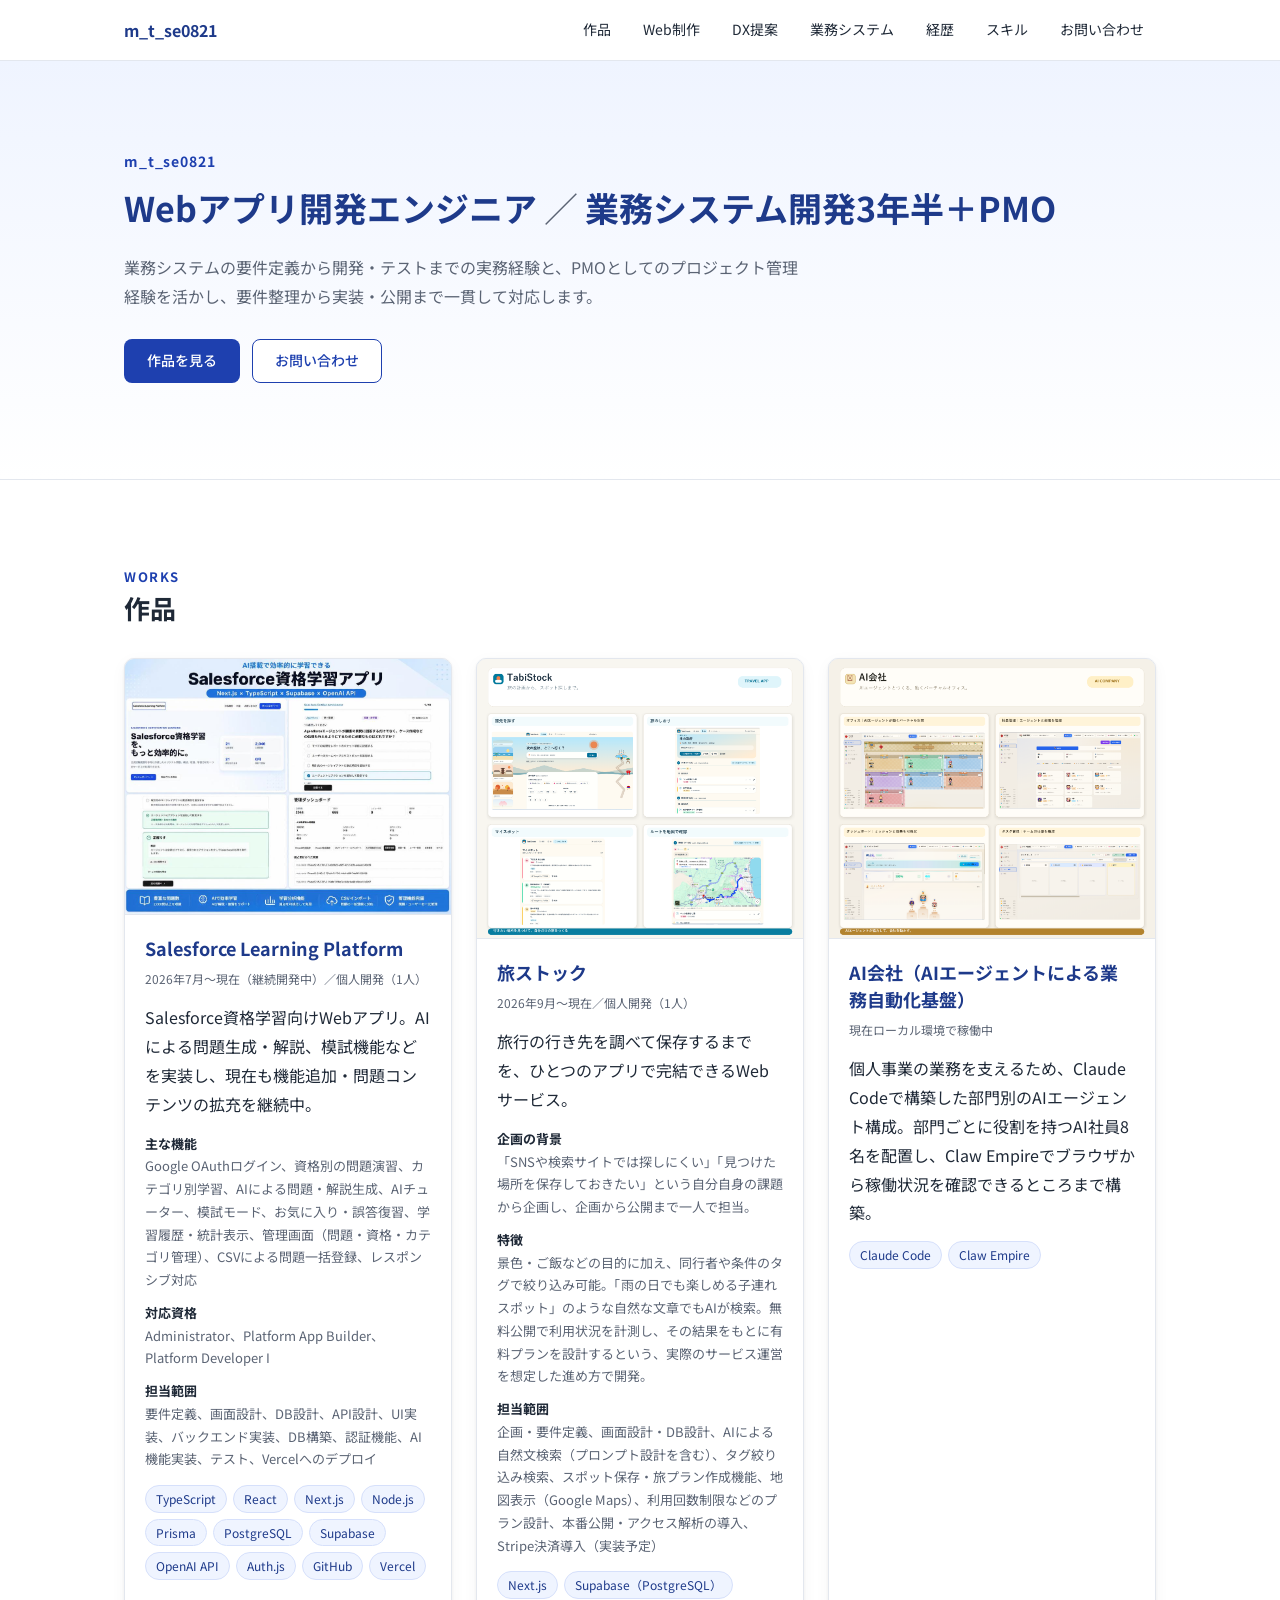
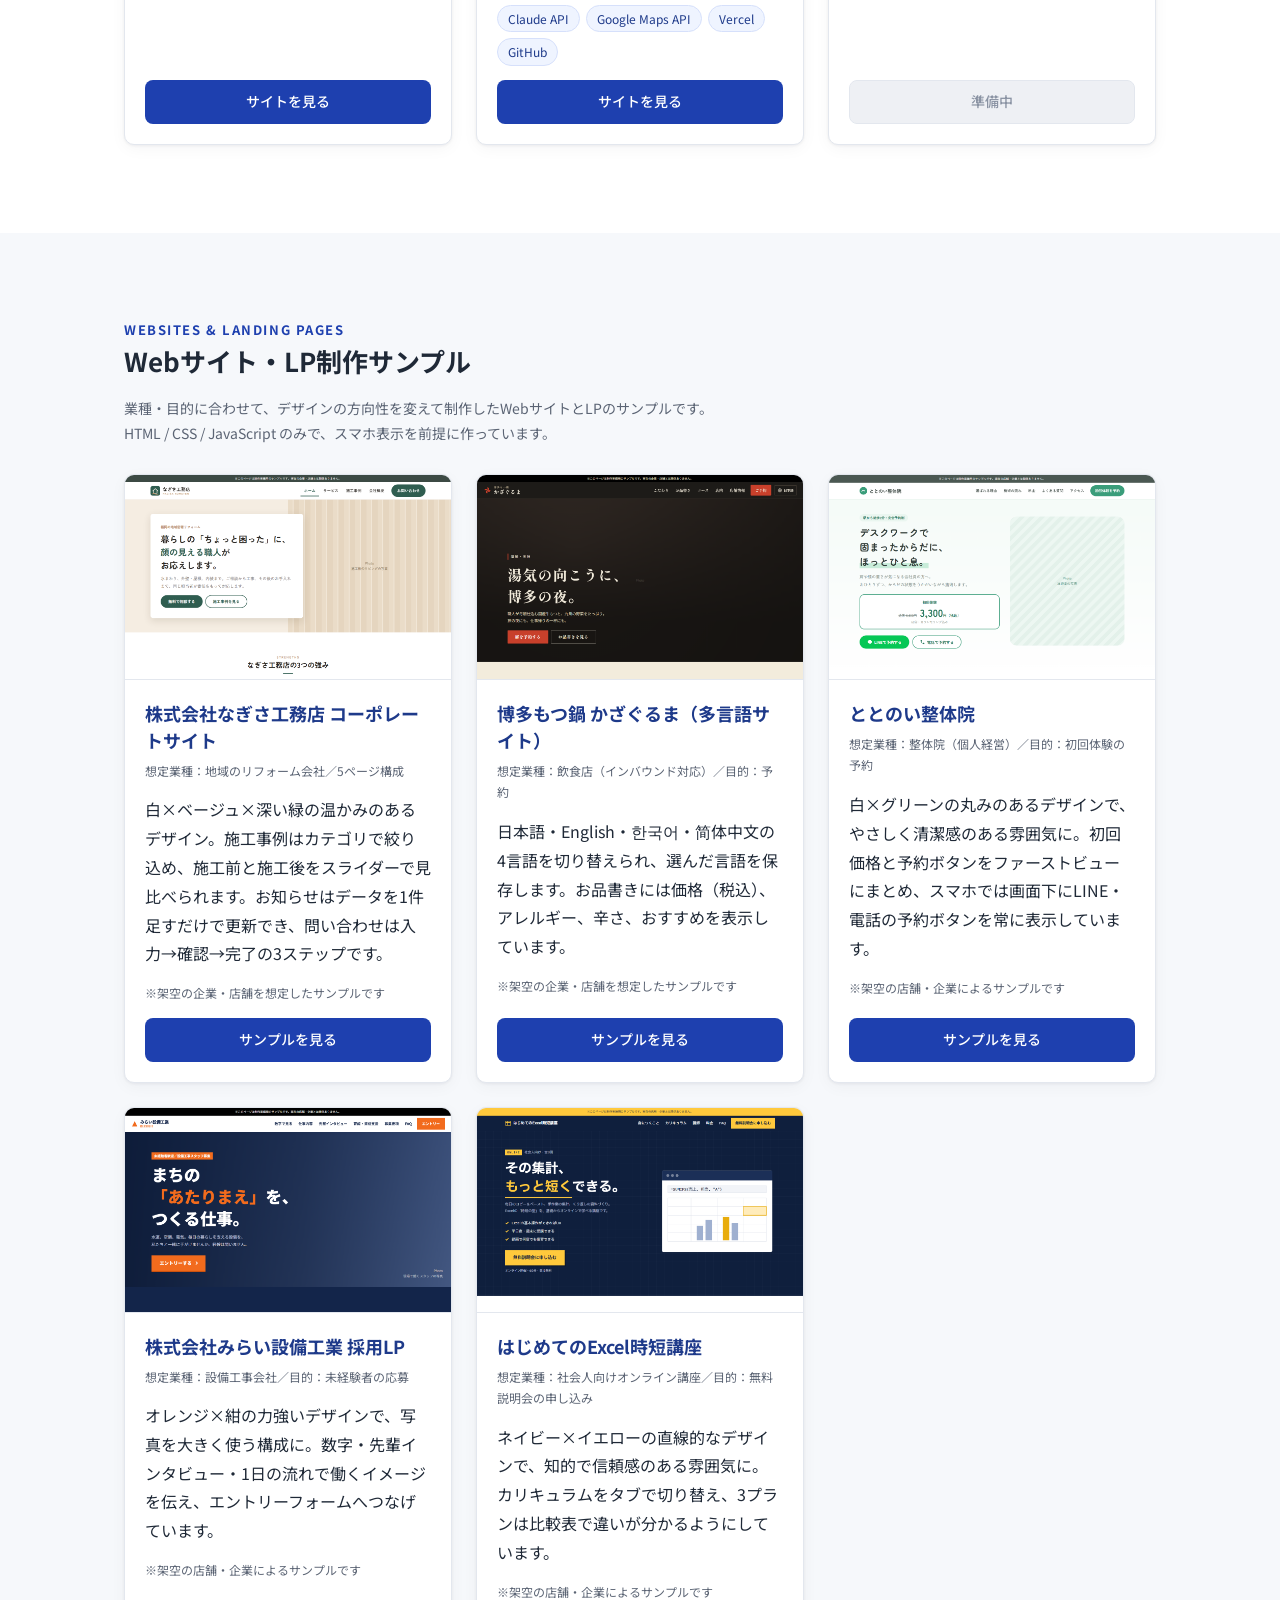
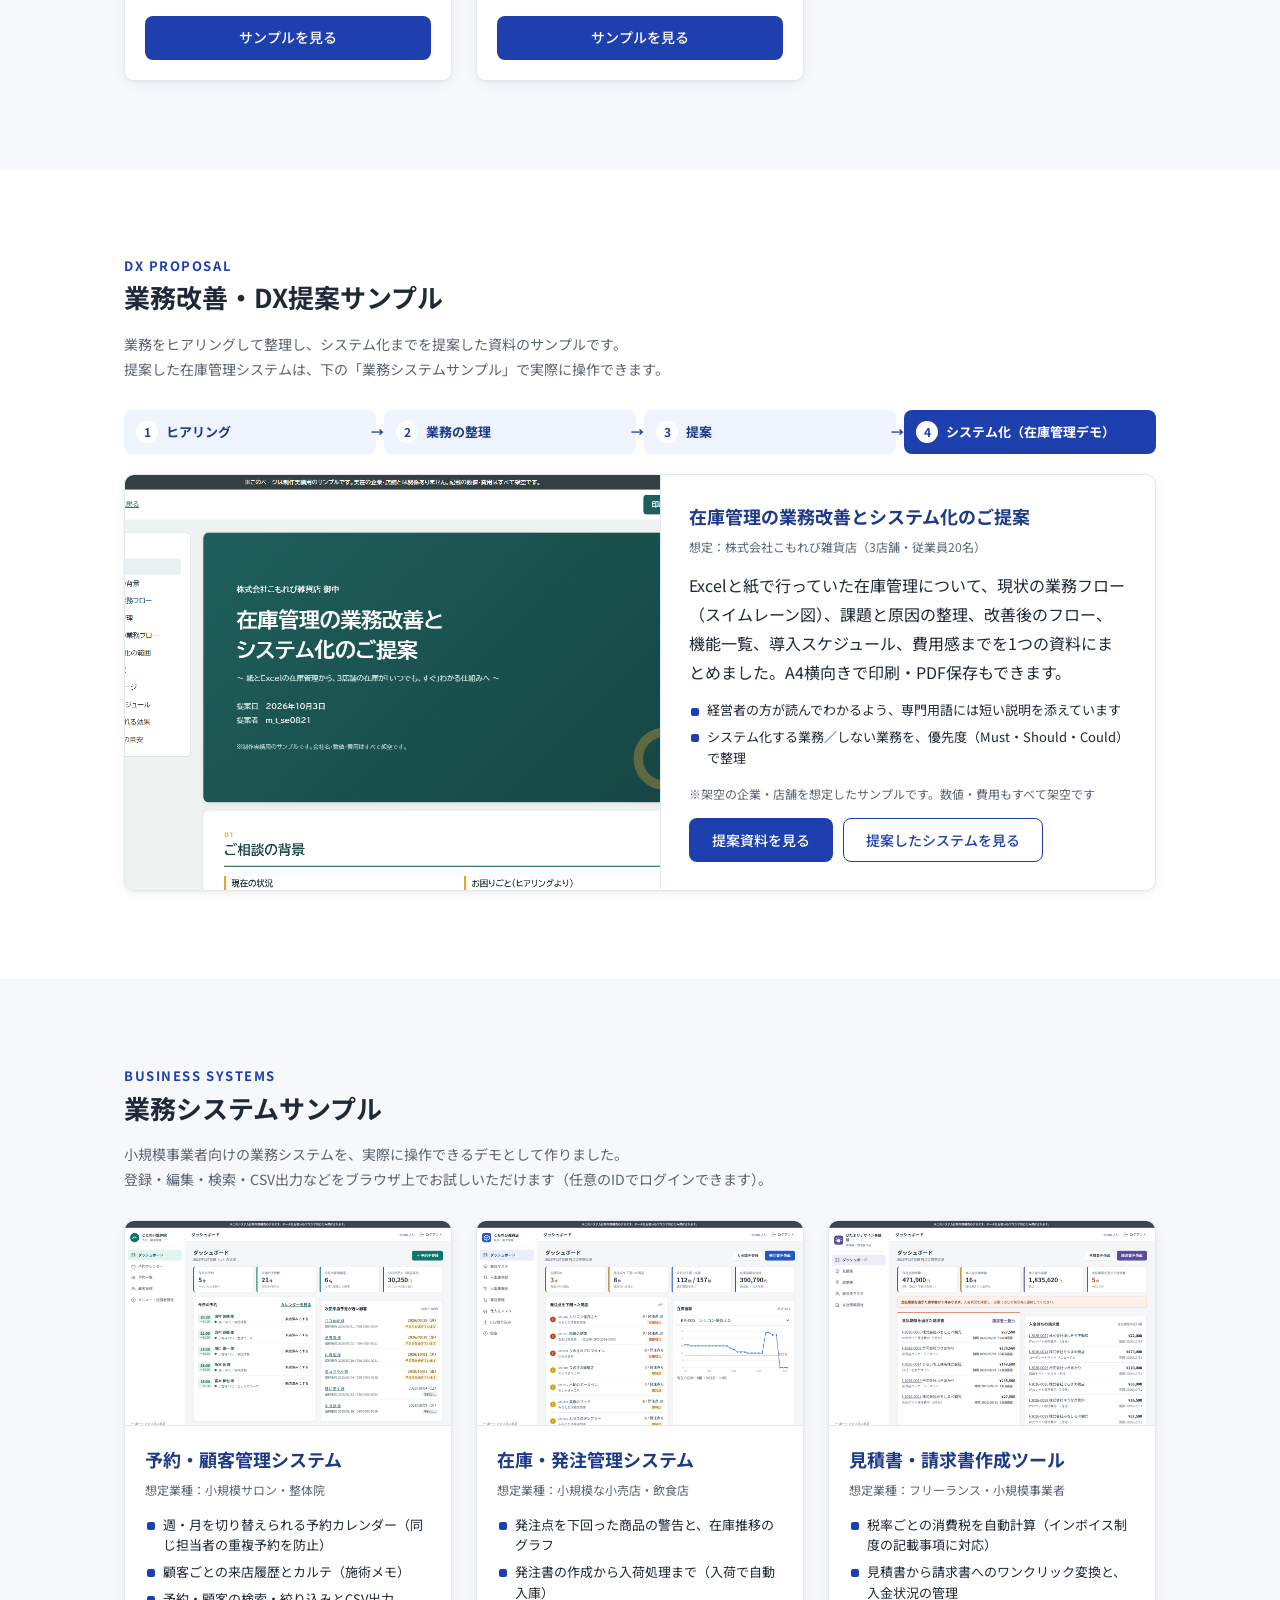
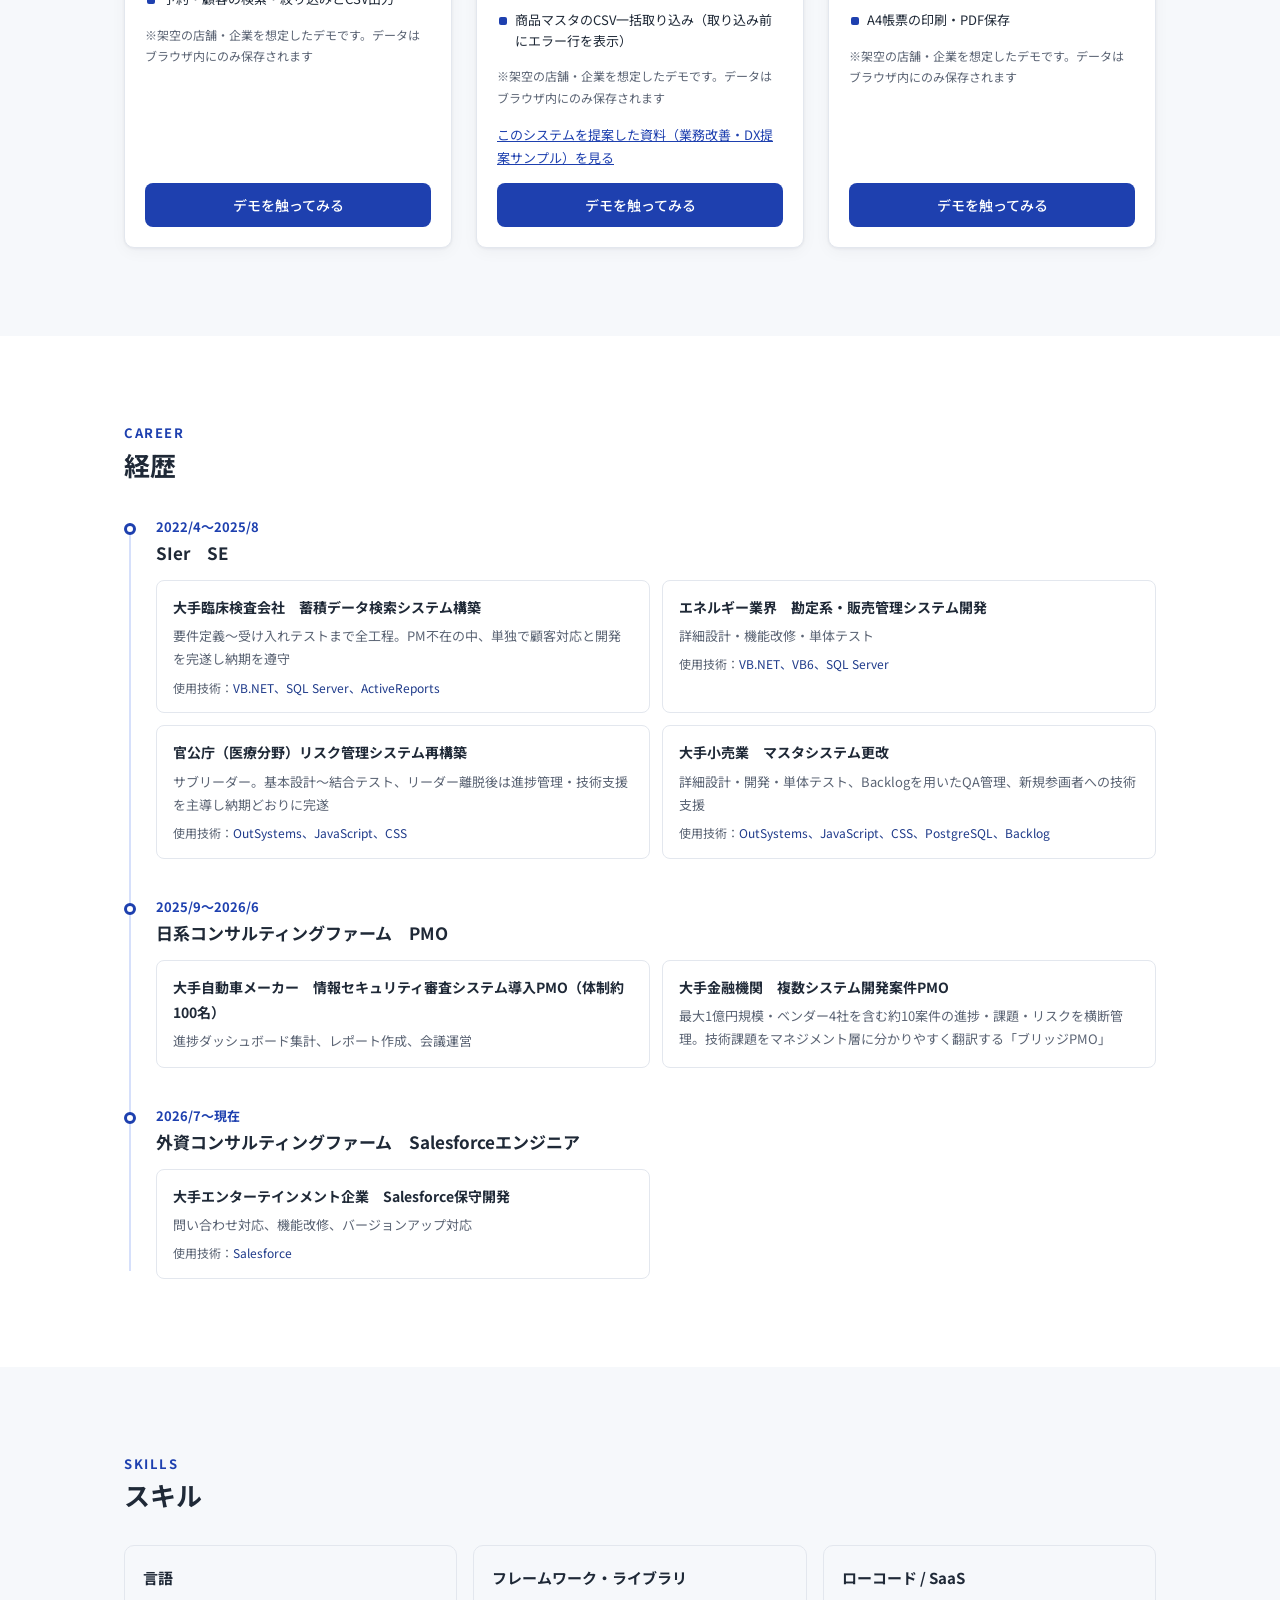
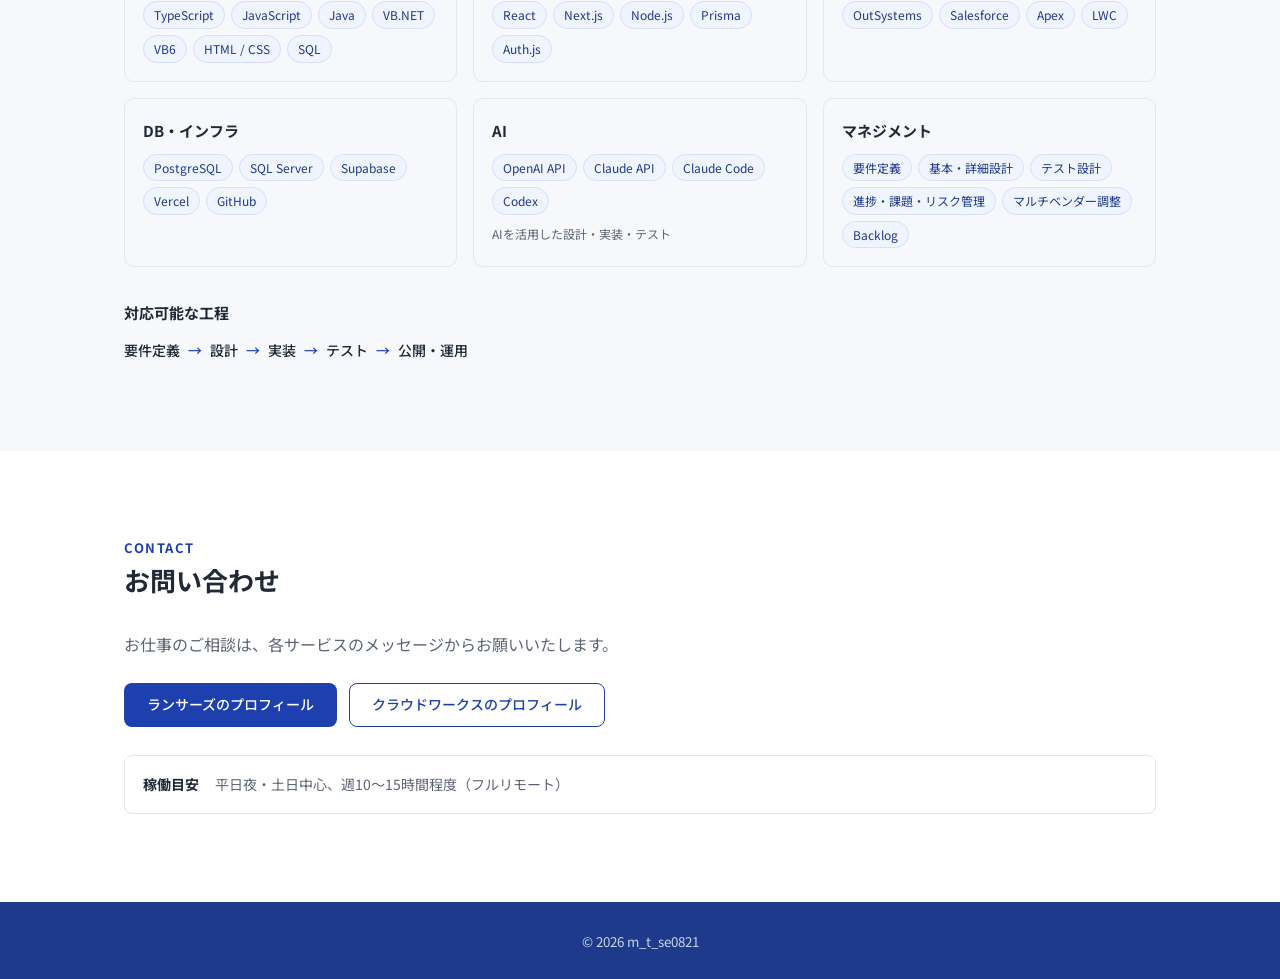
<file: index.html>
<!DOCTYPE html>
<html lang="ja">
<head>
  <meta charset="UTF-8">
  <meta name="viewport" content="width=device-width, initial-scale=1">
  <title>m_t_se0821 | Webアプリ開発エンジニア ポートフォリオ</title>
  <meta name="description" content="業務システム開発3年半＋PMO経験のWebアプリ開発エンジニア m_t_se0821 のポートフォリオ。要件整理から実装・公開まで一貫して対応します。">

  <!-- OGP ※公開後、og:url と og:image を公開URL（https://〜）の絶対パスに差し替える -->
  <meta property="og:type" content="website">
  <meta property="og:title" content="m_t_se0821 | Webアプリ開発エンジニア ポートフォリオ">
  <meta property="og:description" content="業務システム開発3年半＋PMO経験のWebアプリ開発エンジニア。要件整理から実装・公開まで一貫して対応します。">
  <meta property="og:url" content="https://example.vercel.app/">
  <meta property="og:image" content="https://example.vercel.app/images/ogp.png">
  <meta property="og:locale" content="ja_JP">
  <meta name="twitter:card" content="summary_large_image">

  <link rel="icon" href="favicon.svg" type="image/svg+xml">

  <link rel="preconnect" href="https://fonts.googleapis.com">
  <link rel="preconnect" href="https://fonts.gstatic.com" crossorigin>
  <link href="https://fonts.googleapis.com/css2?family=Noto+Sans+JP:wght@400;500;700&display=swap" rel="stylesheet">
  <link rel="stylesheet" href="css/style.css">
  <script src="js/main.js" defer></script>
</head>
<body>

  <!-- ===== ヘッダー ===== -->
  <header class="site-header">
    <div class="container header-inner">
      <a href="#top" class="logo">m_t_se0821</a>
      <nav class="nav" aria-label="ページ内ナビゲーション">
        <a href="#works">作品</a>
        <a href="#lp">Web制作</a>
        <a href="#dx">DX提案</a>
        <a href="#systems">業務システム</a>
        <a href="#career">経歴</a>
        <a href="#skills">スキル</a>
        <a href="#contact">お問い合わせ</a>
      </nav>
    </div>
  </header>

  <main id="top">

    <!-- ===== ファーストビュー ===== -->
    <section class="hero">
      <div class="container">
        <p class="hero-name">m_t_se0821</p>
        <h1 class="hero-title">Webアプリ開発エンジニア<span class="sep">／</span><br class="sp-only">業務システム開発3年半＋PMO</h1>
        <p class="hero-lead">業務システムの要件定義から開発・テストまでの実務経験と、PMOとしてのプロジェクト管理経験を活かし、要件整理から実装・公開まで一貫して対応します。</p>
        <div class="hero-actions">
          <a href="#works" class="btn btn-primary">作品を見る</a>
          <a href="#contact" class="btn btn-outline">お問い合わせ</a>
        </div>
      </div>
    </section>

    <!-- ===== 作品 ===== -->
    <section id="works" class="section">
      <div class="container">
        <h2 class="section-title"><span class="en">Works</span>作品</h2>

        <div class="works-grid">

          <!-- 作品1：Salesforce Learning Platform -->
          <article class="work-card">
            <!-- スクショ：images/salesforce-learning.png を配置する -->
            <div class="work-thumb">
              <img src="images/salesforce-learning.png" alt="Salesforce Learning Platform の画面" loading="lazy" width="1200" height="750">
            </div>
            <div class="work-body">
              <h3 class="work-title">Salesforce Learning Platform</h3>
              <p class="work-meta">2026年7月〜現在（継続開発中）／個人開発（1人）</p>
              <p class="work-desc">Salesforce資格学習向けWebアプリ。AIによる問題生成・解説、模試機能などを実装し、現在も機能追加・問題コンテンツの拡充を継続中。</p>

              <dl class="work-detail">
                <dt>主な機能</dt>
                <dd>Google OAuthログイン、資格別の問題演習、カテゴリ別学習、AIによる問題・解説生成、AIチューター、模試モード、お気に入り・誤答復習、学習履歴・統計表示、管理画面（問題・資格・カテゴリ管理）、CSVによる問題一括登録、レスポンシブ対応</dd>
                <dt>対応資格</dt>
                <dd>Administrator、Platform App Builder、Platform Developer I</dd>
                <dt>担当範囲</dt>
                <dd>要件定義、画面設計、DB設計、API設計、UI実装、バックエンド実装、DB構築、認証機能、AI機能実装、テスト、Vercelへのデプロイ</dd>
              </dl>

              <ul class="tags" aria-label="使用技術">
                <li>TypeScript</li><li>React</li><li>Next.js</li><li>Node.js</li><li>Prisma</li><li>PostgreSQL</li><li>Supabase</li><li>OpenAI API</li><li>Auth.js</li><li>GitHub</li><li>Vercel</li>
              </ul>

              <a href="https://salesforce-learning-app.vercel.app/" class="btn btn-primary btn-block" target="_blank" rel="noopener noreferrer">サイトを見る</a>
            </div>
          </article>

          <!-- 作品2：旅ストック -->
          <article class="work-card">
            <!-- スクショ：images/tabistock.png を配置する -->
            <div class="work-thumb">
              <img src="images/tabistock.png" alt="旅ストックの画面" loading="lazy" width="1200" height="750">
            </div>
            <div class="work-body">
              <h3 class="work-title">旅ストック</h3>
              <p class="work-meta">2026年9月〜現在／個人開発（1人）</p>
              <p class="work-desc">旅行の行き先を調べて保存するまでを、ひとつのアプリで完結できるWebサービス。</p>

              <dl class="work-detail">
                <dt>企画の背景</dt>
                <dd>「SNSや検索サイトでは探しにくい」「見つけた場所を保存しておきたい」という自分自身の課題から企画し、企画から公開まで一人で担当。</dd>
                <dt>特徴</dt>
                <dd>景色・ご飯などの目的に加え、同行者や条件のタグで絞り込み可能。「雨の日でも楽しめる子連れスポット」のような自然な文章でもAIが検索。無料公開で利用状況を計測し、その結果をもとに有料プランを設計するという、実際のサービス運営を想定した進め方で開発。</dd>
                <dt>担当範囲</dt>
                <dd>企画・要件定義、画面設計・DB設計、AIによる自然文検索（プロンプト設計を含む）、タグ絞り込み検索、スポット保存・旅プラン作成機能、地図表示（Google Maps）、利用回数制限などのプラン設計、本番公開・アクセス解析の導入、Stripe決済導入（実装予定）</dd>
              </dl>

              <ul class="tags" aria-label="使用技術">
                <li>Next.js</li><li>Supabase（PostgreSQL）</li><li>Claude API</li><li>Google Maps API</li><li>Vercel</li><li>GitHub</li>
              </ul>

              <a href="https://tabistock-three.vercel.app/" class="btn btn-primary btn-block" target="_blank" rel="noopener noreferrer">サイトを見る</a>
            </div>
          </article>

          <!-- ============================================================
               ★作品3：AI会社 ここから（本人が後で追記・修正する箇所）
               - 説明文・担当範囲・使用技術は必要に応じて書き換える
               - スクショは images/ai-company.png を配置
               - 公開URLができたら、下の「準備中」ボタンを
                 <a href="公開URL" class="btn btn-primary btn-block" target="_blank" rel="noopener noreferrer">サイトを見る</a>
                 に差し替える
               ============================================================ -->
          <article class="work-card">
            <div class="work-thumb">
              <img src="images/ai-company.png" alt="AI会社（AIエージェントによる業務自動化基盤）の稼働画面" loading="lazy" width="1200" height="750">
            </div>
            <div class="work-body">
              <h3 class="work-title">AI会社（AIエージェントによる業務自動化基盤）</h3>
              <p class="work-meta">現在ローカル環境で稼働中</p>
              <p class="work-desc">個人事業の業務を支えるため、Claude Codeで構築した部門別のAIエージェント構成。部門ごとに役割を持つAI社員8名を配置し、Claw Empireでブラウザから稼働状況を確認できるところまで構築。</p>

              <ul class="tags" aria-label="使用技術">
                <li>Claude Code</li><li>Claw Empire</li>
              </ul>

              <span class="btn btn-disabled btn-block" aria-disabled="true">準備中</span>
            </div>
          </article>
          <!-- ★作品3：AI会社 ここまで -->

        </div>
      </div>
    </section>

    <!-- ===== LP制作サンプル ===== -->
    <section id="lp" class="section section-alt">
      <div class="container">
        <h2 class="section-title"><span class="en">Websites &amp; Landing Pages</span>Webサイト・LP制作サンプル</h2>
        <p class="section-lead">業種・目的に合わせて、デザインの方向性を変えて制作したWebサイトとLPのサンプルです。<br class="sp-hide">HTML / CSS / JavaScript のみで、スマホ表示を前提に作っています。</p>

        <div class="works-grid">

<!-- ★Webサイト制作サンプル（複数ページ・多言語） -->
          <article class="work-card">
            <div class="work-thumb">
              <img src="images/lp-corporate.png" alt="コーポレートサイトのサンプル「株式会社なぎさ工務店」のトップページ" loading="lazy" width="1280" height="800">
            </div>
            <div class="work-body">
              <h3 class="work-title">株式会社なぎさ工務店 コーポレートサイト</h3>
              <p class="work-meta">想定業種：地域のリフォーム会社／5ページ構成</p>
              <p class="work-desc">白×ベージュ×深い緑の温かみのあるデザイン。施工事例はカテゴリで絞り込め、施工前と施工後をスライダーで見比べられます。お知らせはデータを1件足すだけで更新でき、問い合わせは入力→確認→完了の3ステップです。</p>
              <p class="lp-fiction">※架空の企業・店舗を想定したサンプルです</p>
              <a href="samples/corporate/" class="btn btn-primary btn-block" target="_blank" rel="noopener">サンプルを見る</a>
            </div>
          </article>

          <article class="work-card">
            <div class="work-thumb">
              <img src="images/lp-restaurant.png" alt="飲食店の多言語サイトのサンプル「博多もつ鍋 かざぐるま」のファーストビュー" loading="lazy" width="1280" height="800">
            </div>
            <div class="work-body">
              <h3 class="work-title">博多もつ鍋 かざぐるま（多言語サイト）</h3>
              <p class="work-meta">想定業種：飲食店（インバウンド対応）／目的：予約</p>
              <p class="work-desc">日本語・English・한국어・简体中文の4言語を切り替えられ、選んだ言語を保存します。お品書きには価格（税込）、アレルギー、辛さ、おすすめを表示しています。</p>
              <p class="lp-fiction">※架空の企業・店舗を想定したサンプルです</p>
              <a href="samples/restaurant/" class="btn btn-primary btn-block" target="_blank" rel="noopener">サンプルを見る</a>
            </div>
          </article>

<!-- ★LP制作サンプル -->

          <article class="work-card">
            <div class="work-thumb">
              <img src="images/lp-seitai.png" alt="整体院LPサンプル「ととのい整体院」のファーストビュー" loading="lazy" width="1280" height="800">
            </div>
            <div class="work-body">
              <h3 class="work-title">ととのい整体院</h3>
              <p class="work-meta">想定業種：整体院（個人経営）／目的：初回体験の予約</p>
              <p class="work-desc">白×グリーンの丸みのあるデザインで、やさしく清潔感のある雰囲気に。初回価格と予約ボタンをファーストビューにまとめ、スマホでは画面下にLINE・電話の予約ボタンを常に表示しています。</p>
              <p class="lp-fiction">※架空の店舗・企業によるサンプルです</p>
              <a href="samples/seitai/" class="btn btn-primary btn-block" target="_blank" rel="noopener">サンプルを見る</a>
            </div>
          </article>

          <article class="work-card">
            <div class="work-thumb">
              <img src="images/lp-recruit.png" alt="採用LPサンプル「株式会社みらい設備工業」のファーストビュー" loading="lazy" width="1280" height="800">
            </div>
            <div class="work-body">
              <h3 class="work-title">株式会社みらい設備工業 採用LP</h3>
              <p class="work-meta">想定業種：設備工事会社／目的：未経験者の応募</p>
              <p class="work-desc">オレンジ×紺の力強いデザインで、写真を大きく使う構成に。数字・先輩インタビュー・1日の流れで働くイメージを伝え、エントリーフォームへつなげています。</p>
              <p class="lp-fiction">※架空の店舗・企業によるサンプルです</p>
              <a href="samples/recruit/" class="btn btn-primary btn-block" target="_blank" rel="noopener">サンプルを見る</a>
            </div>
          </article>

          <article class="work-card">
            <div class="work-thumb">
              <img src="images/lp-school.png" alt="講座LPサンプル「はじめてのExcel時短講座」のファーストビュー" loading="lazy" width="1280" height="800">
            </div>
            <div class="work-body">
              <h3 class="work-title">はじめてのExcel時短講座</h3>
              <p class="work-meta">想定業種：社会人向けオンライン講座／目的：無料説明会の申し込み</p>
              <p class="work-desc">ネイビー×イエローの直線的なデザインで、知的で信頼感のある雰囲気に。カリキュラムをタブで切り替え、3プランは比較表で違いが分かるようにしています。</p>
              <p class="lp-fiction">※架空の店舗・企業によるサンプルです</p>
              <a href="samples/school/" class="btn btn-primary btn-block" target="_blank" rel="noopener">サンプルを見る</a>
            </div>
          </article>

        </div>
      </div>
    </section>

    <!-- ===== 業務改善・DX提案サンプル ===== -->
    <section id="dx" class="section">
      <div class="container">
        <h2 class="section-title"><span class="en">DX Proposal</span>業務改善・DX提案サンプル</h2>
        <p class="section-lead">業務をヒアリングして整理し、システム化までを提案した資料のサンプルです。<br class="sp-hide">提案した在庫管理システムは、下の「業務システムサンプル」で実際に操作できます。</p>

        <ol class="dx-steps" aria-label="支援の流れ">
          <li><span class="dx-step-num">1</span>ヒアリング</li>
          <li><span class="dx-step-num">2</span>業務の整理</li>
          <li><span class="dx-step-num">3</span>提案</li>
          <li><a href="#sys-inventory"><span class="dx-step-num">4</span>システム化（在庫管理デモ）</a></li>
        </ol>

        <article class="work-card case-card">
          <div class="work-thumb">
            <img src="images/case-dx.png" alt="提案資料「在庫管理の業務改善とシステム化のご提案」の表紙と目次" loading="lazy" width="1280" height="800">
          </div>
          <div class="work-body">
            <h3 class="work-title">在庫管理の業務改善とシステム化のご提案</h3>
            <p class="work-meta">想定：株式会社こもれび雑貨店（3店舗・従業員20名）</p>
            <p class="work-desc">Excelと紙で行っていた在庫管理について、現状の業務フロー（スイムレーン図）、課題と原因の整理、改善後のフロー、機能一覧、導入スケジュール、費用感までを1つの資料にまとめました。A4横向きで印刷・PDF保存もできます。</p>
            <ul class="feature-list">
              <li>経営者の方が読んでわかるよう、専門用語には短い説明を添えています</li>
              <li>システム化する業務／しない業務を、優先度（Must・Should・Could）で整理</li>
            </ul>
            <p class="lp-fiction">※架空の企業・店舗を想定したサンプルです。数値・費用もすべて架空です</p>
            <div class="case-actions">
              <a href="cases/dx-proposal/" class="btn btn-primary" target="_blank" rel="noopener">提案資料を見る</a>
              <a href="#sys-inventory" class="btn btn-outline">提案したシステムを見る</a>
            </div>
          </div>
        </article>
      </div>
    </section>

    <!-- ===== 業務システムサンプル ===== -->
    <section id="systems" class="section section-alt">
      <div class="container">
        <h2 class="section-title"><span class="en">Business Systems</span>業務システムサンプル</h2>
        <p class="section-lead">小規模事業者向けの業務システムを、実際に操作できるデモとして作りました。<br class="sp-hide">登録・編集・検索・CSV出力などをブラウザ上でお試しいただけます（任意のIDでログインできます）。</p>

        <div class="works-grid">

          <article class="work-card">
            <div class="work-thumb">
              <img src="images/sys-reserve.png" alt="予約・顧客管理システムのダッシュボード画面" loading="lazy" width="1280" height="800">
            </div>
            <div class="work-body">
              <h3 class="work-title">予約・顧客管理システム</h3>
              <p class="work-meta">想定業種：小規模サロン・整体院</p>
              <ul class="feature-list">
                <li>週・月を切り替えられる予約カレンダー（同じ担当者の重複予約を防止）</li>
                <li>顧客ごとの来店履歴とカルテ（施術メモ）</li>
                <li>予約・顧客の検索・絞り込みとCSV出力</li>
              </ul>
              <p class="lp-fiction">※架空の店舗・企業を想定したデモです。データはブラウザ内にのみ保存されます</p>
              <a href="systems/reserve/" class="btn btn-primary btn-block" target="_blank" rel="noopener">デモを触ってみる</a>
            </div>
          </article>

          <article class="work-card" id="sys-inventory">
            <div class="work-thumb">
              <img src="images/sys-inventory.png" alt="在庫・発注管理システムのダッシュボード画面" loading="lazy" width="1280" height="800">
            </div>
            <div class="work-body">
              <h3 class="work-title">在庫・発注管理システム</h3>
              <p class="work-meta">想定業種：小規模な小売店・飲食店</p>
              <ul class="feature-list">
                <li>発注点を下回った商品の警告と、在庫推移のグラフ</li>
                <li>発注書の作成から入荷処理まで（入荷で自動入庫）</li>
                <li>商品マスタのCSV一括取り込み（取り込み前にエラー行を表示）</li>
              </ul>
              <p class="lp-fiction">※架空の店舗・企業を想定したデモです。データはブラウザ内にのみ保存されます</p>
              <p class="case-link"><a href="#dx">このシステムを提案した資料（業務改善・DX提案サンプル）を見る</a></p>
              <a href="systems/inventory/" class="btn btn-primary btn-block" target="_blank" rel="noopener">デモを触ってみる</a>
            </div>
          </article>

          <article class="work-card">
            <div class="work-thumb">
              <img src="images/sys-invoice.png" alt="見積書・請求書作成ツールのダッシュボード画面" loading="lazy" width="1280" height="800">
            </div>
            <div class="work-body">
              <h3 class="work-title">見積書・請求書作成ツール</h3>
              <p class="work-meta">想定業種：フリーランス・小規模事業者</p>
              <ul class="feature-list">
                <li>税率ごとの消費税を自動計算（インボイス制度の記載事項に対応）</li>
                <li>見積書から請求書へのワンクリック変換と、入金状況の管理</li>
                <li>A4帳票の印刷・PDF保存</li>
              </ul>
              <p class="lp-fiction">※架空の店舗・企業を想定したデモです。データはブラウザ内にのみ保存されます</p>
              <a href="systems/invoice/" class="btn btn-primary btn-block" target="_blank" rel="noopener">デモを触ってみる</a>
            </div>
          </article>

        </div>
      </div>
    </section>

    <!-- ===== 経歴 ===== -->
    <section id="career" class="section">
      <div class="container">
        <h2 class="section-title"><span class="en">Career</span>経歴</h2>

        <ol class="timeline">
          <li class="timeline-item">
            <p class="timeline-period">2022/4〜2025/8</p>
            <h3 class="timeline-role">SIer　SE</h3>
            <ul class="timeline-projects">
              <li>
                <p class="project-name">大手臨床検査会社　蓄積データ検索システム構築</p>
                <p>要件定義〜受け入れテストまで全工程。PM不在の中、単独で顧客対応と開発を完遂し納期を遵守</p>
                <p class="project-tech">VB.NET、SQL Server、ActiveReports</p>
              </li>
              <li>
                <p class="project-name">エネルギー業界　勘定系・販売管理システム開発</p>
                <p>詳細設計・機能改修・単体テスト</p>
                <p class="project-tech">VB.NET、VB6、SQL Server</p>
              </li>
              <li>
                <p class="project-name">官公庁（医療分野）リスク管理システム再構築</p>
                <p>サブリーダー。基本設計〜結合テスト、リーダー離脱後は進捗管理・技術支援を主導し納期どおりに完遂</p>
                <p class="project-tech">OutSystems、JavaScript、CSS</p>
              </li>
              <li>
                <p class="project-name">大手小売業　マスタシステム更改</p>
                <p>詳細設計・開発・単体テスト、Backlogを用いたQA管理、新規参画者への技術支援</p>
                <p class="project-tech">OutSystems、JavaScript、CSS、PostgreSQL、Backlog</p>
              </li>
            </ul>
          </li>

          <li class="timeline-item">
            <p class="timeline-period">2025/9〜2026/6</p>
            <h3 class="timeline-role">日系コンサルティングファーム　PMO</h3>
            <ul class="timeline-projects">
              <li>
                <p class="project-name">大手自動車メーカー　情報セキュリティ審査システム導入PMO（体制約100名）</p>
                <p>進捗ダッシュボード集計、レポート作成、会議運営</p>
              </li>
              <li>
                <p class="project-name">大手金融機関　複数システム開発案件PMO</p>
                <p>最大1億円規模・ベンダー4社を含む約10案件の進捗・課題・リスクを横断管理。技術課題をマネジメント層に分かりやすく翻訳する「ブリッジPMO」</p>
              </li>
            </ul>
          </li>

          <li class="timeline-item">
            <p class="timeline-period">2026/7〜現在</p>
            <h3 class="timeline-role">外資コンサルティングファーム　Salesforceエンジニア</h3>
            <ul class="timeline-projects">
              <li>
                <p class="project-name">大手エンターテインメント企業　Salesforce保守開発</p>
                <p>問い合わせ対応、機能改修、バージョンアップ対応</p>
                <p class="project-tech">Salesforce</p>
              </li>
            </ul>
          </li>
        </ol>
      </div>
    </section>

    <!-- ===== スキル ===== -->
    <section id="skills" class="section section-alt">
      <div class="container">
        <h2 class="section-title"><span class="en">Skills</span>スキル</h2>

        <div class="skills-grid">
          <div class="skill-group">
            <h3>言語</h3>
            <ul class="tags">
              <li>TypeScript</li><li>JavaScript</li><li>Java</li><li>VB.NET</li><li>VB6</li><li>HTML / CSS</li><li>SQL</li>
            </ul>
          </div>
          <div class="skill-group">
            <h3>フレームワーク・ライブラリ</h3>
            <ul class="tags">
              <li>React</li><li>Next.js</li><li>Node.js</li><li>Prisma</li><li>Auth.js</li>
            </ul>
          </div>
          <div class="skill-group">
            <h3>ローコード / SaaS</h3>
            <ul class="tags">
              <li>OutSystems</li><li>Salesforce</li><li>Apex</li><li>LWC</li>
            </ul>
          </div>
          <div class="skill-group">
            <h3>DB・インフラ</h3>
            <ul class="tags">
              <li>PostgreSQL</li><li>SQL Server</li><li>Supabase</li><li>Vercel</li><li>GitHub</li>
            </ul>
          </div>
          <div class="skill-group">
            <h3>AI</h3>
            <ul class="tags">
              <li>OpenAI API</li><li>Claude API</li><li>Claude Code</li><li>Codex</li>
            </ul>
            <p class="skill-note">AIを活用した設計・実装・テスト</p>
          </div>
          <div class="skill-group">
            <h3>マネジメント</h3>
            <ul class="tags">
              <li>要件定義</li><li>基本・詳細設計</li><li>テスト設計</li><li>進捗・課題・リスク管理</li><li>マルチベンダー調整</li><li>Backlog</li>
            </ul>
          </div>
        </div>

        <div class="process">
          <h3>対応可能な工程</h3>
          <ol class="process-flow">
            <li>要件定義</li><li>設計</li><li>実装</li><li>テスト</li><li>公開・運用</li>
          </ol>
        </div>
      </div>
    </section>

    <!-- ===== お問い合わせ ===== -->
    <section id="contact" class="section">
      <div class="container contact">
        <h2 class="section-title"><span class="en">Contact</span>お問い合わせ</h2>
        <p class="contact-lead">お仕事のご相談は、各サービスのメッセージからお願いいたします。</p>

        <div class="contact-actions">
          <!-- ランサーズのプロフィールURL -->
          <a href="https://www.lancers.jp/profile/m-t-0821" class="btn btn-primary" target="_blank" rel="noopener noreferrer">ランサーズのプロフィール</a>
          <!-- クラウドワークスのプロフィールURL -->
          <a href="https://crowdworks.jp/public/employees/4977319" class="btn btn-outline" target="_blank" rel="noopener noreferrer">クラウドワークスのプロフィール</a>
        </div>

        <dl class="availability">
          <dt>稼働目安</dt>
          <dd>平日夜・土日中心、週10〜15時間程度（フルリモート）</dd>
        </dl>
      </div>
    </section>

  </main>

  <footer class="site-footer">
    <div class="container">
      <small>&copy; 2026 m_t_se0821</small>
    </div>
  </footer>

</body>
</html>
</file>
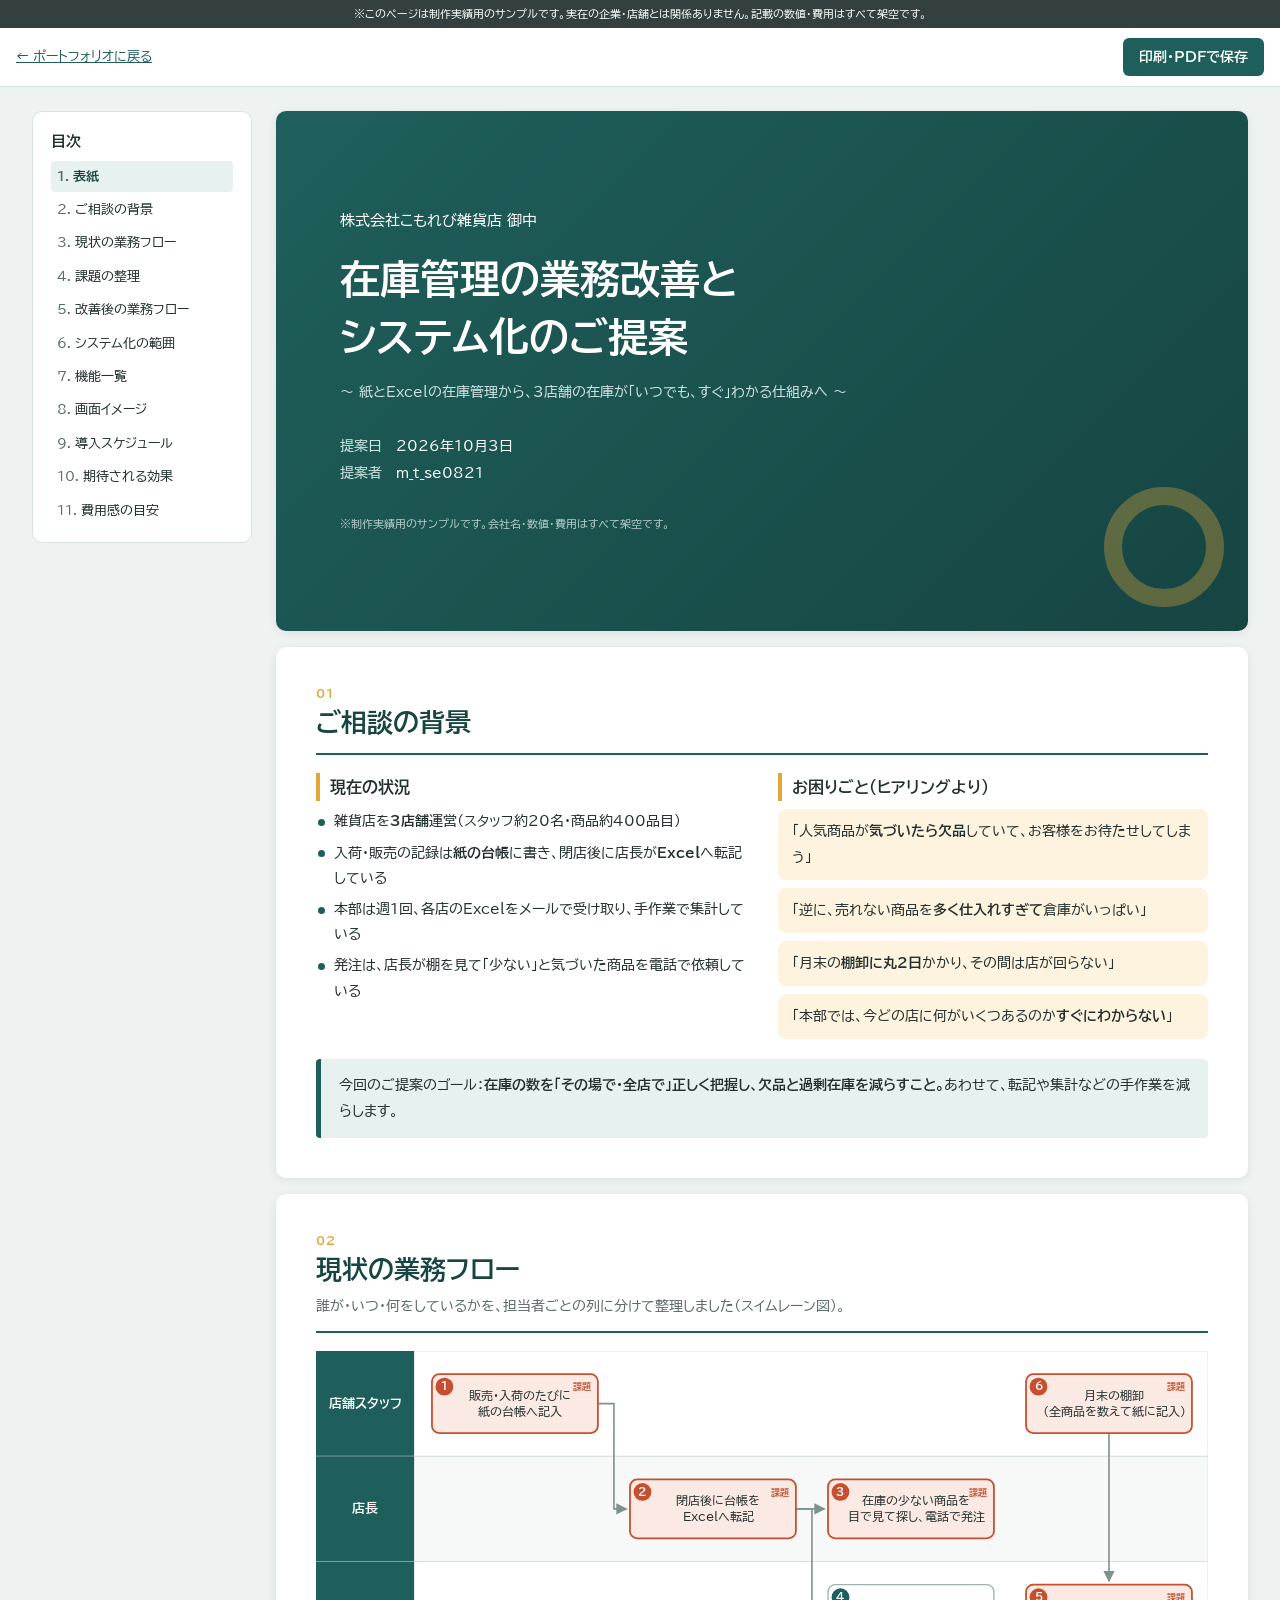
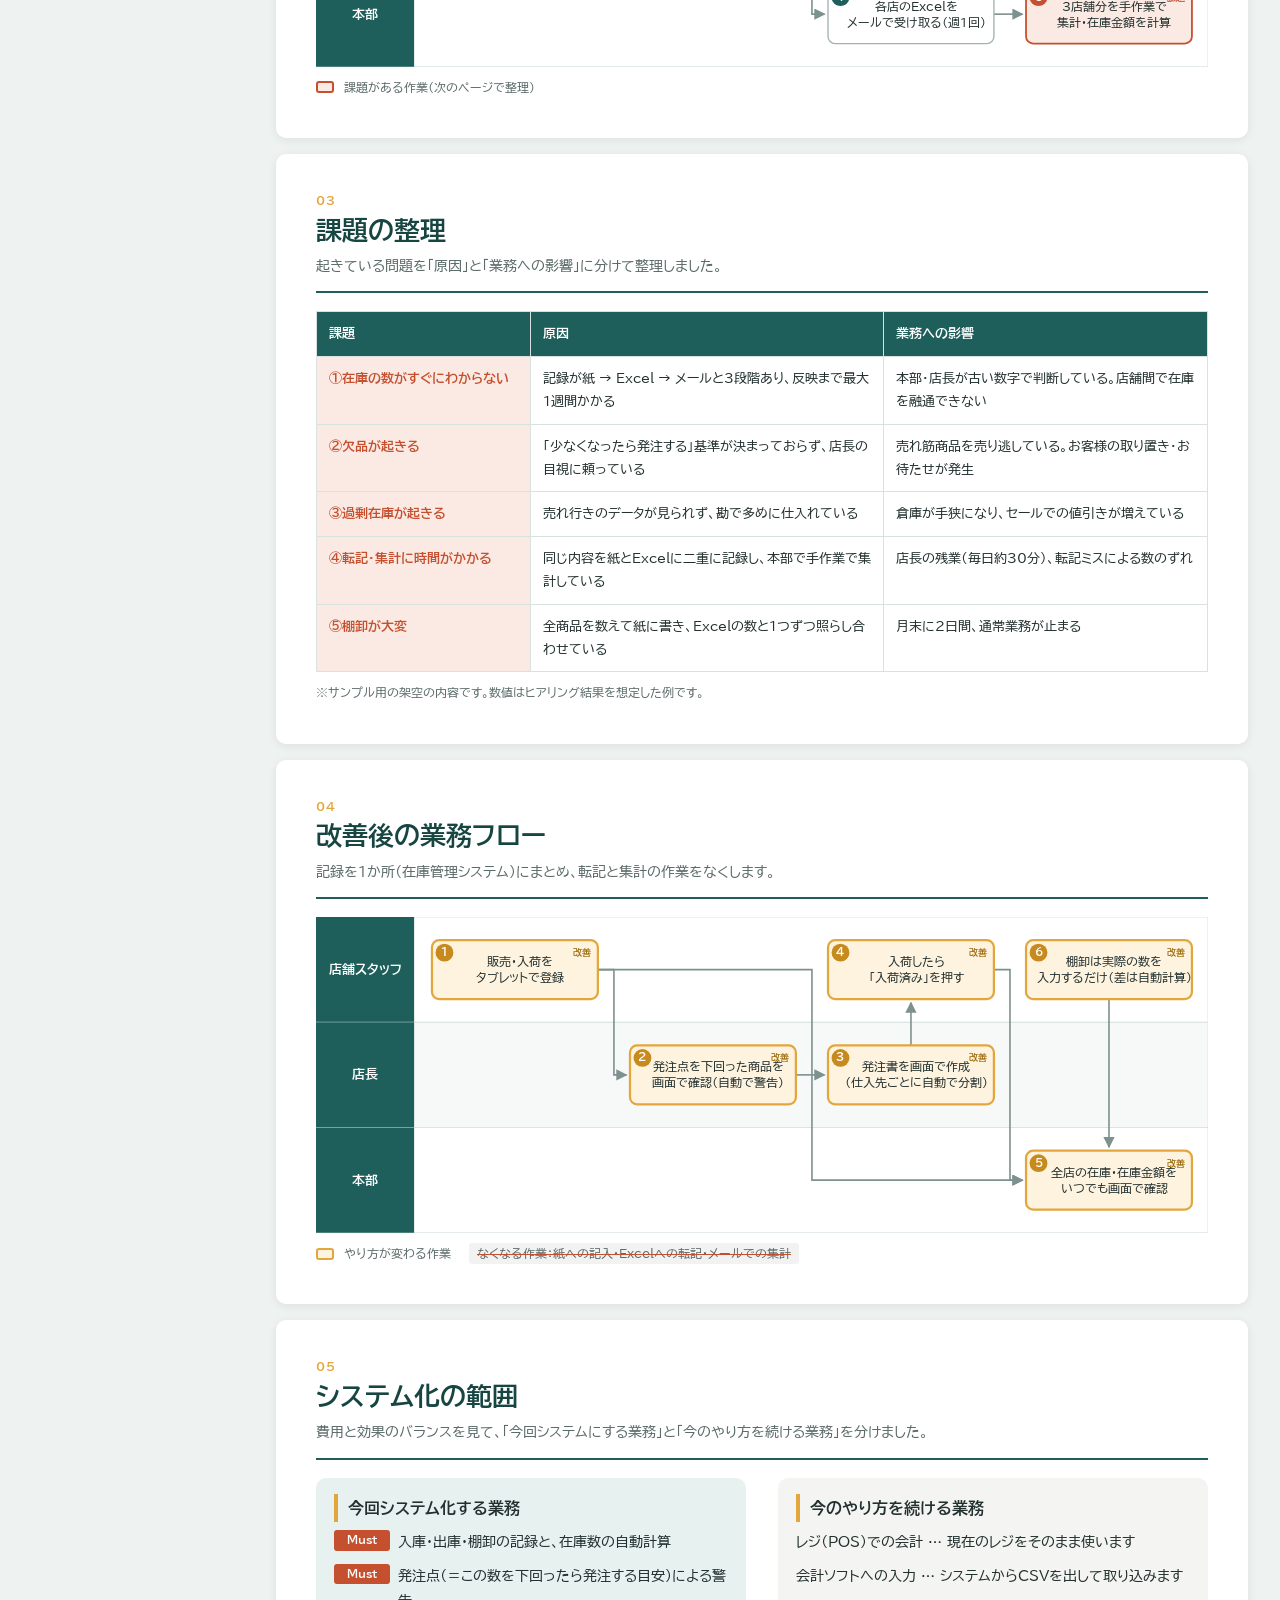
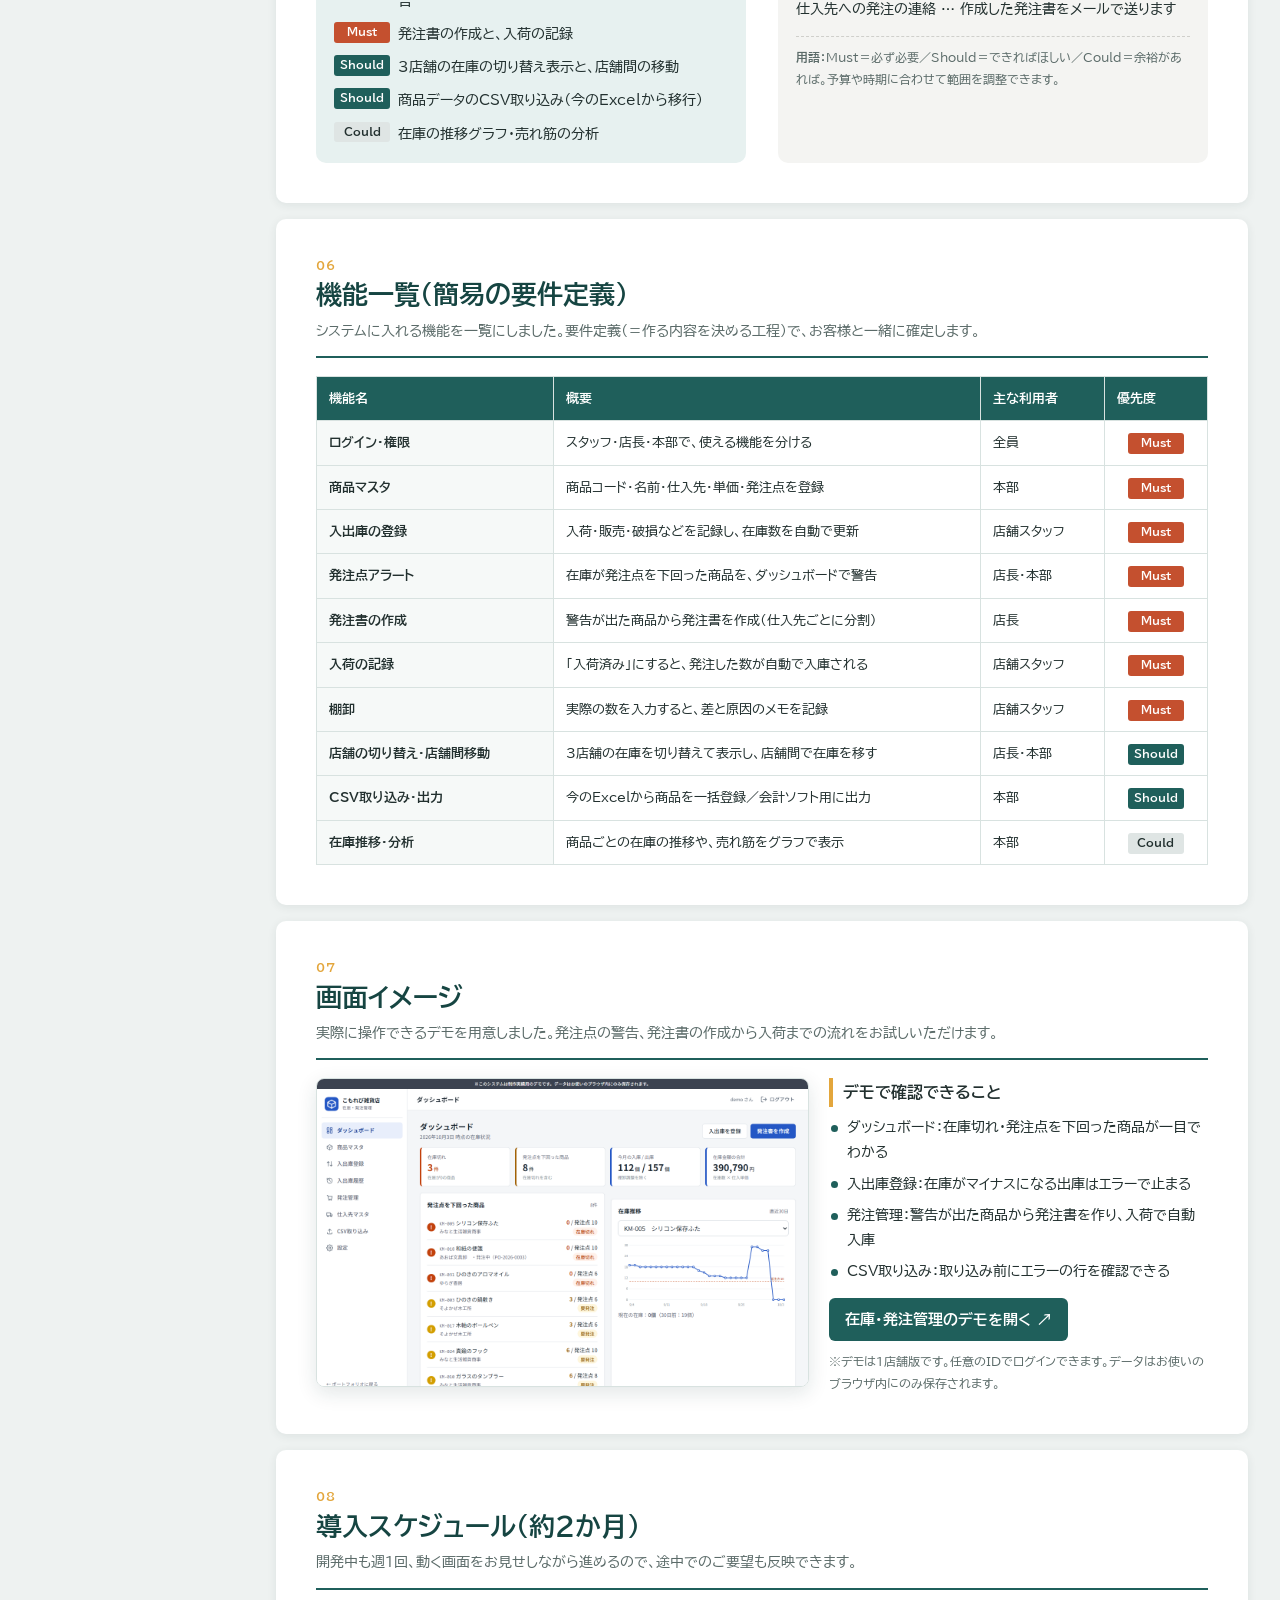
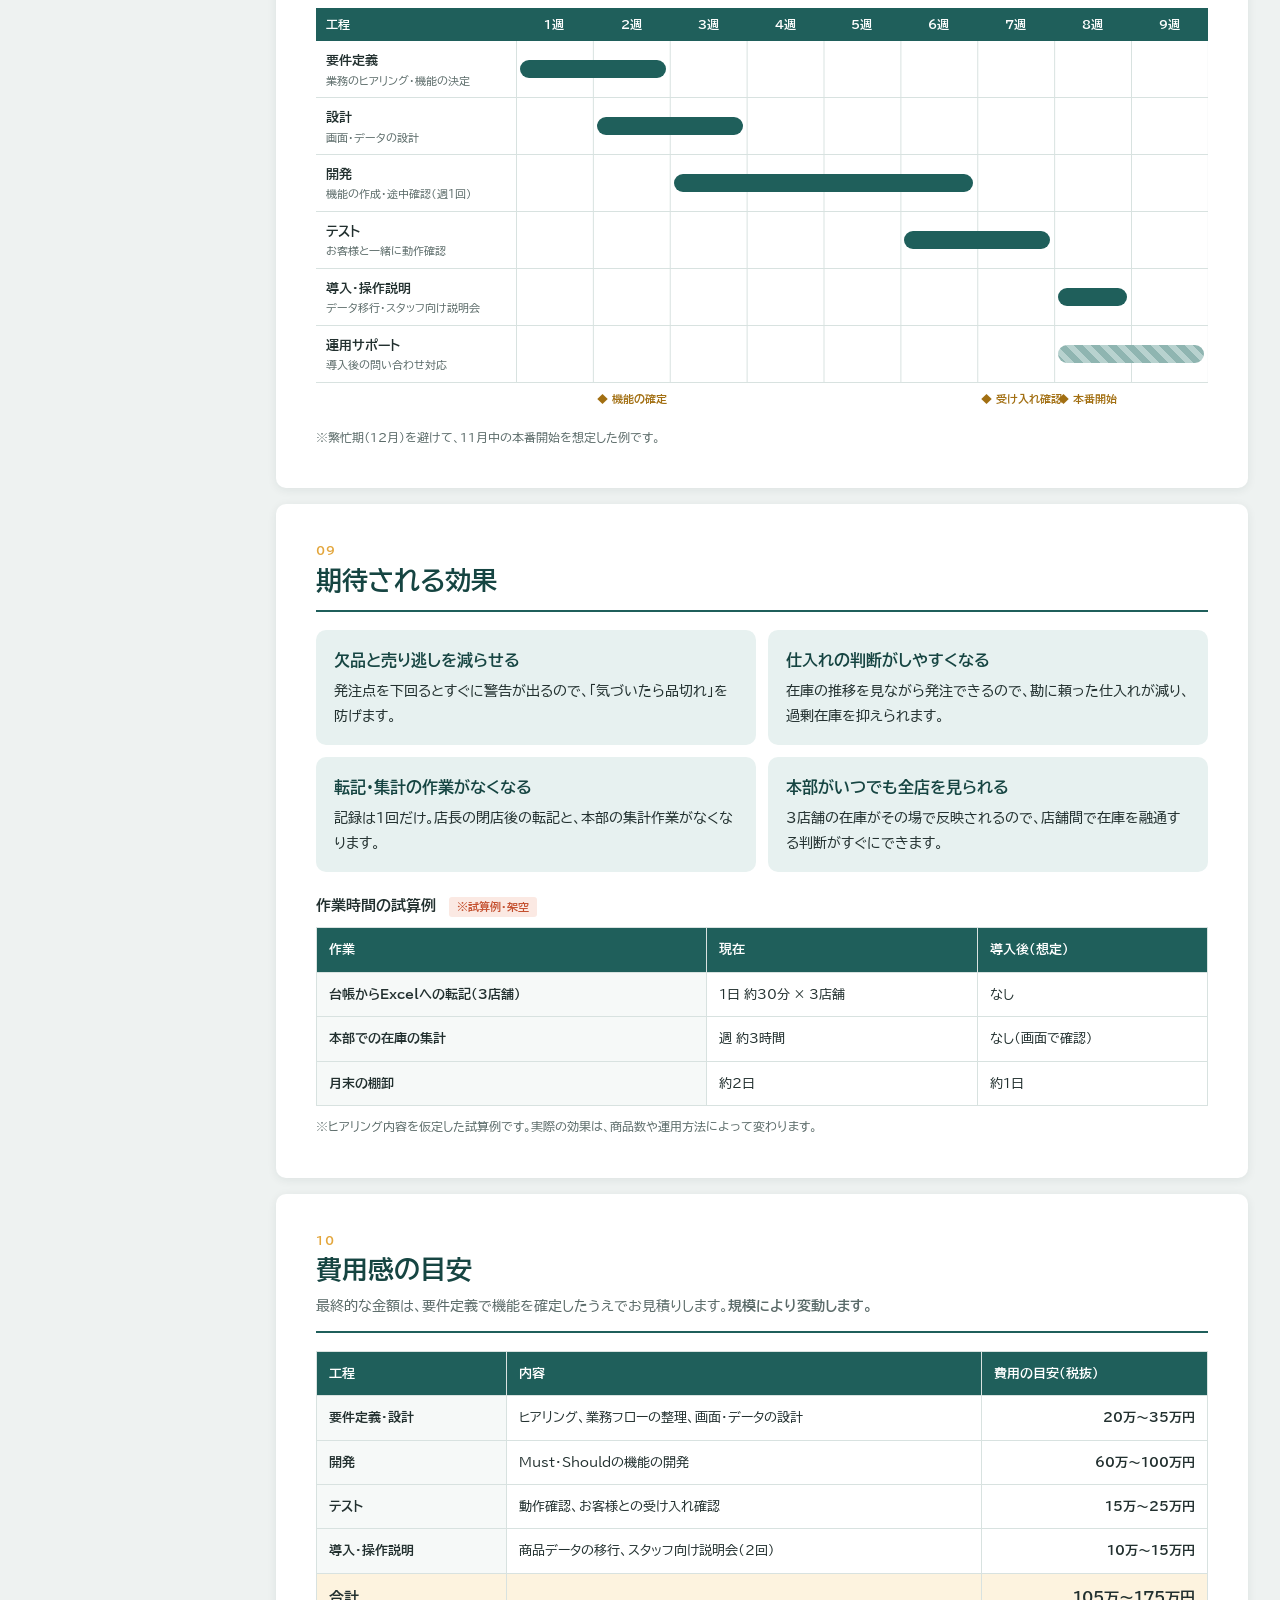
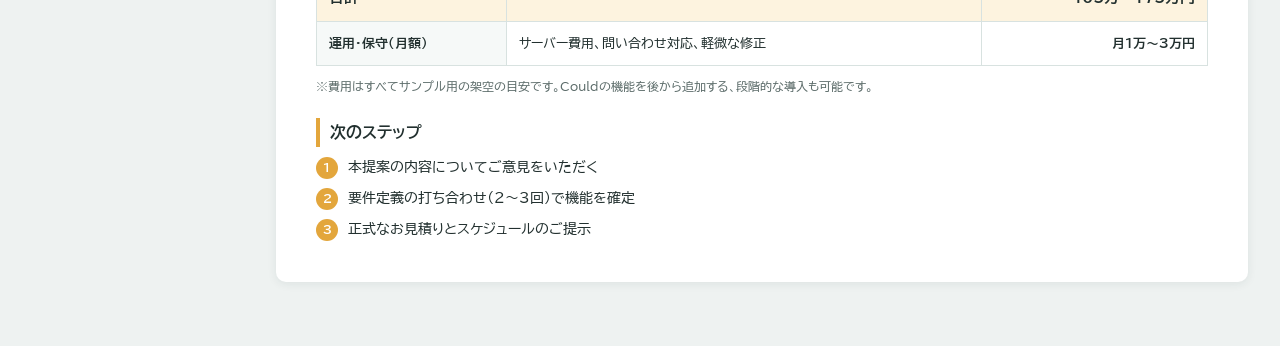
<file: cases/dx-proposal/index.html>
<!DOCTYPE html>
<html lang="ja">
<head>
  <meta charset="UTF-8">
  <meta name="viewport" content="width=device-width, initial-scale=1">
  <title>在庫管理の業務改善のご提案｜株式会社こもれび雑貨店 様【制作サンプル】</title>
  <meta name="description" content="Excelと紙で行っていた在庫管理を見直し、システム化するまでの提案資料のサンプルです。業務フローの整理、課題の分析、機能一覧、スケジュール、費用感をまとめています（制作実績用の架空の内容です）。">

  <!-- OGP ※公開後、URL を公開URLに差し替える -->
  <meta property="og:type" content="article">
  <meta property="og:title" content="在庫管理の業務改善のご提案【制作サンプル】">
  <meta property="og:description" content="ヒアリングから業務整理、システム化の提案までをまとめた提案資料のサンプルです（制作実績用の架空の内容です）。">
  <meta property="og:url" content="https://m-t-se0821-portfolio.vercel.app/cases/dx-proposal/">
  <meta property="og:image" content="https://m-t-se0821-portfolio.vercel.app/images/case-dx.png">
  <meta property="og:locale" content="ja_JP">
  <meta name="twitter:card" content="summary_large_image">
  <meta name="robots" content="noindex">

  <link rel="icon" href="data:image/svg+xml,%3Csvg xmlns='http://www.w3.org/2000/svg' viewBox='0 0 32 32'%3E%3Crect width='32' height='32' rx='6' fill='%231f5f5b'/%3E%3Cpath d='M8 22l6-6 4 4 7-8' fill='none' stroke='%23e3a63c' stroke-width='3' stroke-linecap='round' stroke-linejoin='round'/%3E%3C/svg%3E">
  <link rel="preconnect" href="https://fonts.googleapis.com">
  <link rel="preconnect" href="https://fonts.gstatic.com" crossorigin>
  <link href="https://fonts.googleapis.com/css2?family=BIZ+UDPGothic:wght@400;700&display=swap" rel="stylesheet">
  <link rel="stylesheet" href="style.css">
  <script src="diagrams.js" defer></script>
  <script src="script.js" defer></script>
</head>
<body>

  <p class="sample-notice">※このページは制作実績用のサンプルです。実在の企業・店舗とは関係ありません。記載の数値・費用はすべて架空です。</p>

  <div class="toolbar no-print">
    <a class="toolbar-back" href="../../#dx">← ポートフォリオに戻る</a>
    <button type="button" class="toolbar-btn" data-print>印刷・PDFで保存</button>
  </div>

  <div class="layout">
    <!-- ===== 目次 ===== -->
    <nav class="toc no-print" aria-label="目次">
      <p class="toc-title">目次</p>
      <ol>
        <li><a href="#s1">表紙</a></li>
        <li><a href="#s2">ご相談の背景</a></li>
        <li><a href="#s3">現状の業務フロー</a></li>
        <li><a href="#s4">課題の整理</a></li>
        <li><a href="#s5">改善後の業務フロー</a></li>
        <li><a href="#s6">システム化の範囲</a></li>
        <li><a href="#s7">機能一覧</a></li>
        <li><a href="#s8">画面イメージ</a></li>
        <li><a href="#s9">導入スケジュール</a></li>
        <li><a href="#s10">期待される効果</a></li>
        <li><a href="#s11">費用感の目安</a></li>
      </ol>
    </nav>

    <main class="deck">

      <!-- 1. 表紙 -->
      <section id="s1" class="slide cover" aria-labelledby="s1-title">
        <p class="cover-to">株式会社こもれび雑貨店 御中</p>
        <h1 id="s1-title" class="cover-title">在庫管理の業務改善と<br>システム化のご提案</h1>
        <p class="cover-sub">〜 紙とExcelの在庫管理から、3店舗の在庫が「いつでも、すぐ」わかる仕組みへ 〜</p>
        <dl class="cover-meta">
          <dt>提案日</dt><dd>2026年10月3日</dd>
          <dt>提案者</dt><dd>m_t_se0821</dd>
        </dl>
        <p class="cover-note">※制作実績用のサンプルです。会社名・数値・費用はすべて架空です。</p>
      </section>

      <!-- 2. ご相談の背景 -->
      <section id="s2" class="slide" aria-labelledby="s2-title">
        <header class="slide-head"><p class="slide-num">01</p><h2 id="s2-title">ご相談の背景</h2></header>
        <div class="cols-2">
          <div>
            <h3 class="h3">現在の状況</h3>
            <ul class="bullets">
              <li>雑貨店を<strong>3店舗</strong>運営（スタッフ約20名・商品約400品目）</li>
              <li>入荷・販売の記録は<strong>紙の台帳</strong>に書き、閉店後に店長が<strong>Excel</strong>へ転記している</li>
              <li>本部は週1回、各店のExcelをメールで受け取り、手作業で集計している</li>
              <li>発注は、店長が棚を見て「少ない」と気づいた商品を電話で依頼している</li>
            </ul>
          </div>
          <div>
            <h3 class="h3">お困りごと（ヒアリングより）</h3>
            <ul class="voice-list">
              <li>「人気商品が<strong>気づいたら欠品</strong>していて、お客様をお待たせしてしまう」</li>
              <li>「逆に、売れない商品を<strong>多く仕入れすぎて</strong>倉庫がいっぱい」</li>
              <li>「月末の<strong>棚卸に丸2日</strong>かかり、その間は店が回らない」</li>
              <li>「本部では、今どの店に何がいくつあるのか<strong>すぐにわからない</strong>」</li>
            </ul>
          </div>
        </div>
        <p class="summary-box">今回のご提案のゴール：<strong>在庫の数を「その場で・全店で」正しく把握し、欠品と過剰在庫を減らすこと。</strong>あわせて、転記や集計などの手作業を減らします。</p>
      </section>

      <!-- 3. 現状の業務フロー -->
      <section id="s3" class="slide" aria-labelledby="s3-title">
        <header class="slide-head"><p class="slide-num">02</p><h2 id="s3-title">現状の業務フロー</h2>
          <p class="slide-lead">誰が・いつ・何をしているかを、担当者ごとの列に分けて整理しました（スイムレーン図）。</p></header>
        <figure class="diagram">
          <div class="diagram-scroll" data-swimlane="current"></div>
          <figcaption class="legend"><span class="legend-box is-problem"></span>課題がある作業（次のページで整理）</figcaption>
        </figure>
      </section>

      <!-- 4. 課題の整理 -->
      <section id="s4" class="slide" aria-labelledby="s4-title">
        <header class="slide-head"><p class="slide-num">03</p><h2 id="s4-title">課題の整理</h2>
          <p class="slide-lead">起きている問題を「原因」と「業務への影響」に分けて整理しました。</p></header>
        <div class="table-scroll">
          <table class="issue-table">
            <thead><tr><th scope="col">課題</th><th scope="col">原因</th><th scope="col">業務への影響</th></tr></thead>
            <tbody>
              <tr><th scope="row">①在庫の数がすぐにわからない</th><td>記録が紙 → Excel → メールと3段階あり、反映まで最大1週間かかる</td><td>本部・店長が古い数字で判断している。店舗間で在庫を融通できない</td></tr>
              <tr><th scope="row">②欠品が起きる</th><td>「少なくなったら発注する」基準が決まっておらず、店長の目視に頼っている</td><td>売れ筋商品を売り逃している。お客様の取り置き・お待たせが発生</td></tr>
              <tr><th scope="row">③過剰在庫が起きる</th><td>売れ行きのデータが見られず、勘で多めに仕入れている</td><td>倉庫が手狭になり、セールでの値引きが増えている</td></tr>
              <tr><th scope="row">④転記・集計に時間がかかる</th><td>同じ内容を紙とExcelに二重に記録し、本部で手作業で集計している</td><td>店長の残業（毎日約30分）、転記ミスによる数のずれ</td></tr>
              <tr><th scope="row">⑤棚卸が大変</th><td>全商品を数えて紙に書き、Excelの数と1つずつ照らし合わせている</td><td>月末に2日間、通常業務が止まる</td></tr>
            </tbody>
          </table>
        </div>
        <p class="note">※サンプル用の架空の内容です。数値はヒアリング結果を想定した例です。</p>
      </section>

      <!-- 5. 改善後の業務フロー -->
      <section id="s5" class="slide" aria-labelledby="s5-title">
        <header class="slide-head"><p class="slide-num">04</p><h2 id="s5-title">改善後の業務フロー</h2>
          <p class="slide-lead">記録を1か所（在庫管理システム）にまとめ、転記と集計の作業をなくします。</p></header>
        <figure class="diagram">
          <div class="diagram-scroll" data-swimlane="future"></div>
          <figcaption class="legend"><span class="legend-box is-changed"></span>やり方が変わる作業　<span class="legend-gone">なくなる作業：紙への記入・Excelへの転記・メールでの集計</span></figcaption>
        </figure>
      </section>

      <!-- 6. システム化の範囲 -->
      <section id="s6" class="slide" aria-labelledby="s6-title">
        <header class="slide-head"><p class="slide-num">05</p><h2 id="s6-title">システム化の範囲</h2>
          <p class="slide-lead">費用と効果のバランスを見て、「今回システムにする業務」と「今のやり方を続ける業務」を分けました。</p></header>
        <div class="cols-2">
          <div class="scope scope-in">
            <h3 class="h3">今回システム化する業務</h3>
            <ul class="scope-list">
              <li><span class="prio prio-must">Must</span>入庫・出庫・棚卸の記録と、在庫数の自動計算</li>
              <li><span class="prio prio-must">Must</span>発注点（＝この数を下回ったら発注する目安）による警告</li>
              <li><span class="prio prio-must">Must</span>発注書の作成と、入荷の記録</li>
              <li><span class="prio prio-should">Should</span>3店舗の在庫の切り替え表示と、店舗間の移動</li>
              <li><span class="prio prio-should">Should</span>商品データのCSV取り込み（今のExcelから移行）</li>
              <li><span class="prio prio-could">Could</span>在庫の推移グラフ・売れ筋の分析</li>
            </ul>
          </div>
          <div class="scope scope-out">
            <h3 class="h3">今のやり方を続ける業務</h3>
            <ul class="scope-list">
              <li>レジ（POS）での会計 … 現在のレジをそのまま使います</li>
              <li>会計ソフトへの入力 … システムからCSVを出して取り込みます</li>
              <li>仕入先への発注の連絡 … 作成した発注書をメールで送ります</li>
            </ul>
            <p class="term"><strong>用語：</strong>Must＝必ず必要／Should＝できればほしい／Could＝余裕があれば。予算や時期に合わせて範囲を調整できます。</p>
          </div>
        </div>
      </section>

      <!-- 7. 機能一覧 -->
      <section id="s7" class="slide" aria-labelledby="s7-title">
        <header class="slide-head"><p class="slide-num">06</p><h2 id="s7-title">機能一覧（簡易の要件定義）</h2>
          <p class="slide-lead">システムに入れる機能を一覧にしました。要件定義（＝作る内容を決める工程）で、お客様と一緒に確定します。</p></header>
        <div class="table-scroll">
          <table class="func-table">
            <thead><tr><th scope="col">機能名</th><th scope="col">概要</th><th scope="col">主な利用者</th><th scope="col">優先度</th></tr></thead>
            <tbody>
              <tr><th scope="row">ログイン・権限</th><td>スタッフ・店長・本部で、使える機能を分ける</td><td>全員</td><td><span class="prio prio-must">Must</span></td></tr>
              <tr><th scope="row">商品マスタ</th><td>商品コード・名前・仕入先・単価・発注点を登録</td><td>本部</td><td><span class="prio prio-must">Must</span></td></tr>
              <tr><th scope="row">入出庫の登録</th><td>入荷・販売・破損などを記録し、在庫数を自動で更新</td><td>店舗スタッフ</td><td><span class="prio prio-must">Must</span></td></tr>
              <tr><th scope="row">発注点アラート</th><td>在庫が発注点を下回った商品を、ダッシュボードで警告</td><td>店長・本部</td><td><span class="prio prio-must">Must</span></td></tr>
              <tr><th scope="row">発注書の作成</th><td>警告が出た商品から発注書を作成（仕入先ごとに分割）</td><td>店長</td><td><span class="prio prio-must">Must</span></td></tr>
              <tr><th scope="row">入荷の記録</th><td>「入荷済み」にすると、発注した数が自動で入庫される</td><td>店舗スタッフ</td><td><span class="prio prio-must">Must</span></td></tr>
              <tr><th scope="row">棚卸</th><td>実際の数を入力すると、差と原因のメモを記録</td><td>店舗スタッフ</td><td><span class="prio prio-must">Must</span></td></tr>
              <tr><th scope="row">店舗の切り替え・店舗間移動</th><td>3店舗の在庫を切り替えて表示し、店舗間で在庫を移す</td><td>店長・本部</td><td><span class="prio prio-should">Should</span></td></tr>
              <tr><th scope="row">CSV取り込み・出力</th><td>今のExcelから商品を一括登録／会計ソフト用に出力</td><td>本部</td><td><span class="prio prio-should">Should</span></td></tr>
              <tr><th scope="row">在庫推移・分析</th><td>商品ごとの在庫の推移や、売れ筋をグラフで表示</td><td>本部</td><td><span class="prio prio-could">Could</span></td></tr>
            </tbody>
          </table>
        </div>
      </section>

      <!-- 8. 画面イメージ -->
      <section id="s8" class="slide" aria-labelledby="s8-title">
        <header class="slide-head"><p class="slide-num">07</p><h2 id="s8-title">画面イメージ</h2>
          <p class="slide-lead">実際に操作できるデモを用意しました。発注点の警告、発注書の作成から入荷までの流れをお試しいただけます。</p></header>
        <div class="screen">
          <a class="screen-shot" href="../../systems/inventory/" target="_blank" rel="noopener">
            <img src="../../images/sys-inventory.png" alt="在庫・発注管理システムのダッシュボード画面。在庫切れ件数、発注点を下回った商品の一覧、在庫推移のグラフが表示されている" width="1280" height="800" loading="lazy">
          </a>
          <div>
            <h3 class="h3">デモで確認できること</h3>
            <ul class="bullets">
              <li>ダッシュボード：在庫切れ・発注点を下回った商品が一目でわかる</li>
              <li>入出庫登録：在庫がマイナスになる出庫はエラーで止まる</li>
              <li>発注管理：警告が出た商品から発注書を作り、入荷で自動入庫</li>
              <li>CSV取り込み：取り込み前にエラーの行を確認できる</li>
            </ul>
            <p><a class="link-btn" href="../../systems/inventory/" target="_blank" rel="noopener">在庫・発注管理のデモを開く <span aria-hidden="true">↗</span></a></p>
            <p class="note">※デモは1店舗版です。任意のIDでログインできます。データはお使いのブラウザ内にのみ保存されます。</p>
          </div>
        </div>
      </section>

      <!-- 9. 導入スケジュール -->
      <section id="s9" class="slide" aria-labelledby="s9-title">
        <header class="slide-head"><p class="slide-num">08</p><h2 id="s9-title">導入スケジュール（約2か月）</h2>
          <p class="slide-lead">開発中も週1回、動く画面をお見せしながら進めるので、途中でのご要望も反映できます。</p></header>
        <div class="table-scroll"><div data-gantt></div></div>
        <p class="note">※繁忙期（12月）を避けて、11月中の本番開始を想定した例です。</p>
      </section>

      <!-- 10. 期待される効果 -->
      <section id="s10" class="slide" aria-labelledby="s10-title">
        <header class="slide-head"><p class="slide-num">09</p><h2 id="s10-title">期待される効果</h2></header>
        <div class="effects">
          <article class="effect"><h3>欠品と売り逃しを減らせる</h3><p>発注点を下回るとすぐに警告が出るので、「気づいたら品切れ」を防げます。</p></article>
          <article class="effect"><h3>仕入れの判断がしやすくなる</h3><p>在庫の推移を見ながら発注できるので、勘に頼った仕入れが減り、過剰在庫を抑えられます。</p></article>
          <article class="effect"><h3>転記・集計の作業がなくなる</h3><p>記録は1回だけ。店長の閉店後の転記と、本部の集計作業がなくなります。</p></article>
          <article class="effect"><h3>本部がいつでも全店を見られる</h3><p>3店舗の在庫がその場で反映されるので、店舗間で在庫を融通する判断がすぐにできます。</p></article>
        </div>
        <div class="estimate">
          <p class="estimate-title">作業時間の試算例 <span class="tag">※試算例・架空</span></p>
          <table class="estimate-table">
            <thead><tr><th scope="col">作業</th><th scope="col">現在</th><th scope="col">導入後（想定）</th></tr></thead>
            <tbody>
              <tr><th scope="row">台帳からExcelへの転記（3店舗）</th><td>1日 約30分 × 3店舗</td><td>なし</td></tr>
              <tr><th scope="row">本部での在庫の集計</th><td>週 約3時間</td><td>なし（画面で確認）</td></tr>
              <tr><th scope="row">月末の棚卸</th><td>約2日</td><td>約1日</td></tr>
            </tbody>
          </table>
          <p class="note">※ヒアリング内容を仮定した試算例です。実際の効果は、商品数や運用方法によって変わります。</p>
        </div>
      </section>

      <!-- 11. 費用感の目安 -->
      <section id="s11" class="slide" aria-labelledby="s11-title">
        <header class="slide-head"><p class="slide-num">10</p><h2 id="s11-title">費用感の目安</h2>
          <p class="slide-lead">最終的な金額は、要件定義で機能を確定したうえでお見積りします。<strong>規模により変動します。</strong></p></header>
        <div class="table-scroll">
          <table class="cost-table">
            <thead><tr><th scope="col">工程</th><th scope="col">内容</th><th scope="col">費用の目安（税抜）</th></tr></thead>
            <tbody>
              <tr><th scope="row">要件定義・設計</th><td>ヒアリング、業務フローの整理、画面・データの設計</td><td>20万〜35万円</td></tr>
              <tr><th scope="row">開発</th><td>Must・Shouldの機能の開発</td><td>60万〜100万円</td></tr>
              <tr><th scope="row">テスト</th><td>動作確認、お客様との受け入れ確認</td><td>15万〜25万円</td></tr>
              <tr><th scope="row">導入・操作説明</th><td>商品データの移行、スタッフ向け説明会（2回）</td><td>10万〜15万円</td></tr>
              <tr class="cost-total"><th scope="row">合計</th><td></td><td>105万〜175万円</td></tr>
              <tr><th scope="row">運用・保守（月額）</th><td>サーバー費用、問い合わせ対応、軽微な修正</td><td>月1万〜3万円</td></tr>
            </tbody>
          </table>
        </div>
        <p class="note">※費用はすべてサンプル用の架空の目安です。Couldの機能を後から追加する、段階的な導入も可能です。</p>
        <div class="next-step">
          <h3 class="h3">次のステップ</h3>
          <ol class="next-list"><li>本提案の内容についてご意見をいただく</li><li>要件定義の打ち合わせ（2〜3回）で機能を確定</li><li>正式なお見積りとスケジュールのご提示</li></ol>
        </div>
      </section>

    </main>
  </div>
</body>
</html>
</file>
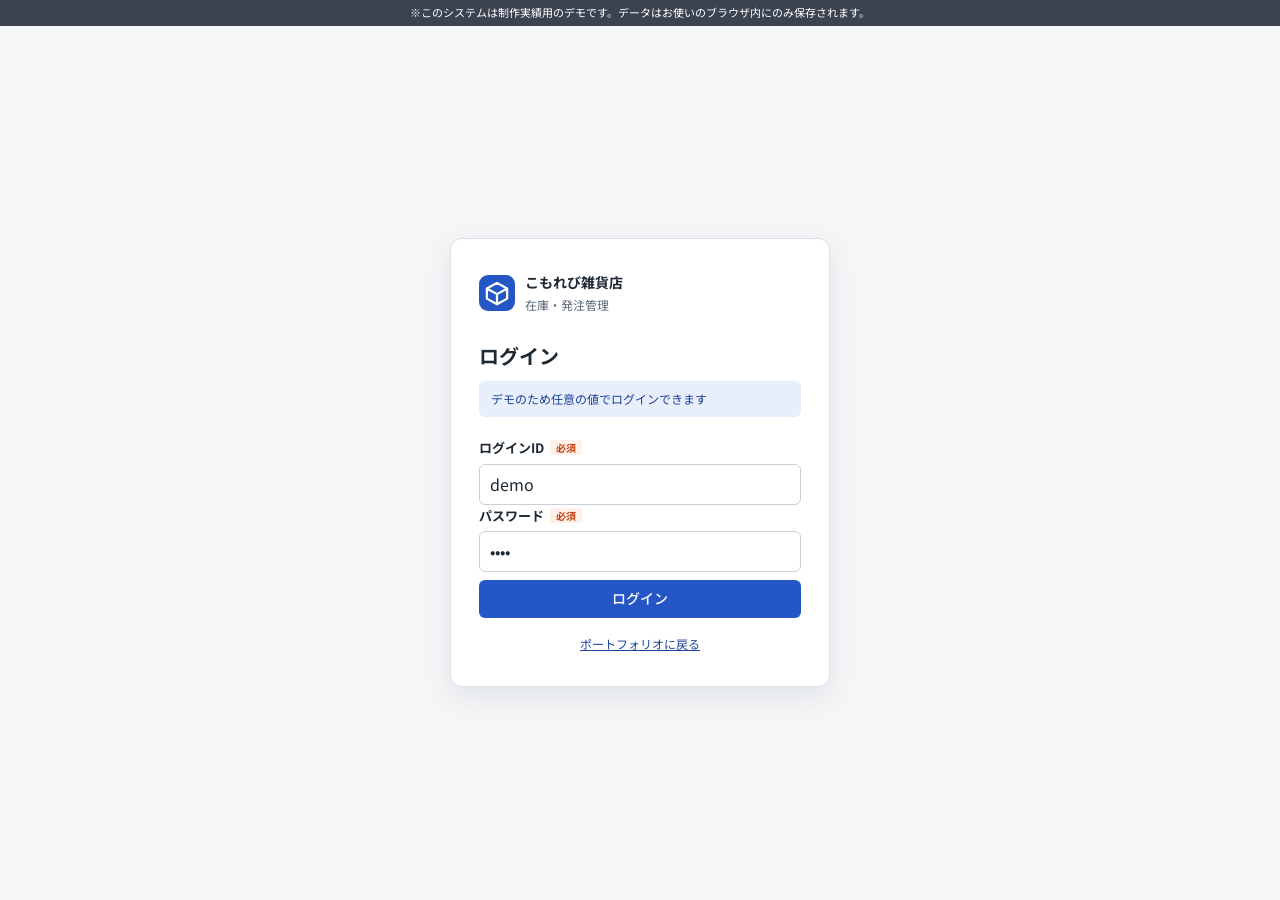
<file: systems/inventory/index.html>
<!DOCTYPE html>
<html lang="ja">
<head>
  <meta charset="UTF-8">
  <meta name="viewport" content="width=device-width, initial-scale=1">
  <title>在庫・発注管理システム（デモ）｜こもれび雑貨店</title>
  <meta name="description" content="小規模な小売店・飲食店向けの在庫・発注管理システムのデモです。発注点アラート、入出庫、発注書、CSV取り込みなどを実際に操作できます（制作実績用・架空の店舗）。">
  <meta name="robots" content="noindex">
  <meta property="og:type" content="website">
  <meta property="og:title" content="在庫・発注管理システム（デモ）">
  <meta property="og:description" content="小規模な小売店・飲食店向けの在庫・発注管理システムのデモです（制作実績用・架空の店舗）。">
  <link rel="icon" href="data:image/svg+xml,%3Csvg xmlns='http://www.w3.org/2000/svg' viewBox='0 0 32 32'%3E%3Crect width='32' height='32' rx='6' fill='%232457c5'/%3E%3Cpath d='M8 11h16v13H8zM8 15h16M12 8v5M20 8v5' fill='none' stroke='%23fff' stroke-width='2'/%3E%3C/svg%3E">
  <link rel="preconnect" href="https://fonts.googleapis.com">
  <link rel="preconnect" href="https://fonts.gstatic.com" crossorigin>
  <link href="https://fonts.googleapis.com/css2?family=Noto+Sans+JP:wght@400;500;700&display=swap" rel="stylesheet">
  <link rel="stylesheet" href="../common/css/base.css">
  <link rel="stylesheet" href="css/app.css">
</head>
<body>
  <div id="app">
    <noscript><p style="padding:24px">このデモを動かすには JavaScript を有効にしてください。</p></noscript>
  </div>

  <!-- 共通部品 -->
  <script src="../common/js/core.js"></script>
  <script src="../common/js/ui.js"></script>
  <script src="../common/js/table.js"></script>
  <script src="../common/js/shell.js"></script>
  <!-- このシステム -->
  <script src="js/data.js"></script>
  <script src="js/views/dashboard.js"></script>
  <script src="js/views/products.js"></script>
  <script src="js/views/movements.js"></script>
  <script src="js/views/orders.js"></script>
  <script src="js/views/suppliers.js"></script>
  <script src="js/views/import.js"></script>
  <script src="js/views/settings.js"></script>
  <script src="js/main.js"></script>
</body>
</html>
</file>
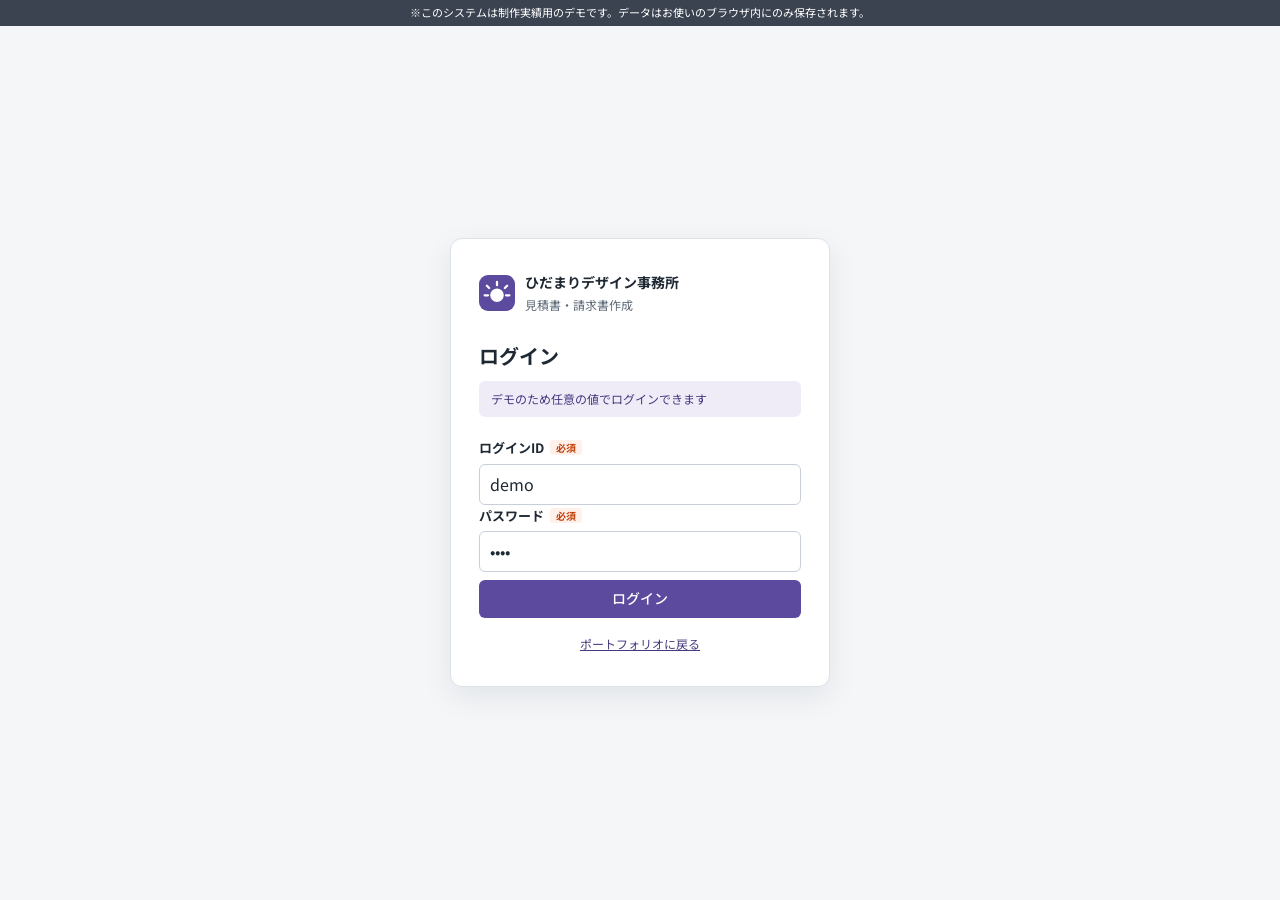
<file: systems/invoice/index.html>
<!DOCTYPE html>
<html lang="ja">
<head>
  <meta charset="UTF-8">
  <meta name="viewport" content="width=device-width, initial-scale=1">
  <title>見積書・請求書作成ツール（デモ）｜ひだまりデザイン事務所</title>
  <meta name="description" content="フリーランス・小規模事業者向けの見積書・請求書作成ツールのデモです。インボイス制度対応の帳票プレビュー、見積書からの請求書変換などを実際に操作できます（制作実績用・架空の事業者）。">
  <meta name="robots" content="noindex">
  <meta property="og:type" content="website">
  <meta property="og:title" content="見積書・請求書作成ツール（デモ）">
  <meta property="og:description" content="フリーランス・小規模事業者向けの見積書・請求書作成ツールのデモです（制作実績用・架空の事業者）。">
  <link rel="icon" href="data:image/svg+xml,%3Csvg xmlns='http://www.w3.org/2000/svg' viewBox='0 0 32 32'%3E%3Crect width='32' height='32' rx='6' fill='%235b4a9e'/%3E%3Cpath d='M8 11h16v13H8zM8 15h16M12 8v5M20 8v5' fill='none' stroke='%23fff' stroke-width='2'/%3E%3C/svg%3E">
  <link rel="preconnect" href="https://fonts.googleapis.com">
  <link rel="preconnect" href="https://fonts.gstatic.com" crossorigin>
  <link href="https://fonts.googleapis.com/css2?family=Noto+Sans+JP:wght@400;500;700&display=swap" rel="stylesheet">
  <link rel="stylesheet" href="../common/css/base.css">
  <link rel="stylesheet" href="css/app.css">
</head>
<body>
  <div id="app">
    <noscript><p style="padding:24px">このデモを動かすには JavaScript を有効にしてください。</p></noscript>
  </div>

  <!-- 共通部品 -->
  <script src="../common/js/core.js"></script>
  <script src="../common/js/ui.js"></script>
  <script src="../common/js/table.js"></script>
  <script src="../common/js/shell.js"></script>
  <!-- このシステム -->
  <script src="js/data.js"></script>
  <script src="js/views/dashboard.js"></script>
  <script src="js/views/editor.js"></script>
  <script src="js/views/documents.js"></script>
  <script src="js/views/preview.js"></script>
  <script src="js/views/masters.js"></script>
  <script src="js/main.js"></script>
</body>
</html>
</file>
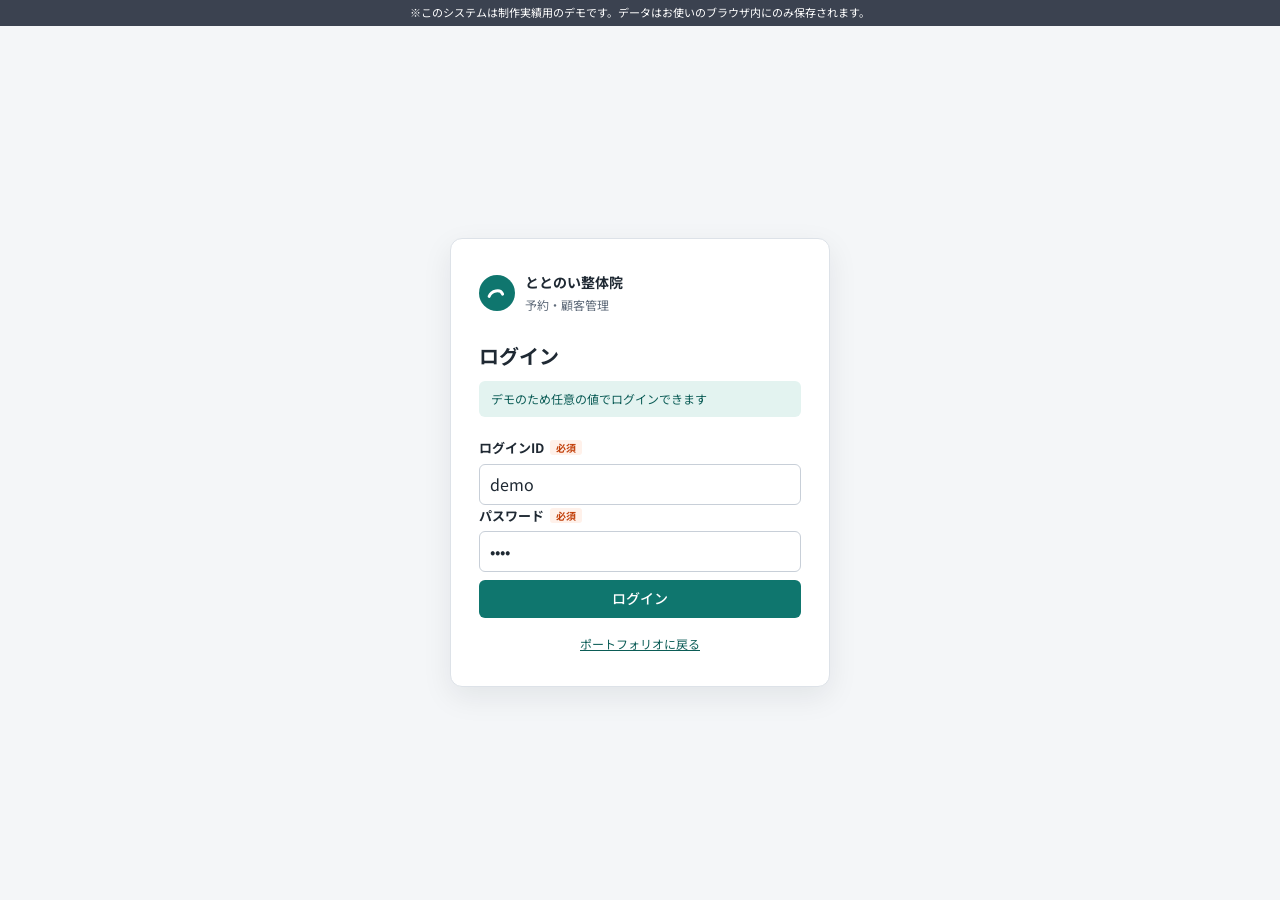
<file: systems/reserve/index.html>
<!DOCTYPE html>
<html lang="ja">
<head>
  <meta charset="UTF-8">
  <meta name="viewport" content="width=device-width, initial-scale=1">
  <title>予約・顧客管理システム（デモ）｜ととのい整体院</title>
  <meta name="description" content="小規模サロン・整体院向けの予約・顧客管理システムのデモです。予約カレンダー、顧客カルテ、CSV出力などを実際に操作できます（制作実績用・架空の店舗）。">
  <meta name="robots" content="noindex">
  <meta property="og:type" content="website">
  <meta property="og:title" content="予約・顧客管理システム（デモ）">
  <meta property="og:description" content="小規模サロン・整体院向けの予約・顧客管理システムのデモです（制作実績用・架空の店舗）。">
  <link rel="icon" href="data:image/svg+xml,%3Csvg xmlns='http://www.w3.org/2000/svg' viewBox='0 0 32 32'%3E%3Crect width='32' height='32' rx='6' fill='%230f766e'/%3E%3Cpath d='M8 11h16v13H8zM8 15h16M12 8v5M20 8v5' fill='none' stroke='%23fff' stroke-width='2'/%3E%3C/svg%3E">
  <link rel="preconnect" href="https://fonts.googleapis.com">
  <link rel="preconnect" href="https://fonts.gstatic.com" crossorigin>
  <link href="https://fonts.googleapis.com/css2?family=Noto+Sans+JP:wght@400;500;700&display=swap" rel="stylesheet">
  <link rel="stylesheet" href="../common/css/base.css">
  <link rel="stylesheet" href="css/app.css">
</head>
<body>
  <div id="app">
    <noscript><p style="padding:24px">このデモを動かすには JavaScript を有効にしてください。</p></noscript>
  </div>

  <!-- 共通部品 -->
  <script src="../common/js/core.js"></script>
  <script src="../common/js/ui.js"></script>
  <script src="../common/js/table.js"></script>
  <script src="../common/js/shell.js"></script>
  <!-- このシステム -->
  <script src="js/data.js"></script>
  <script src="js/reservation-form.js"></script>
  <script src="js/views/dashboard.js"></script>
  <script src="js/views/calendar.js"></script>
  <script src="js/views/reservations.js"></script>
  <script src="js/views/customers.js"></script>
  <script src="js/views/settings.js"></script>
  <script src="js/main.js"></script>
</body>
</html>
</file>
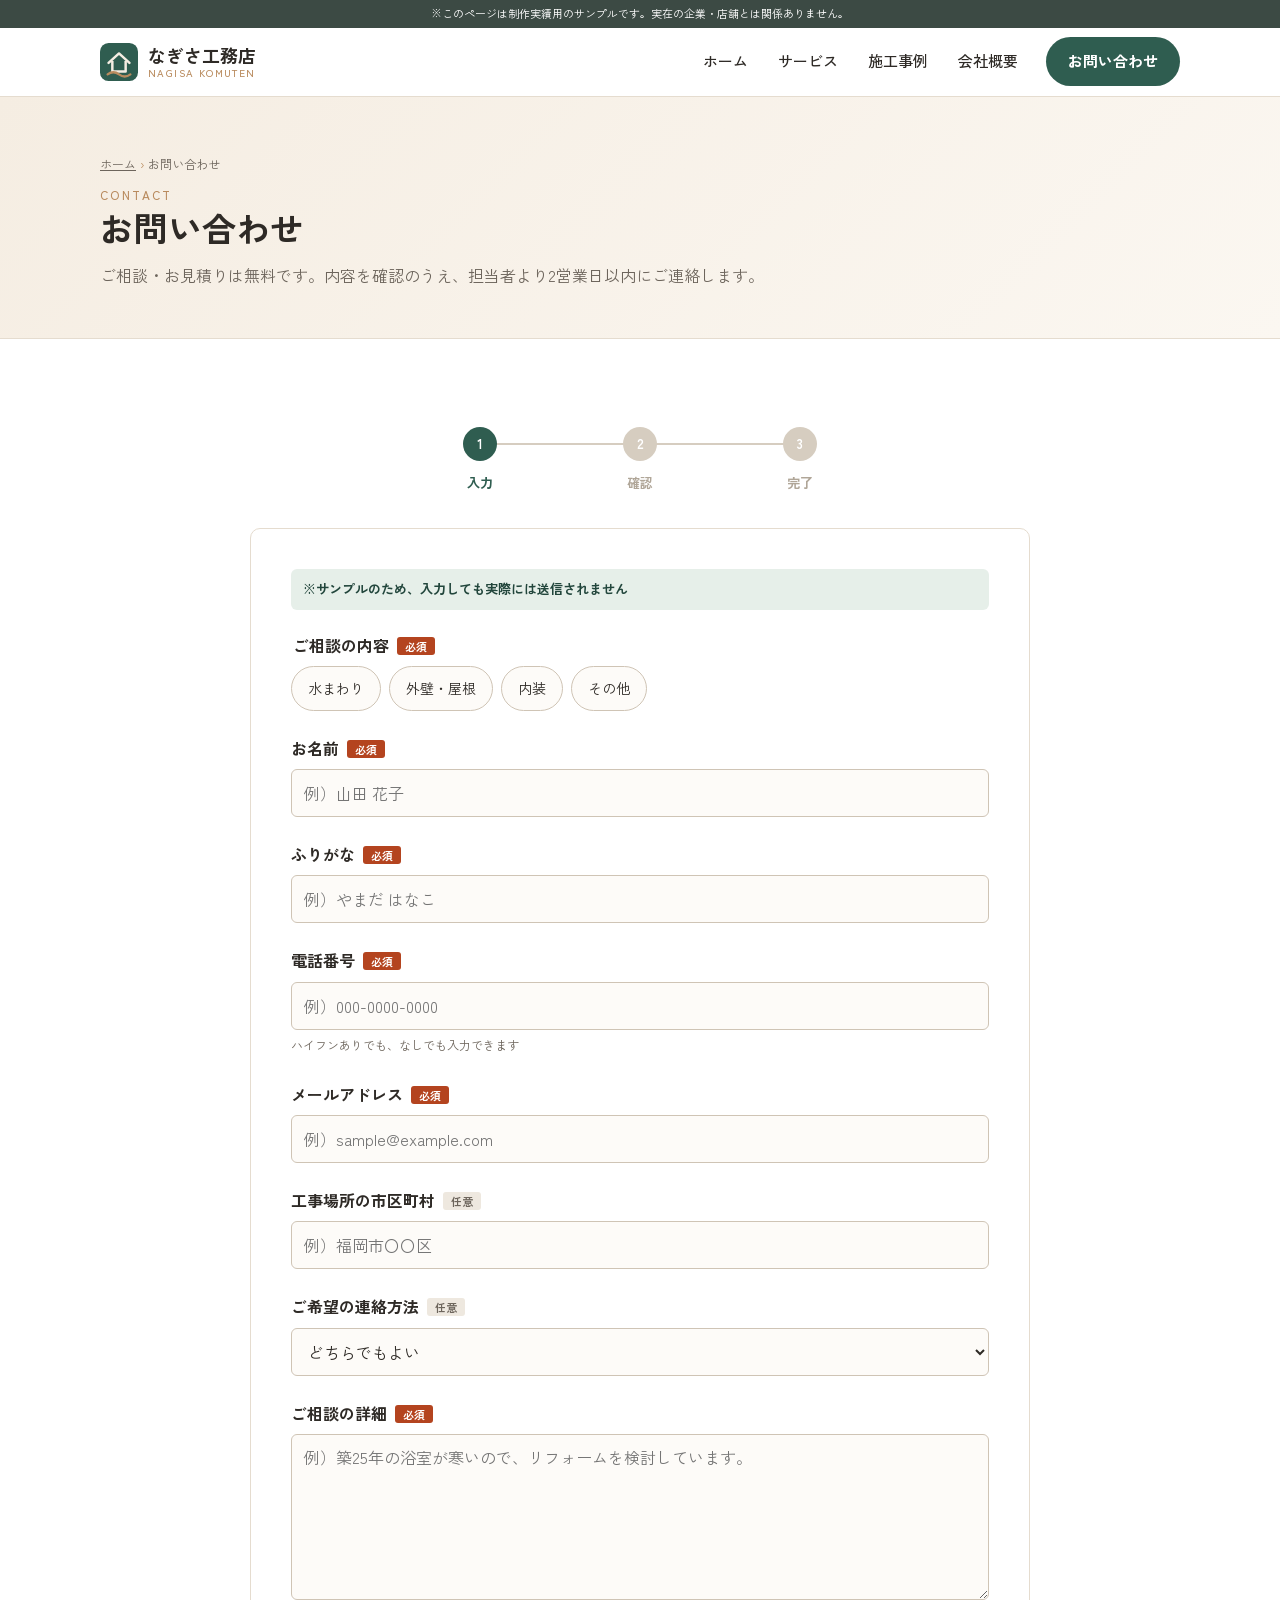
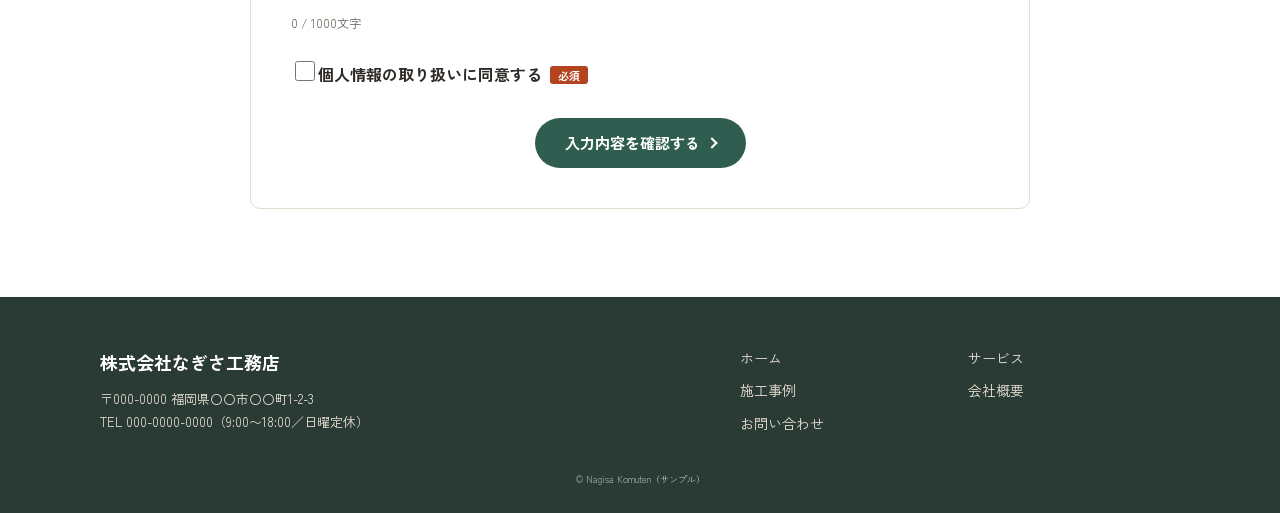
<file: samples/corporate/contact.html>
<!DOCTYPE html>
<html lang="ja">
<head>
  <meta charset="UTF-8">
  <meta name="viewport" content="width=device-width, initial-scale=1">
  <title>お問い合わせ｜株式会社なぎさ工務店【制作サンプル】</title>
  <meta name="description" content="リフォームのご相談・お見積りのお問い合わせフォームです（制作実績用の架空のサンプルです。送信はされません）。">
  <!-- OGP ※公開後、URL を公開URLに差し替える -->
  <meta property="og:type" content="website">
  <meta property="og:title" content="お問い合わせ｜株式会社なぎさ工務店【制作サンプル】">
  <meta property="og:description" content="リフォームのご相談・お見積りのお問い合わせフォームです（制作実績用の架空のサンプルです。送信はされません）。">
  <meta property="og:url" content="https://m-t-se0821-portfolio.vercel.app/samples/corporate/contact.html">
  <meta property="og:image" content="https://m-t-se0821-portfolio.vercel.app/samples/corporate/images/ogp.jpg">
  <meta property="og:locale" content="ja_JP">
  <meta name="twitter:card" content="summary_large_image">
  <meta name="robots" content="noindex">
  <link rel="icon" href="data:image/svg+xml,%3Csvg xmlns='http://www.w3.org/2000/svg' viewBox='0 0 40 40'%3E%3Crect width='40' height='40' rx='9' fill='%232f5d50'/%3E%3Cpath d='M9 21 20 11l11 10M13 19v11h14V19' fill='none' stroke='%23f5ede2' stroke-width='3'/%3E%3C/svg%3E">
  <link rel="preconnect" href="https://fonts.googleapis.com">
  <link rel="preconnect" href="https://fonts.gstatic.com" crossorigin>
  <link href="https://fonts.googleapis.com/css2?family=Zen+Kaku+Gothic+New:wght@400;500;700&display=swap" rel="stylesheet">
  <link rel="stylesheet" href="css/style.css">
  <script src="js/data.js" defer></script>
  <script src="js/main.js" defer></script>
  <script src="js/contact.js" defer></script>
</head>
<body>

  <p class="sample-notice">※このページは制作実績用のサンプルです。実在の企業・店舗とは関係ありません。</p>

  <!-- ===== 共通ヘッダー ===== -->
  <header class="header">
    <div class="container header-inner">
      <a href="./" class="logo"><svg viewBox="0 0 40 40" aria-hidden="true"><rect width="40" height="40" rx="9" fill="#2f5d50"/><path d="M9 21 20 11l11 10" fill="none" stroke="#f5ede2" stroke-width="2.6" stroke-linecap="round" stroke-linejoin="round"/><path d="M13 19v11h14V19" fill="none" stroke="#f5ede2" stroke-width="2.6" stroke-linejoin="round"/><path d="M8 33c4-3 8-3 12 0s8 3 12 0" fill="none" stroke="#b98b5e" stroke-width="2.4" stroke-linecap="round"/></svg><span>なぎさ工務店<small>NAGISA KOMUTEN</small></span></a>
      <button class="menu-btn" type="button" aria-expanded="false" aria-controls="global-nav" aria-label="メニューを開く"><span></span><span></span><span></span></button>
      <nav id="global-nav" class="nav" aria-label="グローバルナビゲーション">
        <a href="./">ホーム</a>
        <a href="service.html">サービス</a>
        <a href="works.html">施工事例</a>
        <a href="company.html">会社概要</a>
        <a href="contact.html" class="nav-cta" aria-current="page">お問い合わせ</a>
      </nav>
    </div>
  </header>

  <main>

    <!-- ===== ページ見出し・パンくず ===== -->
    <div class="page-hero">
      <div class="container">
        <nav class="breadcrumb" aria-label="パンくずリスト">
          <ol>
            <li><a href="./">ホーム</a></li>
            <li aria-current="page">お問い合わせ</li>
          </ol>
        </nav>
        <h1 class="page-title"><span class="en">CONTACT</span>お問い合わせ</h1>
        <p class="page-lead">ご相談・お見積りは無料です。内容を確認のうえ、担当者より2営業日以内にご連絡します。</p>
      </div>
    </div>

    <section class="section">
      <div class="container container-narrow">
        <ol class="steps" aria-label="お問い合わせの手順">
          <li data-step="1" aria-current="step">入力</li>
          <li data-step="2">確認</li>
          <li data-step="3">完了</li>
        </ol>

        <!-- STEP 1：入力 -->
        <form class="form-box" id="step-input" novalidate>
          <p class="form-sample">※サンプルのため、入力しても実際には送信されません</p>
          <div class="error-summary" role="alert" hidden></div>

          <fieldset class="form-row">
            <legend>ご相談の内容<span class="req">必須</span></legend>
            <div class="choice-list">
              <label class="choice"><input type="radio" name="topic" value="水まわり"><span>水まわり</span></label>
              <label class="choice"><input type="radio" name="topic" value="外壁・屋根"><span>外壁・屋根</span></label>
              <label class="choice"><input type="radio" name="topic" value="内装"><span>内装</span></label>
              <label class="choice"><input type="radio" name="topic" value="その他"><span>その他</span></label>
            </div>
          </fieldset>
          <div class="form-row"><label for="c-name">お名前<span class="req">必須</span></label><input id="c-name" name="name" type="text" autocomplete="off" placeholder="例）山田 花子"></div>
          <div class="form-row"><label for="c-kana">ふりがな<span class="req">必須</span></label><input id="c-kana" name="kana" type="text" autocomplete="off" placeholder="例）やまだ はなこ"></div>
          <div class="form-row"><label for="c-tel">電話番号<span class="req">必須</span></label><input id="c-tel" name="tel" type="tel" autocomplete="off" inputmode="tel" placeholder="例）000-0000-0000"><p class="help">ハイフンありでも、なしでも入力できます</p></div>
          <div class="form-row"><label for="c-email">メールアドレス<span class="req">必須</span></label><input id="c-email" name="email" type="email" autocomplete="off" placeholder="例）sample@example.com"></div>
          <div class="form-row"><label for="c-address">工事場所の市区町村<span class="opt">任意</span></label><input id="c-address" name="address" type="text" autocomplete="off" placeholder="例）福岡市〇〇区"></div>
          <div class="form-row"><label for="c-contact">ご希望の連絡方法<span class="opt">任意</span></label>
            <select id="c-contact" name="contact"><option>どちらでもよい</option><option>電話</option><option>メール</option></select></div>
          <div class="form-row"><label for="c-message">ご相談の詳細<span class="req">必須</span></label><textarea id="c-message" name="message" rows="6" placeholder="例）築25年の浴室が寒いので、リフォームを検討しています。"></textarea><p class="help"><span class="char-count">0</span> / 1000文字</p></div>
          <div class="form-row"><label class="agree"><input type="checkbox" name="agree"><span>個人情報の取り扱いに同意する<span class="req">必須</span></span></label></div>
          <div class="form-actions"><button type="submit" class="btn btn-primary">入力内容を確認する<span class="arrow" aria-hidden="true"></span></button></div>
        </form>

        <!-- STEP 2：確認 -->
        <section class="form-box" id="step-confirm" hidden tabindex="-1" aria-labelledby="confirm-title">
          <h2 id="confirm-title" class="section-title">入力内容のご確認</h2>
          <dl class="confirm-list"></dl>
          <div class="form-actions">
            <button type="button" class="btn btn-outline" data-back>入力画面に戻る</button>
            <button type="button" class="btn btn-primary" data-send>この内容で送信する</button>
          </div>
        </section>

        <!-- STEP 3：完了 -->
        <section class="form-box complete" id="step-done" hidden tabindex="-1" aria-labelledby="done-title">
          <div class="complete-icon"><svg viewBox="0 0 40 40" aria-hidden="true"><path d="m10 21 7 7 13-15"/></svg></div>
          <h2 id="done-title">お問い合わせを受け付けました</h2>
          <p>お問い合わせいただき、ありがとうございます。<br>担当者より2営業日以内にご連絡いたします。</p>
          <p class="sample-alert">※このページはサンプルのため、実際には送信されていません</p>
          <div class="form-actions"><a class="btn btn-outline" href="./">トップページへ戻る</a></div>
        </section>
      </div>
    </section>
  </main>

  <!-- ===== 共通フッター ===== -->
  <footer class="footer">
    <div class="container footer-inner">
      <div>
        <p class="footer-logo">株式会社なぎさ工務店</p>
        <p class="footer-info">〒000-0000 福岡県〇〇市〇〇町1-2-3<br>TEL 000-0000-0000（9:00〜18:00／日曜定休）</p>
      </div>
      <nav class="footer-nav" aria-label="フッターナビゲーション">
        <a href="./">ホーム</a>
        <a href="service.html">サービス</a>
        <a href="works.html">施工事例</a>
        <a href="company.html">会社概要</a>
        <a href="contact.html">お問い合わせ</a>
      </nav>
    </div>
    <p class="copyright"><small>&copy; Nagisa Komuten（サンプル）</small></p>
  </footer>

  <button type="button" class="page-top" aria-label="ページの先頭へ戻る"></button>

</body>
</html>
</file>
<file: css/style.css>
/* =========================================================
   m_t_se0821 portfolio
   白ベース＋紺〜青系のアクセント1色 / スマホファースト
   ========================================================= */

:root {
  --color-accent: #1e40af;
  --color-accent-dark: #1e3a8a;
  --color-accent-soft: #eff4ff;
  --color-text: #1f2937;
  --color-text-sub: #5b6474;
  --color-border: #e3e7ee;
  --color-bg: #ffffff;
  --color-bg-alt: #f6f8fb;
  --radius: 10px;
  --shadow: 0 1px 3px rgba(15, 23, 42, 0.06), 0 4px 16px rgba(15, 23, 42, 0.04);
  --shadow-hover: 0 2px 6px rgba(15, 23, 42, 0.08), 0 10px 28px rgba(15, 23, 42, 0.08);
  --header-h: 60px;
}

*,
*::before,
*::after {
  box-sizing: border-box;
}

html {
  scroll-behavior: smooth;
  scroll-padding-top: var(--header-h);
  -webkit-text-size-adjust: 100%;
}

body {
  margin: 0;
  font-family: "Noto Sans JP", "Hiragino Kaku Gothic ProN", "Hiragino Sans", Meiryo, sans-serif;
  font-size: 15px;
  line-height: 1.8;
  color: var(--color-text);
  background: var(--color-bg);
  overflow-wrap: anywhere;
}

h1, h2, h3, p, ul, ol, dl, dd {
  margin: 0;
}

ul, ol {
  padding: 0;
  list-style: none;
}

img {
  display: block;
  max-width: 100%;
  height: auto;
}

a {
  color: var(--color-accent);
}

.container {
  width: 100%;
  max-width: 1080px;
  margin: 0 auto;
  padding: 0 16px;
}

.sp-only {
  display: inline;
}

.sp-hide {
  display: none;
}

/* ---------- ヘッダー ---------- */
.site-header {
  position: sticky;
  top: 0;
  z-index: 10;
  background: rgba(255, 255, 255, 0.95);
  border-bottom: 1px solid var(--color-border);
  backdrop-filter: blur(6px);
}

.header-inner {
  display: flex;
  align-items: center;
  justify-content: space-between;
  gap: 12px;
  min-height: var(--header-h);
}

.logo {
  font-weight: 700;
  font-size: 16px;
  color: var(--color-accent-dark);
  text-decoration: none;
  white-space: nowrap;
}

.nav {
  display: flex;
  gap: 4px;
  overflow-x: auto;
  scrollbar-width: none;
}

.nav::-webkit-scrollbar {
  display: none;
}

.nav a {
  padding: 6px 8px;
  font-size: 13px;
  color: var(--color-text);
  text-decoration: none;
  white-space: nowrap;
  border-radius: 6px;
  transition: background-color 0.2s, color 0.2s;
}

.nav a:hover {
  color: var(--color-accent);
  background: var(--color-accent-soft);
}

/* ---------- ボタン ---------- */
.btn {
  display: inline-flex;
  align-items: center;
  justify-content: center;
  min-height: 44px;
  padding: 10px 22px;
  font-size: 14px;
  font-weight: 500;
  line-height: 1.4;
  text-align: center;
  text-decoration: none;
  border: 1px solid transparent;
  border-radius: 8px;
  transition: background-color 0.2s, color 0.2s, border-color 0.2s;
}

.btn-primary {
  color: #fff;
  background: var(--color-accent);
}

.btn-primary:hover {
  background: var(--color-accent-dark);
}

.btn-outline {
  color: var(--color-accent);
  background: #fff;
  border-color: var(--color-accent);
}

.btn-outline:hover {
  background: var(--color-accent-soft);
}

.btn-disabled {
  color: #8a93a3;
  background: #eef0f4;
  border-color: var(--color-border);
  cursor: not-allowed;
}

.btn-block {
  display: flex;
  width: 100%;
}

/* ---------- ファーストビュー ---------- */
.hero {
  padding: 56px 0 64px;
  background: linear-gradient(180deg, var(--color-accent-soft) 0%, #fff 100%);
  border-bottom: 1px solid var(--color-border);
}

.hero-name {
  font-size: 14px;
  font-weight: 700;
  letter-spacing: 0.06em;
  color: var(--color-accent);
}

.hero-title {
  margin-top: 8px;
  font-size: 24px;
  line-height: 1.5;
  color: var(--color-accent-dark);
}

.hero-title .sep {
  margin: 0 0.2em;
  color: var(--color-text-sub);
  font-weight: 400;
}

.hero-lead {
  max-width: 680px;
  margin-top: 20px;
  color: var(--color-text-sub);
}

.hero-actions {
  display: flex;
  flex-wrap: wrap;
  gap: 12px;
  margin-top: 28px;
}

/* ---------- セクション共通 ---------- */
.section {
  padding: 64px 0;
}

.section-alt {
  background: var(--color-bg-alt);
}

.section-title {
  margin-bottom: 32px;
  font-size: 22px;
  line-height: 1.4;
}

.section-title .en {
  display: block;
  margin-bottom: 4px;
  font-size: 13px;
  font-weight: 700;
  letter-spacing: 0.12em;
  text-transform: uppercase;
  color: var(--color-accent);
}

/* ---------- タグ ---------- */
.tags {
  display: flex;
  flex-wrap: wrap;
  gap: 6px;
}

.tags li {
  padding: 2px 10px;
  font-size: 12px;
  line-height: 1.8;
  color: var(--color-accent-dark);
  background: var(--color-accent-soft);
  border: 1px solid #d6e0fb;
  border-radius: 999px;
}

/* ---------- 作品 ---------- */
.works-grid {
  display: grid;
  gap: 24px;
}

.work-card {
  display: flex;
  flex-direction: column;
  overflow: hidden;
  background: #fff;
  border: 1px solid var(--color-border);
  border-radius: var(--radius);
  box-shadow: var(--shadow);
  transition: box-shadow 0.2s, transform 0.2s;
}

.work-card:hover {
  box-shadow: var(--shadow-hover);
  transform: translateY(-2px);
}

/* 画像が未配置でも枠の比率を保つ（16:10） */
.work-thumb {
  position: relative;
  aspect-ratio: 16 / 10;
  background: #e9edf4;
  border-bottom: 1px solid var(--color-border);
}

.work-thumb::before {
  content: "スクリーンショット準備中";
  position: absolute;
  inset: 0;
  display: flex;
  align-items: center;
  justify-content: center;
  font-size: 13px;
  color: #8a93a3;
}

.work-thumb img {
  position: relative;
  width: 100%;
  height: 100%;
  object-fit: cover;
  object-position: top;
  background: #e9edf4;
}

/* 読み込みに失敗した画像は隠して、下のダミー枠を見せる（js/main.js で付与） */
.work-thumb img.is-missing {
  visibility: hidden;
}

.work-body {
  display: flex;
  flex: 1;
  flex-direction: column;
  gap: 14px;
  padding: 20px;
}

.work-title {
  font-size: 18px;
  line-height: 1.5;
  color: var(--color-accent-dark);
}

.work-meta {
  margin-top: -8px;
  font-size: 12px;
  color: var(--color-text-sub);
}

.work-detail {
  font-size: 13px;
  line-height: 1.75;
}

.work-detail dt {
  margin-top: 10px;
  font-weight: 700;
  color: var(--color-text);
}

.work-detail dt:first-child {
  margin-top: 0;
}

.work-detail dd {
  color: var(--color-text-sub);
}

.work-body .btn-block {
  margin-top: auto;
}

/* ---------- LP制作サンプル ---------- */
.section-lead {
  margin: -16px 0 28px;
  font-size: 14px;
  color: var(--color-text-sub);
}

.feature-list {
  display: grid;
  gap: 6px;
  font-size: 13px;
  line-height: 1.6;
}

.feature-list li {
  position: relative;
  padding-left: 18px;
}

.feature-list li::before {
  content: "";
  position: absolute;
  top: 0.55em;
  left: 2px;
  width: 8px;
  height: 8px;
  background: var(--color-accent);
  border-radius: 2px;
}

.lp-fiction {
  font-size: 12px;
  color: var(--color-text-sub);
}

/* ---------- 業務改善・DX提案 ---------- */
.dx-steps {
  display: grid;
  grid-template-columns: 1fr 1fr;
  gap: 8px;
  margin-bottom: 20px;
  counter-reset: none;
}

.dx-steps li,
.dx-steps a {
  display: flex;
  align-items: center;
  gap: 8px;
  padding: 10px 12px;
  font-size: 13px;
  font-weight: 700;
  color: var(--color-accent-dark);
  background: var(--color-accent-soft);
  border-radius: 8px;
}

.dx-steps li:has(a) {
  padding: 0;
  background: none;
}

.dx-steps a {
  width: 100%;
  color: #fff;
  text-decoration: none;
  background: var(--color-accent);
}

.dx-steps a:hover {
  background: var(--color-accent-dark);
}

.dx-step-num {
  display: grid;
  flex: none;
  place-items: center;
  width: 22px;
  height: 22px;
  font-size: 12px;
  color: var(--color-accent);
  background: #fff;
  border-radius: 50%;
}

.case-actions {
  display: flex;
  flex-wrap: wrap;
  gap: 10px;
  margin-top: auto;
}

.case-link {
  font-size: 13px;
}

/* ---------- 経歴（タイムライン） ---------- */
.timeline {
  position: relative;
  padding-left: 24px;
}

.timeline::before {
  content: "";
  position: absolute;
  top: 8px;
  bottom: 8px;
  left: 5px;
  width: 2px;
  background: #d6e0fb;
}

.timeline-item {
  position: relative;
  padding-bottom: 36px;
}

.timeline-item:last-child {
  padding-bottom: 0;
}

.timeline-item::before {
  content: "";
  position: absolute;
  top: 8px;
  left: -24px;
  width: 12px;
  height: 12px;
  background: #fff;
  border: 3px solid var(--color-accent);
  border-radius: 50%;
}

.timeline-period {
  font-size: 13px;
  font-weight: 700;
  color: var(--color-accent);
}

.timeline-role {
  margin-top: 2px;
  font-size: 17px;
  line-height: 1.5;
}

.timeline-projects {
  display: grid;
  gap: 12px;
  margin-top: 14px;
}

.timeline-projects li {
  padding: 14px 16px;
  font-size: 13px;
  color: var(--color-text-sub);
  background: #fff;
  border: 1px solid var(--color-border);
  border-radius: 8px;
}

.project-name {
  margin-bottom: 4px;
  font-size: 14px;
  font-weight: 700;
  color: var(--color-text);
}

.project-tech {
  margin-top: 6px;
  font-size: 12px;
  color: var(--color-accent-dark);
}

.project-tech::before {
  content: "使用技術：";
  color: var(--color-text-sub);
}

/* ---------- スキル ---------- */
.skills-grid {
  display: grid;
  gap: 16px;
}

.skill-group {
  padding: 18px;
  border: 1px solid var(--color-border);
  border-radius: var(--radius);
}

.skill-group h3 {
  margin-bottom: 10px;
  font-size: 15px;
}

.skill-note {
  margin-top: 8px;
  font-size: 12px;
  color: var(--color-text-sub);
}

.process {
  margin-top: 32px;
}

.process h3 {
  margin-bottom: 12px;
  font-size: 15px;
}

.process-flow {
  display: flex;
  flex-wrap: wrap;
  align-items: center;
  gap: 8px;
}

.process-flow li {
  display: flex;
  align-items: center;
  gap: 8px;
  font-size: 14px;
  font-weight: 500;
}

.process-flow li:not(:last-child)::after {
  content: "→";
  color: var(--color-accent);
}

.process-flow li {
  white-space: nowrap;
}

/* ---------- お問い合わせ ---------- */
.contact-lead {
  color: var(--color-text-sub);
}

.contact-actions {
  display: flex;
  flex-direction: column;
  gap: 12px;
  margin-top: 24px;
}

.availability {
  margin-top: 28px;
  padding: 16px 18px;
  font-size: 14px;
  background: #fff;
  border: 1px solid var(--color-border);
  border-radius: 8px;
}

.availability dt {
  font-weight: 700;
}

.availability dd {
  color: var(--color-text-sub);
}

/* ---------- フッター ---------- */
.site-footer {
  padding: 24px 0;
  text-align: center;
  color: #c9d3ea;
  background: var(--color-accent-dark);
}

/* =========================================================
   タブレット以上
   ========================================================= */
@media (min-width: 640px) {
  body {
    font-size: 16px;
  }

  .sp-only {
    display: none;
  }

  .sp-hide {
    display: inline;
  }

  .nav {
    gap: 8px;
  }

  .nav a {
    padding: 6px 12px;
    font-size: 14px;
  }

  .hero {
    padding: 88px 0 96px;
  }

  .hero-title {
    font-size: 30px;
  }

  .section {
    padding: 88px 0;
  }

  .section-title {
    font-size: 26px;
  }

  .works-grid {
    grid-template-columns: repeat(2, 1fr);
  }

  .dx-steps {
    grid-template-columns: repeat(4, 1fr);
  }

  .dx-steps li:not(:last-child) {
    position: relative;
  }

  .dx-steps li:not(:last-child)::after {
    content: "→";
    position: absolute;
    right: -8px;
    color: var(--color-accent);
  }

  .skills-grid {
    grid-template-columns: repeat(2, 1fr);
  }

  .contact-actions {
    flex-direction: row;
    flex-wrap: wrap;
  }

  .availability {
    display: flex;
    gap: 16px;
  }
}

/* =========================================================
   PC
   ========================================================= */
@media (min-width: 1024px) {
  .container {
    padding: 0 24px;
  }

  .hero-title {
    font-size: 34px;
  }

  .works-grid {
    grid-template-columns: repeat(3, 1fr);
  }

  .case-card {
    flex-direction: row;
  }

  .case-card .work-thumb {
    flex: 0 0 52%;
    aspect-ratio: auto;
    border-right: 1px solid var(--color-border);
    border-bottom: 0;
  }

  .case-card .work-body {
    padding: 28px;
  }

  .skills-grid {
    grid-template-columns: repeat(3, 1fr);
  }

  .timeline {
    padding-left: 32px;
  }

  .timeline-item::before {
    left: -32px;
  }

  .timeline-projects {
    grid-template-columns: repeat(2, 1fr);
  }
}

@media (prefers-reduced-motion: reduce) {
  html {
    scroll-behavior: auto;
  }

  .work-card,
  .work-card:hover {
    transition: none;
    transform: none;
  }
}
</file>
<file: cases/dx-proposal/style.css>
/* 業務改善の提案資料（サンプル）  深い青緑×からし色 / 読みやすさ重視の資料デザイン */

:root {
  --main: #1f5f5b;
  --main-dark: #164542;
  --main-soft: #e7f1f0;
  --accent: #e3a63c;
  --accent-soft: #fdf3df;
  --problem: #c4502f;
  --problem-soft: #fbe9e3;
  --text: #22302f;
  --text-sub: #5b6b69;
  --border: #d8e2e0;
  --bg: #eef2f1;
}

*, *::before, *::after { box-sizing: border-box; }
html { scroll-behavior: smooth; scroll-padding-top: 64px; -webkit-text-size-adjust: 100%; }
body {
  margin: 0;
  font-family: "BIZ UDPGothic", "Hiragino Sans", Meiryo, sans-serif;
  font-size: 15px;
  line-height: 1.8;
  color: var(--text);
  background: var(--bg);
  overflow-wrap: anywhere;
}
h1, h2, h3, p, ul, ol, dl, dd, figure { margin: 0; }
ul, ol { padding: 0; list-style: none; }
img { display: block; max-width: 100%; height: auto; }
a { color: var(--main); }
.visually-hidden { position: absolute; top: 0; left: 0; width: 1px; height: 1px; overflow: hidden; clip: rect(0 0 0 0); white-space: nowrap; }

.sample-notice { padding: 5px 16px; font-size: 11px; line-height: 1.6; text-align: center; color: #fff; background: #33403f; }

.toolbar { position: sticky; top: 0; z-index: 20; display: flex; align-items: center; justify-content: space-between; gap: 12px; padding: 10px 16px; background: rgba(255, 255, 255, 0.96); border-bottom: 1px solid var(--border); }
.toolbar-back { font-size: 13px; }
.toolbar-btn { min-height: 38px; padding: 6px 16px; font-family: inherit; font-size: 14px; font-weight: 700; color: #fff; background: var(--main); border: 0; border-radius: 6px; cursor: pointer; }
.toolbar-btn:hover { background: var(--main-dark); }

.layout { max-width: 1240px; margin: 0 auto; padding: 16px 12px 64px; }

/* 目次 */
.toc { margin-bottom: 16px; padding: 16px 18px; background: #fff; border: 1px solid var(--border); border-radius: 10px; }
.toc-title { margin-bottom: 6px; font-weight: 700; }
.toc ol { display: grid; grid-template-columns: 1fr 1fr; gap: 2px 12px; font-size: 13px; counter-reset: toc; }
.toc li { counter-increment: toc; }
.toc a { display: block; padding: 4px 6px; color: var(--text); text-decoration: none; border-radius: 4px; }
.toc a::before { content: counter(toc) ". "; color: var(--text-sub); }
.toc a:hover { background: var(--main-soft); }
.toc a[aria-current] { font-weight: 700; color: var(--main-dark); background: var(--main-soft); }

/* スライド */
.deck { display: grid; gap: 16px; min-width: 0; }
.deck > * { min-width: 0; }
.slide { position: relative; padding: 24px 18px 28px; background: #fff; border-radius: 10px; box-shadow: 0 2px 10px rgba(20, 50, 48, 0.08); }
.slide-head { margin-bottom: 18px; padding-bottom: 12px; border-bottom: 2px solid var(--main); }
.slide-num { font-size: 12px; font-weight: 700; letter-spacing: 0.1em; color: var(--accent); }
.slide-head h2 { font-size: 22px; line-height: 1.4; color: var(--main-dark); }
.slide-lead { margin-top: 6px; font-size: 14px; color: var(--text-sub); }
.h3 { margin-bottom: 8px; padding-left: 10px; font-size: 16px; border-left: 4px solid var(--accent); }
.note { margin-top: 10px; font-size: 12px; color: var(--text-sub); }
.cols-2 { display: grid; gap: 20px; }

/* 表紙 */
.cover { display: flex; flex-direction: column; justify-content: center; min-height: 420px; padding: 40px 24px; color: #fff; background: linear-gradient(135deg, var(--main) 0%, var(--main-dark) 100%); }
.cover::after { content: ""; position: absolute; right: 24px; bottom: 24px; width: 120px; height: 120px; border: 18px solid rgba(227, 166, 60, 0.35); border-radius: 50%; }
.cover-to { font-size: 15px; }
.cover-title { margin-top: 16px; font-size: 28px; line-height: 1.45; }
.cover-sub { margin-top: 14px; font-size: 14px; color: #cfe3e1; }
.cover-meta { display: grid; grid-template-columns: auto 1fr; gap: 2px 14px; margin-top: 28px; font-size: 14px; }
.cover-meta dt { color: #cfe3e1; }
.cover-note { margin-top: 28px; font-size: 11px; color: #b6d0cd; }

/* 背景 */
.bullets { display: grid; gap: 6px; }
.bullets li { position: relative; padding-left: 18px; font-size: 14px; }
.bullets li::before { content: ""; position: absolute; top: 0.7em; left: 2px; width: 7px; height: 7px; background: var(--main); border-radius: 50%; }
.voice-list { display: grid; gap: 8px; }
.voice-list li { padding: 10px 14px; font-size: 14px; background: var(--accent-soft); border-radius: 8px; }
.summary-box { margin-top: 20px; padding: 14px 18px; font-size: 14px; background: var(--main-soft); border-left: 5px solid var(--main); border-radius: 4px; }

/* 図 */
.diagram-scroll { overflow-x: auto; }
.swimlane { display: block; width: 100%; min-width: 760px; height: auto; font-family: "BIZ UDPGothic", sans-serif; }
.sl-lane { fill: #fff; stroke: var(--border); }
.sl-lane-alt { fill: #f6f9f8; }
.sl-label-bg { fill: var(--main); }
.sl-label { font-size: 15px; font-weight: 700; fill: #fff; }
.sl-box rect { fill: #fff; stroke: #9fb3b0; stroke-width: 1.5; }
.sl-box.is-problem rect { fill: var(--problem-soft); stroke: var(--problem); stroke-width: 2; }
.sl-box.is-changed rect { fill: var(--accent-soft); stroke: var(--accent); stroke-width: 2.5; }
.sl-num-bg { fill: var(--main); }
.sl-box.is-problem .sl-num-bg { fill: var(--problem); }
.sl-box.is-changed .sl-num-bg { fill: #c78a1f; }
.sl-num { font-size: 12px; font-weight: 700; fill: #fff; }
.sl-text { font-size: 13px; fill: var(--text); }
.sl-flag { font-size: 10px; font-weight: 700; fill: var(--problem); }
.sl-box.is-changed .sl-flag { fill: #a26f12; }
.sl-arrow { fill: none; stroke: #7d918e; stroke-width: 1.8; }
.sl-arrowhead { fill: #7d918e; }
.legend { display: flex; flex-wrap: wrap; align-items: center; gap: 6px 10px; margin-top: 10px; font-size: 12px; color: var(--text-sub); }
.legend-box { display: inline-block; width: 18px; height: 12px; border-radius: 3px; }
.legend-box.is-problem { background: var(--problem-soft); border: 2px solid var(--problem); }
.legend-box.is-changed { background: var(--accent-soft); border: 2px solid var(--accent); }
.legend-gone { padding: 0 8px; text-decoration: line-through; text-decoration-color: var(--problem); background: #f2f2f2; border-radius: 3px; }

/* 表 */
.table-scroll { overflow-x: auto; }
.issue-table, .func-table, .cost-table, .estimate-table { width: 100%; font-size: 13px; border-collapse: collapse; }
.issue-table { min-width: 640px; }
.func-table { min-width: 620px; }
.issue-table th, .issue-table td, .func-table th, .func-table td, .cost-table th, .cost-table td, .estimate-table th, .estimate-table td { padding: 10px 12px; text-align: left; vertical-align: top; border: 1px solid var(--border); }
.issue-table thead th, .func-table thead th, .cost-table thead th, .estimate-table thead th { color: #fff; background: var(--main); }
.issue-table tbody th { width: 24%; color: var(--problem); background: var(--problem-soft); }
.func-table tbody th, .cost-table tbody th, .estimate-table tbody th { background: #f6f9f8; }
.func-table td:last-child { text-align: center; white-space: nowrap; }
.cost-table td:last-child { font-weight: 700; text-align: right; white-space: nowrap; }
.cost-total th, .cost-total td { font-size: 15px; background: var(--accent-soft) !important; }

/* 範囲 */
.scope { padding: 16px 18px; border-radius: 10px; }
.scope-in { background: var(--main-soft); }
.scope-out { background: #f4f4f2; }
.scope-list { display: grid; gap: 8px; font-size: 14px; }
.scope-list li { display: flex; align-items: flex-start; gap: 8px; }
.prio { display: inline-block; flex: none; min-width: 56px; padding: 0 6px; font-size: 11px; font-weight: 700; line-height: 1.9; text-align: center; border-radius: 3px; }
.prio-must { color: #fff; background: var(--problem); }
.prio-should { color: #fff; background: var(--main); }
.prio-could { color: var(--text); background: #dfe5e4; }
.term { margin-top: 14px; padding-top: 10px; font-size: 12px; color: var(--text-sub); border-top: 1px dashed #cfcfcb; }

/* 画面イメージ */
.screen { display: grid; gap: 20px; }
.screen-shot { display: block; overflow: hidden; border: 1px solid var(--border); border-radius: 8px; box-shadow: 0 6px 20px rgba(20, 50, 48, 0.12); }
.screen .bullets { margin-bottom: 14px; }
.link-btn { display: inline-flex; align-items: center; gap: 6px; padding: 8px 16px; font-weight: 700; color: #fff; text-decoration: none; background: var(--main); border-radius: 6px; }
.link-btn:hover { background: var(--main-dark); }

/* ガントチャート */
.gantt { min-width: 680px; font-size: 13px; }
.gantt-row { display: grid; grid-template-columns: 200px 1fr; align-items: center; border-bottom: 1px solid var(--border); }
.gantt-head { display: grid; grid-template-columns: 200px repeat(9, 1fr); font-size: 12px; font-weight: 700; color: #fff; background: var(--main); border: 0; }
.gantt-head > div { padding: 6px 4px; text-align: center; }
.gantt-head .gantt-name { text-align: left; padding-left: 10px; }
.gantt-name { padding: 8px 10px; }
.gantt-name strong { display: block; }
.gantt-name small { display: block; font-size: 11px; line-height: 1.5; color: var(--text-sub); }
.gantt-track {
  position: relative;
  height: 100%;
  min-height: 52px;
  background-image: linear-gradient(90deg, var(--border) 1px, transparent 1px);
  background-size: calc(100% / var(--weeks)) 100%;
}
.gantt-bar {
  position: absolute;
  top: 50%;
  left: calc((var(--s) - 1) * 100% / var(--weeks) + 4px);
  width: calc((var(--e) - var(--s) + 1) * 100% / var(--weeks) - 8px);
  height: 18px;
  margin-top: -9px;
  background: var(--main);
  border-radius: 9px;
  -webkit-print-color-adjust: exact;
  print-color-adjust: exact;
}
.gantt-bar.is-light { background: repeating-linear-gradient(45deg, #8fb5b1 0 6px, #b8d2cf 6px 12px); }
.gantt-marks { border-bottom: 0; }
.gantt-marks .gantt-track { min-height: 34px; background: none; }
.gantt-mark { position: absolute; top: 6px; left: calc((var(--w) - 1) * 100% / var(--weeks) + 4px); font-size: 11px; font-weight: 700; white-space: nowrap; color: #a26f12; }

/* 効果 */
.effects { display: grid; gap: 12px; }
.effect { padding: 16px 18px; background: var(--main-soft); border-radius: 10px; }
.effect h3 { margin-bottom: 4px; font-size: 16px; color: var(--main-dark); }
.effect p { font-size: 14px; }
.estimate { margin-top: 20px; }
.estimate-title { margin-bottom: 8px; font-weight: 700; }
.tag { display: inline-block; margin-left: 8px; padding: 0 8px; font-size: 11px; color: var(--problem); background: var(--problem-soft); border-radius: 3px; }


/* 次のステップ */
.next-step { margin-top: 20px; }
.next-list { display: grid; gap: 6px; counter-reset: n; }
.next-list li { position: relative; padding-left: 32px; font-size: 14px; counter-increment: n; }
.next-list li::before { content: counter(n); position: absolute; top: 2px; left: 0; display: grid; place-items: center; width: 22px; height: 22px; font-size: 12px; font-weight: 700; color: #fff; background: var(--accent); border-radius: 50%; }

/* =========================================================
   タブレット・PC
   ========================================================= */
@media (min-width: 768px) {
  .slide { padding: 36px 40px 40px; }
  .slide-head h2 { font-size: 26px; }
  .cols-2 { grid-template-columns: 1fr 1fr; gap: 32px; }
  .cover { min-height: 520px; padding: 56px 64px; }
  .cover-title { font-size: 40px; }
  .screen { grid-template-columns: 1.3fr 1fr; align-items: start; }
  .effects { grid-template-columns: 1fr 1fr; }
  .estimate-table td { white-space: nowrap; }
  .toc ol { grid-template-columns: repeat(3, 1fr); }
}

@media (min-width: 1100px) {
  .layout { display: grid; grid-template-columns: 220px 1fr; gap: 24px; align-items: start; padding-top: 24px; }
  .toc { position: sticky; top: 76px; margin: 0; }
  .toc ol { grid-template-columns: 1fr; }
}

/* =========================================================
   印刷：A4横向き。1つのスライドを1ページに収め、図の途中で改ページしない
   ========================================================= */
@page { size: A4 landscape; margin: 10mm 12mm; }
@media print {
  html { scroll-behavior: auto; }
  body { font-size: 10.5pt; background: #fff; }
  .no-print, .sample-notice { display: none !important; }
  .layout { display: block; max-width: none; padding: 0; }
  .deck { display: block; }
  .slide {
    min-height: 0;
    padding: 0 0 8mm;
    border-radius: 0;
    box-shadow: none;
    break-after: page;
    break-inside: avoid;
  }
  .slide:last-child { break-after: auto; }
  .slide::before { content: "※制作実績用のサンプル（架空の企業・数値）"; position: absolute; right: 0; bottom: 0; font-size: 7pt; color: #888; }
  .slide-head { margin-bottom: 4mm; }
  .cover { min-height: 180mm; padding: 20mm 24mm; -webkit-print-color-adjust: exact; print-color-adjust: exact; }
  .cover::before { color: #cfe3e1; }
  .diagram, .table-scroll, .screen, .effects, .estimate, figure, table, .gantt { break-inside: avoid; }
  .diagram-scroll, .table-scroll { overflow: visible; }
  .swimlane { min-width: 0; max-height: 120mm; }
  .gantt, .issue-table, .func-table { min-width: 0; }
  .issue-table th, .issue-table td, .func-table th, .func-table td { padding: 1.6mm 2.4mm; }
  .screen { grid-template-columns: 1.3fr 1fr; }
  .screen-shot { box-shadow: none; }
  .cols-2 { grid-template-columns: 1fr 1fr; }
  .effects { grid-template-columns: 1fr 1fr; }
  .estimate-table td { white-space: nowrap; }
  .summary-box, .voice-list li, .scope, .effect, .issue-table thead th, .func-table thead th, .cost-table thead th, .estimate-table thead th, .issue-table tbody th, .prio, .gantt-head, .sl-label-bg, .cost-total th, .cost-total td {
    -webkit-print-color-adjust: exact;
    print-color-adjust: exact;
  }
  a { color: inherit; text-decoration: none; }
}
</file>
<file: systems/common/css/base.css>
/* 業務システム デモ 共通スタイル
   アクセントカラーは各システムの css/app.css で --accent 系を上書きする */

:root {
  --accent: #0f766e;
  --accent-dark: #0b5c56;
  --accent-soft: #e6f4f2;
  --text: #1f2933;
  --text-sub: #5f6b7a;
  --muted: #8a94a3;
  --bg: #f4f6f8;
  --surface: #ffffff;
  --border: #dde2e8;
  --danger: #c2410c;
  --danger-soft: #fff1ea;
  --warning: #a16207;
  --warning-soft: #fef6dc;
  --success: #15803d;
  --success-soft: #e8f6ec;
  --info: #1d4ed8;
  --info-soft: #e9f0ff;
  --radius: 8px;
  --sidebar-w: 236px;
  --topbar-h: 56px;
  --shadow: 0 1px 2px rgba(16, 24, 40, 0.05);
}

*, *::before, *::after { box-sizing: border-box; }
html { -webkit-text-size-adjust: 100%; }
body {
  margin: 0;
  font-family: "Noto Sans JP", "Hiragino Sans", "Hiragino Kaku Gothic ProN", Meiryo, sans-serif;
  font-size: 14px;
  line-height: 1.7;
  color: var(--text);
  background: var(--bg);
}
h1, h2, h3, p, ul, ol, dl, dd { margin: 0; }
ul, ol { padding: 0; list-style: none; }
a { color: var(--accent-dark); }
button, input, select, textarea { font: inherit; color: inherit; }
[hidden] { display: none !important; }
.visually-hidden { position: absolute; top: 0; left: 0; width: 1px; height: 1px; overflow: hidden; clip: rect(0 0 0 0); white-space: nowrap; }
.icon { width: 18px; height: 18px; flex: none; fill: none; stroke: currentColor; stroke-width: 1.8; stroke-linecap: round; stroke-linejoin: round; }
:focus-visible { outline: 2px solid var(--accent); outline-offset: 2px; }

.demo-banner {
  padding: 4px 12px;
  font-size: 11px;
  line-height: 1.6;
  text-align: center;
  color: #fff;
  background: #3b4250;
}

/* ---------- ログイン ---------- */
.login { display: grid; place-items: center; min-height: calc(100vh - 26px); padding: 24px 16px; }
.login-card {
  width: 100%;
  max-width: 380px;
  padding: 32px 28px;
  background: var(--surface);
  border: 1px solid var(--border);
  border-radius: 12px;
  box-shadow: 0 10px 30px rgba(16, 24, 40, 0.08);
}
.login-brand { display: flex; align-items: center; gap: 10px; margin-bottom: 24px; }
.login-name { font-weight: 700; }
.login-sub { font-size: 12px; color: var(--text-sub); }
.login-title { font-size: 20px; }
.login-note {
  margin: 8px 0 20px;
  padding: 8px 12px;
  font-size: 12px;
  color: var(--accent-dark);
  background: var(--accent-soft);
  border-radius: 6px;
}
.login-card .btn { margin-top: 8px; }
.masked-input { -webkit-text-security: disc; text-security: disc; }
.login-back { display: block; margin-top: 16px; font-size: 12px; text-align: center; }
.logo-mark { width: 36px; height: 36px; flex: none; }

/* ---------- 枠組み ---------- */
.shell { display: flex; min-height: calc(100vh - 26px); }
.sidebar {
  position: fixed;
  top: 0;
  bottom: 0;
  left: 0;
  z-index: 50;
  display: flex;
  flex-direction: column;
  width: var(--sidebar-w);
  padding: 16px 12px;
  overflow-y: auto;
  background: var(--surface);
  border-right: 1px solid var(--border);
  transform: translateX(-100%);
  visibility: hidden;
  transition: transform 0.25s ease, visibility 0.25s;
}
.menu-open .sidebar { transform: none; visibility: visible; box-shadow: 8px 0 30px rgba(0, 0, 0, 0.15); }
.sidebar-backdrop { display: none; }
.menu-open .sidebar-backdrop { position: fixed; inset: 0; z-index: 40; display: block; background: rgba(15, 23, 42, 0.4); }
.brand { display: flex; align-items: center; gap: 10px; padding: 4px 8px 16px; border-bottom: 1px solid var(--border); }
.brand-name { font-size: 14px; font-weight: 700; line-height: 1.4; }
.brand-sub { font-size: 11px; color: var(--text-sub); }
.side-nav { display: grid; gap: 2px; margin-top: 12px; }
.side-nav a {
  display: flex;
  align-items: center;
  gap: 10px;
  padding: 9px 12px;
  font-weight: 500;
  color: var(--text-sub);
  text-decoration: none;
  border-radius: 6px;
}
.side-nav a:hover { color: var(--text); background: var(--bg); }
.side-nav a.is-active { color: var(--accent-dark); background: var(--accent-soft); font-weight: 700; }
.side-back { margin-top: auto; padding: 16px 12px 4px; font-size: 12px; color: var(--text-sub); }

.main-area { flex: 1; min-width: 0; }
.topbar {
  position: sticky;
  top: 0;
  z-index: 30;
  display: flex;
  align-items: center;
  gap: 12px;
  height: var(--topbar-h);
  padding: 0 16px;
  background: rgba(255, 255, 255, 0.96);
  border-bottom: 1px solid var(--border);
}
.topbar-title { flex: 1; min-width: 0; overflow: hidden; font-size: 16px; font-weight: 700; white-space: nowrap; text-overflow: ellipsis; }
.topbar-user { display: flex; align-items: center; gap: 8px; font-size: 12px; color: var(--text-sub); }
.user-name { display: none; }
.menu-btn { position: relative; width: 40px; height: 40px; flex: none; padding: 0; background: none; border: 1px solid var(--border); border-radius: 6px; cursor: pointer; }
.menu-btn span { position: absolute; left: 11px; width: 16px; height: 2px; background: var(--text); border-radius: 2px; }
.menu-btn span:nth-child(1) { top: 13px; }
.menu-btn span:nth-child(2) { top: 19px; }
.menu-btn span:nth-child(3) { top: 25px; }

.view { padding: 20px 16px 48px; outline: none; }

/* ---------- ページ見出し ---------- */
.page-head { display: flex; flex-wrap: wrap; align-items: center; justify-content: space-between; gap: 12px; margin-bottom: 16px; }
.page-head h1 { font-size: 20px; line-height: 1.4; }
.page-desc { margin-top: 2px; font-size: 13px; color: var(--text-sub); }
.page-actions { display: flex; flex-wrap: wrap; gap: 8px; }
.back-link { display: inline-flex; align-items: center; gap: 4px; margin-bottom: 8px; font-size: 13px; }

/* ---------- カード ---------- */
.card {
  padding: 18px;
  background: var(--surface);
  border: 1px solid var(--border);
  border-radius: var(--radius);
  box-shadow: var(--shadow);
}
.card + .card, .card + .grid-2, .grid-2 + .card, .stat-grid + .card, .stat-grid + .grid-2 { margin-top: 16px; }
.card-title { display: flex; align-items: center; justify-content: space-between; gap: 8px; margin-bottom: 12px; font-size: 15px; }
.card-title small { font-size: 12px; font-weight: 400; color: var(--text-sub); }
.card-text { margin-bottom: 12px; color: var(--text-sub); }
.grid-2 { display: grid; gap: 16px; }
.grid-2 > * { min-width: 0; }

.stat-grid { display: grid; grid-template-columns: repeat(2, 1fr); gap: 12px; }
.stat {
  padding: 14px 16px;
  background: var(--surface);
  border: 1px solid var(--border);
  border-left: 4px solid var(--accent);
  border-radius: var(--radius);
}
.stat-label { font-size: 12px; color: var(--text-sub); }
.stat-value { font-size: 24px; font-weight: 700; line-height: 1.4; font-variant-numeric: tabular-nums; }
.stat-value small { margin-left: 2px; font-size: 13px; font-weight: 500; }
.stat-sub { font-size: 11px; color: var(--muted); }
.stat-warning { border-left-color: var(--warning); }
.stat-danger { border-left-color: var(--danger); }
.stat-danger .stat-value { color: var(--danger); }

/* ---------- ボタン ---------- */
.btn {
  display: inline-flex;
  align-items: center;
  justify-content: center;
  gap: 6px;
  min-height: 38px;
  padding: 6px 16px;
  font-size: 14px;
  font-weight: 500;
  line-height: 1.4;
  text-decoration: none;
  white-space: nowrap;
  border: 1px solid transparent;
  border-radius: 6px;
  cursor: pointer;
  transition: background-color 0.15s, border-color 0.15s;
}
.btn:disabled { opacity: 0.5; cursor: not-allowed; }
.btn-primary { color: #fff; background: var(--accent); }
.btn-primary:hover:not(:disabled) { background: var(--accent-dark); }
.btn-secondary { color: var(--text); background: var(--surface); border-color: var(--border); }
.btn-secondary:hover:not(:disabled) { background: var(--bg); }
.btn-ghost { color: var(--text-sub); background: none; }
.btn-ghost:hover { color: var(--text); background: var(--bg); }
.btn-danger { color: #fff; background: var(--danger); }
.btn-danger:hover { background: #9a3412; }
.btn-danger-outline { color: var(--danger); background: var(--surface); border-color: #f2c4ad; }
.btn-danger-outline:hover { background: var(--danger-soft); }
.btn-sm { min-height: 32px; padding: 4px 10px; font-size: 13px; }
.btn-block { display: flex; width: 100%; }
.icon-btn { display: inline-grid; place-items: center; width: 32px; height: 32px; padding: 0; font-size: 20px; line-height: 1; color: var(--text-sub); background: none; border: 0; border-radius: 6px; cursor: pointer; }
.icon-btn:hover { color: var(--text); background: var(--bg); }

/* ---------- バッジ ---------- */
.badge { display: inline-block; padding: 1px 8px; font-size: 12px; font-weight: 500; line-height: 1.6; white-space: nowrap; border-radius: 999px; }
.badge-gray { color: #475467; background: #eef0f3; }
.badge-accent { color: var(--accent-dark); background: var(--accent-soft); }
.badge-success { color: var(--success); background: var(--success-soft); }
.badge-warning { color: var(--warning); background: var(--warning-soft); }
.badge-danger { color: var(--danger); background: var(--danger-soft); }
.badge-info { color: var(--info); background: var(--info-soft); }

/* ---------- フォーム ---------- */
.form-grid { display: grid; gap: 14px; }
.field { display: flex; flex-direction: column; min-width: 0; }
.field label, .field-label { margin-bottom: 4px; font-size: 13px; font-weight: 700; }
.req { margin-left: 6px; padding: 0 6px; font-size: 10px; font-weight: 700; color: var(--danger); background: var(--danger-soft); border-radius: 3px; vertical-align: 1px; }
.field input, .field select, .field textarea, .tool-field input, .tool-field select, .input {
  width: 100%;
  min-height: 38px;
  padding: 6px 10px;
  font-size: 16px; /* iOS で拡大されないように */
  background: var(--surface);
  border: 1px solid #c8cfd8;
  border-radius: 6px;
}
.field textarea { resize: vertical; }
.field input:focus, .field select:focus, .field textarea:focus, .tool-field input:focus, .tool-field select:focus, .input:focus { outline: none; border-color: var(--accent); box-shadow: 0 0 0 3px var(--accent-soft); }
[aria-invalid="true"] { border-color: var(--danger) !important; background: #fffaf7 !important; }
.field-error { margin-top: 4px; font-size: 12px; font-weight: 500; color: var(--danger); }
.field-error::before { content: "⚠ "; }
.field-help { margin-top: 4px; font-size: 12px; color: var(--muted); }
.form-section { margin-top: 8px; padding-top: 14px; border-top: 1px dashed var(--border); }
.form-actions { display: flex; flex-wrap: wrap; justify-content: flex-end; gap: 8px; margin-top: 16px; }

/* ---------- 一覧表 ---------- */
.table-toolbar { display: flex; flex-wrap: wrap; gap: 10px; margin-bottom: 8px; }
.tool-field { display: flex; flex-direction: column; flex: 1 1 140px; min-width: 0; }
.tool-field label { margin-bottom: 2px; font-size: 12px; color: var(--text-sub); }
.tool-search { flex: 2 1 220px; justify-content: flex-end; }
.table-meta { margin-bottom: 6px; font-size: 12px; color: var(--text-sub); }
.table-wrap { position: relative; overflow-x: auto; background: var(--surface); border: 1px solid var(--border); border-radius: var(--radius); }
table.data { width: 100%; min-width: 640px; font-size: 13px; border-collapse: collapse; }
table.data th, table.data td { padding: 10px 12px; text-align: left; white-space: nowrap; border-bottom: 1px solid var(--border); }
table.data th { font-size: 12px; font-weight: 700; color: var(--text-sub); background: #f8fafb; }
table.data tbody tr:last-child td { border-bottom: 0; }
table.data tr.is-clickable { cursor: pointer; }
table.data tr.is-clickable:hover td { background: #f8fafb; }
table.data tr.row-warning td { background: #fffbeb; }
table.data tr.row-danger td { background: #fff6f2; }
table.data tr.row-muted td { color: var(--muted); }
.ta-right { text-align: right !important; font-variant-numeric: tabular-nums; }
.ta-center { text-align: center !important; }
.sort-btn { display: inline-flex; align-items: center; gap: 4px; padding: 0; font-weight: 700; color: inherit; background: none; border: 0; cursor: pointer; }
.sort-mark { font-size: 10px; color: var(--muted); }
.sort-btn.is-active .sort-mark { color: var(--accent); }
.empty-cell { padding: 32px 12px !important; text-align: center !important; color: var(--muted); }
.wrap-cell { white-space: normal !important; min-width: 180px; }
.pager { display: flex; flex-wrap: wrap; justify-content: center; gap: 4px; margin-top: 12px; }
.pager:empty { display: none; }
.pager-btn { min-width: 34px; height: 34px; padding: 0 8px; background: var(--surface); border: 1px solid var(--border); border-radius: 6px; cursor: pointer; }
.pager-btn:disabled { opacity: 0.4; cursor: default; }
.pager-btn.is-current { color: #fff; background: var(--accent); border-color: var(--accent); }
.pager-gap { padding: 0 4px; line-height: 34px; color: var(--muted); }

/* シンプルな一覧（ダッシュボード用） */
.simple-list li { display: flex; align-items: center; gap: 10px; padding: 9px 0; border-bottom: 1px solid var(--border); }
.simple-list li:last-child { border-bottom: 0; }
.simple-list .grow { flex: 1; min-width: 0; }
.simple-list .sub { font-size: 12px; color: var(--text-sub); }
.empty { padding: 20px 0; text-align: center; color: var(--muted); }

.alert { padding: 10px 14px; font-size: 13px; border-radius: 6px; }
.alert + .alert { margin-top: 8px; }
.alert-warning { color: #713f12; background: var(--warning-soft); border: 1px solid #f3dc9a; }
.alert-danger { color: #7c2d12; background: var(--danger-soft); border: 1px solid #f6c8b2; }
.alert-info { color: #1e3a8a; background: var(--info-soft); border: 1px solid #c7d7fe; }

/* ---------- モーダル ---------- */
.modal-open { overflow: hidden; }
.modal { position: fixed; inset: 0; z-index: 100; display: flex; align-items: flex-end; justify-content: center; }
.modal-backdrop { position: absolute; inset: 0; background: rgba(15, 23, 42, 0.45); }
.modal-dialog {
  position: relative;
  display: flex;
  flex-direction: column;
  width: 100%;
  max-height: 92vh;
  background: var(--surface);
  border-radius: 12px 12px 0 0;
  box-shadow: 0 20px 50px rgba(0, 0, 0, 0.25);
}
.modal-head { display: flex; align-items: center; justify-content: space-between; gap: 8px; padding: 14px 16px; border-bottom: 1px solid var(--border); }
.modal-head h2 { font-size: 16px; }
.modal-body { padding: 16px; overflow-y: auto; }
.modal-foot { display: flex; flex-wrap: wrap; align-items: center; justify-content: flex-end; gap: 8px; padding: 12px 16px calc(12px + env(safe-area-inset-bottom)); border-top: 1px solid var(--border); }
.modal-foot-left { margin-right: auto; }
.confirm-message { font-size: 14px; }

/* ---------- トースト ---------- */
.toast-box { position: fixed; right: 16px; bottom: 16px; left: 16px; z-index: 200; display: grid; justify-items: center; gap: 8px; pointer-events: none; }
.toast {
  padding: 10px 18px;
  font-size: 14px;
  font-weight: 500;
  color: #fff;
  background: #2f3744;
  border-radius: 8px;
  box-shadow: 0 8px 24px rgba(0, 0, 0, 0.2);
  opacity: 0;
  transform: translateY(8px);
  transition: opacity 0.25s, transform 0.25s;
}
.toast.is-show { opacity: 1; transform: none; }
.toast-success { background: var(--success); }
.toast-error { background: var(--danger); }

/* ---------- 説明リスト ---------- */
.desc-list { display: grid; grid-template-columns: 7.5em 1fr; gap: 8px 12px; font-size: 13px; }
.desc-list dt { color: var(--text-sub); }

.sp-hide { display: none; }
.num { font-variant-numeric: tabular-nums; }
.text-danger { color: var(--danger); font-weight: 700; }
.text-warning { color: var(--warning); font-weight: 700; }
.text-sub { color: var(--text-sub); }

/* =========================================================
   タブレット以上
   ========================================================= */
@media (min-width: 640px) {
  .stat-grid { grid-template-columns: repeat(4, 1fr); }
  .form-grid.cols-2 { grid-template-columns: 1fr 1fr; }
  .form-grid.cols-3 { grid-template-columns: repeat(3, 1fr); }
  .field-wide { grid-column: 1 / -1; }
  .modal { align-items: center; padding: 24px; }
  .modal-dialog { max-width: 560px; border-radius: 12px; }
  .modal-dialog.modal-wide { max-width: 760px; }
  .toast-box { left: auto; justify-items: end; }
  .sp-hide { display: inline; }
  .user-name { display: inline; }
  .view { padding: 24px 24px 56px; }
}

@media (min-width: 1024px) {
  .sidebar { position: sticky; top: 0; height: 100vh; transform: none; visibility: visible; transition: none; }
  .menu-open .sidebar { box-shadow: none; }
  .menu-open .sidebar-backdrop { display: none; }
  .menu-btn { display: none; }
  .topbar { padding: 0 24px; }
  .view { padding: 28px 32px 64px; }
  .grid-2 { grid-template-columns: 1fr 1fr; }
}

@media (prefers-reduced-motion: reduce) {
  .sidebar, .toast { transition: none; }
}
</file>
<file: systems/inventory/css/app.css>
/* 在庫・発注管理：アクセントカラー（ブルー）と専用スタイル */
:root {
  --accent: #2457c5;
  --accent-dark: #1c449b;
  --accent-soft: #e8eefb;
}

.code { font-family: "SFMono-Regular", Consolas, "Liberation Mono", monospace; font-size: 12px; color: var(--text-sub); }
.qty-plus { color: var(--info); font-weight: 700; }
.qty-minus { color: var(--danger); font-weight: 700; }
.mt { margin-top: 12px; }
.data-compact { min-width: 0 !important; }
.data tfoot th { font-size: 14px; color: var(--text); background: #f8fafb; border-top: 1px solid var(--border); }

/* 警告リスト */
.alert-row .alert-icon { display: grid; place-items: center; width: 22px; height: 22px; flex: none; font-size: 13px; font-weight: 700; color: #fff; border-radius: 50%; }
.alert-row-out .alert-icon { background: var(--danger); }
.alert-row-low .alert-icon { background: #d39e00; }

/* グラフ */
.chart { margin-top: 12px; }
.chart-svg { display: block; width: 100%; height: auto; }
.ch-grid { stroke: #e7ebf0; stroke-width: 1; }
.ch-label { font-size: 11px; fill: var(--muted); }
.ch-line { fill: none; stroke: var(--accent); stroke-width: 2.5; stroke-linejoin: round; }
.ch-dot { fill: #fff; stroke: var(--accent); stroke-width: 2; }
.ch-rp { stroke: var(--danger); stroke-width: 1.5; stroke-dasharray: 5 4; }
.ch-rp-label { font-size: 11px; fill: var(--danger); }
.chart-note { margin-top: 6px; font-size: 13px; color: var(--text-sub); }

/* 入出庫フォーム */
.seg { display: inline-flex; overflow: hidden; border: 1px solid var(--border); border-radius: 6px; }
.seg-wide { display: flex; }
.seg-wide label { position: relative; flex: 1; margin: 0; }
.seg-wide input { position: absolute; opacity: 0; pointer-events: none; }
.seg-wide span { display: block; padding: 8px 4px; font-weight: 500; text-align: center; background: var(--surface); cursor: pointer; }
.seg-wide label + label span { border-left: 1px solid var(--border); }
.seg-wide input:checked + span { color: #fff; background: var(--accent); }
.seg-wide input:focus-visible + span { outline: 2px solid var(--accent-dark); outline-offset: -3px; }
fieldset.field { margin: 0; padding: 0; border: 0; }
.move-preview { min-height: 1.7em; padding: 8px 12px; font-size: 13px; background: var(--bg); border-radius: 6px; }
.move-preview:empty { display: none; }
.stock-now { padding: 7px 0; font-size: 16px; font-weight: 700; }

/* 発注書の作成 */
.order-lines { min-width: 760px; }
.order-lines td { vertical-align: top; }
.order-lines input[type="checkbox"] { width: 18px; height: 18px; margin-top: 8px; accent-color: var(--accent); }
.qty-field { align-items: flex-end; }
.qty-input { width: 88px !important; text-align: right; }
.qty-field .field-error { white-space: nowrap; }
.order-add { margin-top: 16px; }
.inline { display: flex; gap: 8px; }
.inline .input { flex: 1; min-width: 0; }
.order-summary { margin-top: 16px; padding: 12px 14px; font-size: 14px; background: var(--accent-soft); border-radius: 6px; }

/* CSV取り込み */
.import-actions { display: flex; flex-wrap: wrap; gap: 8px; }
.file-btn { cursor: pointer; }
.file-btn:focus-within { outline: 2px solid var(--accent-dark); outline-offset: 2px; }
.file-name { margin-top: 8px; font-size: 13px; }
</file>
<file: systems/invoice/css/app.css>
/* 見積書・請求書：アクセントカラー（パープル）、明細入力、A4帳票と印刷用スタイル */
:root {
  --accent: #5b4a9e;
  --accent-dark: #47397f;
  --accent-soft: #efecf8;
}

.code { font-family: "SFMono-Regular", Consolas, "Liberation Mono", monospace; font-size: 12px; color: var(--text-sub); }
.paid-date { font-size: 12px; color: var(--success); }
.dash-alert { margin-top: 16px; }
.card-danger { border-top: 3px solid var(--danger); }
.table-wrap + .card, .dash-alert + .grid-2 { margin-top: 16px; }
.grid-2 + .card { margin-top: 16px; }
table.data td .btn-sm { margin-right: 4px; }

/* ---------- 明細入力 ---------- */
.items-table { min-width: 820px; }
.items-table td { padding: 6px 6px; vertical-align: top; }
.items-table th { padding: 8px 6px; }
.items-table .field-error { font-size: 11px; white-space: normal; }
.items-table .input { min-height: 36px; padding: 4px 8px; }
.w-qty { width: 72px; }
.w-unit { width: 64px; }
.w-price { width: 120px; }
.w-rate { width: 110px; }
.col-order { width: 64px; }
.col-ops { width: 40px; }
.order-btns { display: flex; }
.order-btns .icon-btn { width: 26px; height: 36px; font-size: 15px; }
.order-btns .icon-btn:disabled { opacity: 0.25; cursor: default; }
.line-amount { padding-top: 14px !important; font-variant-numeric: tabular-nums; }
.add-line { margin-top: 10px; }
.totals { display: flex; justify-content: flex-end; margin-top: 16px; }
.totals-list { display: grid; grid-template-columns: auto auto; gap: 4px 24px; min-width: 280px; padding: 14px 18px; font-size: 13px; background: var(--accent-soft); border-radius: 8px; }
.totals-list dd { text-align: right; font-variant-numeric: tabular-nums; }
.totals-list .grand { padding-top: 6px; font-size: 16px; font-weight: 700; border-top: 1px solid #d5cfee; }
.sticky-actions { position: sticky; bottom: 0; z-index: 5; margin: 16px -16px 0; padding: 12px 16px; background: rgba(244, 246, 248, 0.96); border-top: 1px solid var(--border); }
.doc-form .card + .card { margin-top: 16px; }

/* ---------- 帳票プレビュー ---------- */
.preview-toolbar { display: flex; flex-wrap: wrap; align-items: center; justify-content: space-between; gap: 8px; margin-bottom: 16px; }
.preview-toolbar .back-link { margin: 0; }
.preview-hint { flex-basis: 100%; font-size: 12px; color: var(--text-sub); }
.preview-toolbar .alert { flex-basis: 100%; }
.paper-wrap { overflow-x: auto; padding-bottom: 8px; }
.paper {
  position: relative;
  width: 210mm;
  min-height: 297mm;
  margin: 0 auto;
  padding: 16mm 15mm 14mm;
  font-family: "Noto Sans JP", "Hiragino Mincho ProN", serif;
  font-size: 10pt;
  line-height: 1.6;
  color: #111;
  background: #fff;
  box-shadow: 0 4px 24px rgba(16, 24, 40, 0.12);
}
.paper-head { display: flex; align-items: flex-start; justify-content: space-between; }
.paper-title { font-size: 22pt; font-weight: 700; letter-spacing: 0.4em; }
.paper-meta { display: grid; grid-template-columns: auto auto; gap: 0 10px; font-size: 9pt; }
.paper-meta dt { color: #555; }
.paper-meta dd { text-align: right; }
.paper-parties { display: flex; justify-content: space-between; gap: 10mm; margin-top: 8mm; }
.paper-to { flex: 1; }
.to-name { display: inline-block; min-width: 80mm; padding-bottom: 2px; font-size: 14pt; font-weight: 700; border-bottom: 1px solid #111; }
.to-honorific { margin-left: 0.6em; font-size: 12pt; }
.to-person { margin-top: 2px; }
.to-addr { margin-top: 2px; font-size: 9pt; color: #444; }
.to-lead { margin-top: 5mm; font-size: 9pt; }
.paper-subject { margin-top: 2mm; font-weight: 700; }
.paper-amount { display: flex; align-items: baseline; gap: 4mm; margin-top: 3mm; padding: 3mm 4mm; background: #f3f1f9; border-bottom: 2px solid #111; }
.paper-amount span { font-size: 10pt; }
.paper-amount strong { font-size: 18pt; letter-spacing: 0.02em; }
.paper-amount small { font-size: 9pt; }
.paper-limit { margin-top: 2mm; font-size: 9.5pt; }
.paper-from { position: relative; width: 62mm; font-size: 8.5pt; line-height: 1.6; }
.paper-from p + p { margin-top: 1mm; }
.from-name { font-size: 11pt; font-weight: 700; }
.from-reg { font-weight: 700; }
.stamp { position: absolute; top: 0; right: 0; display: grid; place-items: center; width: 14mm; height: 14mm; font-size: 9pt; color: #c43c3c; border: 1px solid #e3a1a1; border-radius: 50%; opacity: 0.6; }
.paper-items { width: 100%; margin-top: 7mm; font-size: 9.5pt; border-collapse: collapse; }
.paper-items th { padding: 1.6mm 2mm; font-weight: 700; background: #ebe8f5; border: 1px solid #999; }
.paper-items td { padding: 1.6mm 2mm; border: 1px solid #bbb; }
.paper-items .c-num { width: 26mm; text-align: right; font-variant-numeric: tabular-nums; }
.paper-items .c-unit { width: 14mm; text-align: center; }
.paper-items tr.blank td { height: 7mm; }
.reduced { font-weight: 700; }
.paper-bottom { display: flex; justify-content: space-between; gap: 8mm; margin-top: 4mm; }
.paper-notes { flex: 1; font-size: 8.5pt; }
.reduced-note { margin-bottom: 2mm; }
.paper-box { margin-bottom: 3mm; padding: 2mm 3mm; border: 1px solid #bbb; }
.box-title { font-weight: 700; }
.box-sub { margin-top: 1mm; font-size: 8pt; color: #555; }
.paper-sum { width: 76mm; font-size: 9.5pt; border-collapse: collapse; }
.paper-sum th, .paper-sum td { padding: 1.2mm 2mm; border: 1px solid #bbb; }
.paper-sum th { font-weight: 400; text-align: left; background: #f6f5fa; }
.paper-sum td { text-align: right; font-variant-numeric: tabular-nums; }
.paper-sum .sum-total th, .paper-sum .sum-total td { font-size: 11pt; font-weight: 700; background: #ebe8f5; }
.paper-foot { position: absolute; right: 15mm; bottom: 8mm; left: 15mm; font-size: 7pt; text-align: center; color: #888; }

/* ---------- 印刷（メニューなどを隠し、帳票だけを A4 で出す） ---------- */
@page { size: A4; margin: 0; }
@media print {
  body { background: #fff; }
  .demo-banner, .sidebar, .sidebar-backdrop, .topbar, .no-print, .toast-box { display: none !important; }
  .shell { display: block; min-height: 0; }
  .view { padding: 0 !important; }
  .paper-wrap { overflow: visible; padding: 0; }
  .paper { width: 210mm; min-height: 296mm; margin: 0; box-shadow: none; -webkit-print-color-adjust: exact; print-color-adjust: exact; }
}
</file>
<file: systems/reserve/css/app.css>
/* 予約・顧客管理：アクセントカラー（グリーン）とカレンダーなどの専用スタイル */
:root {
  --accent: #0f766e;
  --accent-dark: #0b5c56;
  --accent-soft: #e3f3f0;
  --slot-h: 30px;
}

.staff-dot { display: inline-block; width: 9px; height: 9px; margin-right: 6px; vertical-align: 1px; background: var(--c); border-radius: 50%; }
.link-btn { padding: 0; font-weight: 700; color: var(--accent-dark); text-align: left; background: none; border: 0; cursor: pointer; }
.link-btn:hover { text-decoration: underline; }
.time-chip { display: flex; flex-direction: column; min-width: 54px; padding: 2px 8px; font-weight: 700; line-height: 1.3; text-align: center; color: var(--accent-dark); background: var(--accent-soft); border-radius: 6px; }
.time-chip small { font-size: 11px; font-weight: 400; }
.cell-main { display: block; font-weight: 500; }
.cell-sub { display: block; font-size: 11px; color: var(--text-sub); }
.data-compact { min-width: 0 !important; }
.input-sm { width: auto; min-height: 32px; padding: 2px 8px; font-size: 14px; }

/* ---------- カレンダー共通 ---------- */
.cal-toolbar { display: flex; flex-wrap: wrap; align-items: center; justify-content: space-between; gap: 10px; margin-bottom: 8px; }
.cal-nav, .cal-controls { display: flex; flex-wrap: wrap; align-items: center; gap: 6px; }
.cal-title { margin-left: 6px; font-size: 16px; font-weight: 700; }
.seg { display: inline-flex; overflow: hidden; border: 1px solid var(--border); border-radius: 6px; }
.seg button { min-width: 44px; height: 32px; padding: 0 12px; background: var(--surface); border: 0; cursor: pointer; }
.seg button + button { border-left: 1px solid var(--border); }
.seg button[aria-pressed="true"] { font-weight: 700; color: #fff; background: var(--accent); }
.legend { display: flex; flex-wrap: wrap; gap: 4px 14px; margin-bottom: 10px; font-size: 12px; color: var(--text-sub); }
.cal-scroll { overflow-x: auto; background: var(--surface); border: 1px solid var(--border); border-radius: var(--radius); }

/* ---------- 週表示 ---------- */
.week { min-width: 760px; }
.week-head, .week-grid { display: grid; grid-template-columns: 52px repeat(7, 1fr); }
.week-head { position: sticky; top: 0; z-index: 2; background: var(--surface); border-bottom: 1px solid var(--border); }
.week-day-head { display: flex; align-items: baseline; justify-content: center; gap: 4px; padding: 8px 0; font-size: 12px; color: var(--text-sub); border-left: 1px solid var(--border); }
.week-day-head .num { font-size: 18px; font-weight: 700; color: var(--text); }
.week-day-head.is-today .num { display: inline-grid; place-items: center; width: 30px; height: 30px; color: #fff; background: var(--accent); border-radius: 50%; }
.is-sun, .is-sun .num { color: #c2410c !important; }
.is-sat, .is-sat .num { color: #1d4ed8 !important; }
.week-day-head.is-today .num { color: #fff !important; }
.week-times { display: grid; grid-template-rows: repeat(var(--slots), var(--slot-h)); }
.week-time { position: relative; top: -9px; padding-right: 6px; font-size: 11px; text-align: right; color: var(--muted); }
.week-col { position: relative; display: grid; grid-template-rows: repeat(var(--slots), var(--slot-h)); border-left: 1px solid var(--border); }
.week-col.is-today { background: #f7fcfb; }
.week-slot { padding: 0; background: none; border: 0; border-top: 1px solid #eef1f4; cursor: pointer; }
.week-slot:nth-child(odd) { border-top-color: #e2e7ec; }
.week-slot:hover, .week-slot:focus-visible { background: var(--accent-soft); }
.week-event {
  position: absolute;
  top: calc(var(--top) * var(--slot-h) + 1px);
  left: calc(var(--lane) * 100% / var(--lanes) + 2px);
  width: calc(100% / var(--lanes) - 4px);
  height: calc(var(--len) * var(--slot-h) - 2px);
  display: flex;
  flex-direction: column;
  align-items: flex-start;
  overflow: hidden;
  padding: 2px 5px;
  font-size: 11px;
  line-height: 1.35;
  text-align: left;
  color: var(--text);
  background: color-mix(in srgb, var(--c) 14%, white);
  border: 0;
  border-left: 3px solid var(--c);
  border-radius: 4px;
  cursor: pointer;
}
.week-event:hover { background: color-mix(in srgb, var(--c) 24%, white); }
.week-event.is-visited { opacity: 0.6; }
.ev-time { font-weight: 700; color: var(--c); }
.ev-name, .ev-menu { max-width: 100%; overflow: hidden; white-space: nowrap; text-overflow: ellipsis; }
.ev-menu { color: var(--text-sub); }

/* ---------- 月表示 ---------- */
.month { display: grid; grid-template-columns: repeat(7, minmax(96px, 1fr)); min-width: 700px; }
.month-head { padding: 6px; font-size: 12px; font-weight: 700; text-align: center; color: var(--text-sub); border-bottom: 1px solid var(--border); }
.month-cell { display: flex; flex-direction: column; gap: 2px; min-height: 104px; padding: 4px; border-right: 1px solid var(--border); border-bottom: 1px solid var(--border); cursor: pointer; }
.month-cell:nth-child(7n) { border-right: 0; }
.month-cell:hover { background: #f8fafb; }
.month-cell.is-other { background: #fafbfc; }
.month-cell.is-other .month-date { color: var(--muted); }
.month-date { align-self: flex-start; min-width: 26px; height: 26px; padding: 0 4px; font-weight: 700; background: none; border: 0; border-radius: 13px; cursor: pointer; }
.month-cell.is-today .month-date { color: #fff !important; background: var(--accent); }
.month-event { overflow: hidden; padding: 1px 6px; font-size: 11px; text-align: left; white-space: nowrap; text-overflow: ellipsis; background: color-mix(in srgb, var(--c) 14%, white); border: 0; border-left: 3px solid var(--c); border-radius: 3px; cursor: pointer; }
.month-more { padding: 0 6px; font-size: 11px; text-align: left; color: var(--accent-dark); background: none; border: 0; cursor: pointer; }
.month-more:hover { text-decoration: underline; }

/* ---------- カルテ ---------- */
.note-form { margin-bottom: 12px; }
.note-form .form-actions { margin-top: 6px; }
.note-list li { position: relative; padding: 10px 36px 10px 0; border-top: 1px solid var(--border); }
.note-date { font-size: 12px; font-weight: 700; color: var(--accent-dark); }
.note-text { white-space: pre-wrap; }
.note-list .icon-btn { position: absolute; top: 8px; right: 0; }
.week-time:first-child { top: 0; }
</file>
<file: samples/corporate/css/style.css>
/* 株式会社なぎさ工務店（サンプル）  白×木目調ベージュ×深い緑 / 誠実で温かみのあるデザイン */

:root {
  --green: #2f5d50;
  --green-dark: #22463c;
  --green-soft: #e6efe9;
  --beige: #f5ede2;
  --beige-dark: #e7d8c3;
  --wood: #b98b5e;
  --text: #2e2a26;
  --text-sub: #6d655c;
  --border: #e5dccf;
  --danger: #b4441f;
  --radius: 10px;
  --header-h: 68px;
}

*, *::before, *::after { box-sizing: border-box; }
html { scroll-behavior: smooth; scroll-padding-top: var(--header-h); -webkit-text-size-adjust: 100%; }
body {
  margin: 0;
  font-family: "Zen Kaku Gothic New", "Hiragino Sans", Meiryo, sans-serif;
  font-size: 15px;
  line-height: 1.9;
  color: var(--text);
  background: #fff;
  overflow-wrap: anywhere;
}
h1, h2, h3, p, ul, ol, dl, dd, figure { margin: 0; }
ul, ol { padding: 0; list-style: none; }
img { display: block; max-width: 100%; height: auto; }
a { color: var(--green); }
[hidden] { display: none !important; }
.visually-hidden { position: absolute; top: 0; left: 0; width: 1px; height: 1px; overflow: hidden; clip: rect(0 0 0 0); white-space: nowrap; }
.container { width: 100%; max-width: 1120px; margin: 0 auto; padding: 0 20px; }
.container-narrow { max-width: 820px; }
.pc-only { display: none; }

.sample-notice { padding: 5px 16px; font-size: 11px; line-height: 1.6; text-align: center; color: #fff; background: #3c4a44; }

/* ---------- 写真プレースホルダー ---------- */
.ph {
  position: relative;
  overflow: hidden;
  background: repeating-linear-gradient(90deg, #eadcc8 0 18px, #f1e6d6 18px 22px, #e5d5bf 22px 44px);
}
.ph::before {
  content: "Photo\A" attr(data-label);
  white-space: pre;
  position: absolute;
  inset: 0;
  display: flex;
  align-items: center;
  justify-content: center;
  text-align: center;
  font-size: 13px;
  line-height: 1.6;
  color: #7a5f42;
}
.ph img { position: relative; width: 100%; height: 100%; object-fit: cover; }
.ph img.is-missing { visibility: hidden; }

/* ---------- ヘッダー ---------- */
.header { position: sticky; top: 0; z-index: 30; background: rgba(255, 255, 255, 0.97); border-bottom: 1px solid var(--border); }
.header-inner { display: flex; align-items: center; justify-content: space-between; min-height: var(--header-h); }
.logo { display: flex; align-items: center; gap: 10px; color: var(--text); text-decoration: none; }
.logo svg { width: 38px; height: 38px; flex: none; }
.logo span { display: flex; flex-direction: column; font-size: 18px; font-weight: 700; line-height: 1.25; }
.logo small { font-size: 10px; font-weight: 500; letter-spacing: 0.14em; color: var(--wood); }

.menu-btn { position: relative; z-index: 40; width: 46px; height: 46px; padding: 0; background: var(--green); border: 0; border-radius: 8px; cursor: pointer; }
.menu-btn span { position: absolute; left: 13px; width: 20px; height: 2px; background: #fff; transition: transform 0.3s, opacity 0.3s; }
.menu-btn span:nth-child(1) { top: 16px; }
.menu-btn span:nth-child(2) { top: 22px; }
.menu-btn span:nth-child(3) { top: 28px; }
.menu-open .menu-btn span:nth-child(1) { transform: translateY(6px) rotate(45deg); }
.menu-open .menu-btn span:nth-child(2) { opacity: 0; }
.menu-open .menu-btn span:nth-child(3) { transform: translateY(-6px) rotate(-45deg); }

.nav {
  position: fixed;
  inset: 0;
  z-index: 35;
  display: flex;
  flex-direction: column;
  justify-content: center;
  gap: 4px;
  padding: 80px 32px 32px;
  background: var(--beige);
  opacity: 0;
  visibility: hidden;
  transition: opacity 0.3s, visibility 0.3s;
}
.menu-open { overflow: hidden; }
.menu-open .nav { opacity: 1; visibility: visible; }
.nav a { padding: 14px 4px; font-size: 17px; font-weight: 500; color: var(--text); text-decoration: none; border-bottom: 1px solid var(--beige-dark); }
.nav a[aria-current="page"] { color: var(--green); font-weight: 700; }
.nav a[aria-current="page"]::before { content: "● "; font-size: 10px; vertical-align: 2px; color: var(--wood); }
.nav .nav-cta { margin-top: 20px; text-align: center; color: #fff; background: var(--green); border: 0; border-radius: 999px; }
.nav .nav-cta[aria-current="page"] { color: #fff; }
.nav .nav-cta[aria-current="page"]::before { color: #fff; }

/* ---------- ボタン ---------- */
.btn {
  display: inline-flex;
  align-items: center;
  justify-content: center;
  gap: 8px;
  min-height: 50px;
  padding: 10px 28px;
  font-family: inherit;
  font-size: 15px;
  font-weight: 700;
  line-height: 1.4;
  text-decoration: none;
  border: 2px solid transparent;
  border-radius: 999px;
  cursor: pointer;
  transition: background-color 0.2s, color 0.2s;
}
.btn-primary { color: #fff; background: var(--green); }
.btn-primary:hover { background: var(--green-dark); }
.btn-outline { color: var(--green); background: #fff; border-color: var(--green); }
.btn-outline:hover { background: var(--green-soft); }
.btn-light { color: var(--green-dark); background: #fff; }
.btn-light:hover { background: var(--beige); }
.btn .arrow { display: inline-block; width: 8px; height: 8px; border-top: 2px solid currentColor; border-right: 2px solid currentColor; transform: rotate(45deg); }

/* ---------- ページ見出し・パンくず ---------- */
.page-hero { padding: 40px 0 36px; background: linear-gradient(135deg, var(--beige) 0%, #fbf7f1 100%); border-bottom: 1px solid var(--border); }
.breadcrumb ol { display: flex; flex-wrap: wrap; gap: 4px; font-size: 12px; color: var(--text-sub); }
.breadcrumb li + li::before { content: "›"; margin-right: 4px; color: var(--wood); }
.breadcrumb a { color: var(--text-sub); }
.page-title { margin-top: 12px; font-size: 28px; line-height: 1.4; }
.page-title .en { display: block; font-size: 12px; font-weight: 500; letter-spacing: 0.2em; color: var(--wood); }
.page-lead { margin-top: 8px; color: var(--text-sub); }

/* ---------- セクション共通 ---------- */
.section { padding: 64px 0; }
.section-beige { background: var(--beige); }
.section-title { margin-bottom: 32px; font-size: 24px; line-height: 1.5; text-align: center; }
.section-title .en { display: block; font-size: 12px; font-weight: 500; letter-spacing: 0.2em; color: var(--wood); }
.section-title::after { content: ""; display: block; width: 40px; height: 3px; margin: 12px auto 0; background: var(--green); border-radius: 2px; }
.section-foot { margin-top: 32px; text-align: center; }
.fiction-note { margin: -16px 0 20px; font-size: 12px; text-align: center; color: var(--text-sub); }

/* ---------- トップ：メインビジュアル ---------- */
.hero { position: relative; background: var(--beige); }
.hero-photo { aspect-ratio: 4 / 3; }
.hero-text { position: relative; margin: -40px 16px 0; padding: 28px 22px; background: #fff; border-radius: var(--radius); box-shadow: 0 10px 30px rgba(60, 40, 20, 0.12); }
.hero-sub { font-size: 13px; font-weight: 700; color: var(--wood); }
.hero-title { margin-top: 8px; font-size: 24px; line-height: 1.5; }
.hero-title em { font-style: normal; color: var(--green); }
.hero-lead { margin-top: 12px; color: var(--text-sub); }
.hero-actions { display: flex; flex-wrap: wrap; gap: 10px; margin-top: 20px; }
.hero-bottom { height: 48px; }

/* 強み */
.strengths { display: grid; gap: 16px; }
.strength { padding: 28px 22px; text-align: center; background: #fff; border: 1px solid var(--border); border-radius: var(--radius); }
.strength-icon { display: grid; place-items: center; width: 72px; height: 72px; margin: 0 auto 12px; background: var(--green-soft); border-radius: 50%; }
.strength-icon svg { width: 38px; height: 38px; fill: none; stroke: var(--green); stroke-width: 2.4; stroke-linecap: round; stroke-linejoin: round; }
.strength-num { font-size: 12px; font-weight: 700; letter-spacing: 0.1em; color: var(--wood); }
.strength h3 { margin-bottom: 8px; font-size: 18px; }
.strength p:last-child { font-size: 14px; text-align: left; color: var(--text-sub); }

/* サービスカード */
.service-cards { display: grid; gap: 18px; }
.service-card { display: flex; flex-direction: column; overflow: hidden; color: var(--text); text-decoration: none; background: #fff; border-radius: var(--radius); box-shadow: 0 2px 12px rgba(60, 40, 20, 0.08); transition: transform 0.2s, box-shadow 0.2s; }
.service-card:hover { transform: translateY(-3px); box-shadow: 0 8px 22px rgba(60, 40, 20, 0.14); }
.service-card .ph { aspect-ratio: 16 / 10; }
.service-card-body { padding: 18px 20px 22px; }
.service-card h3 { font-size: 18px; }
.service-card p { margin-top: 6px; font-size: 14px; color: var(--text-sub); }
.more { display: inline-flex; align-items: center; gap: 6px; margin-top: 10px; font-size: 13px; font-weight: 700; color: var(--green); }

/* お知らせ */
.news-list { border-top: 1px solid var(--border); }
.news-item { display: grid; grid-template-columns: auto 1fr; gap: 4px 12px; align-items: center; padding: 16px 4px; border-bottom: 1px solid var(--border); }
.news-item time { font-size: 13px; color: var(--text-sub); font-variant-numeric: tabular-nums; }
.news-cat { justify-self: start; padding: 0 10px; font-size: 11px; font-weight: 700; color: var(--green); background: var(--green-soft); border-radius: 999px; }
.news-title { grid-column: 1 / -1; }
.news-new { margin-left: 6px; font-size: 11px; font-weight: 700; color: var(--danger); }

/* 問い合わせ導線 */
.cta-band { padding: 56px 0; text-align: center; color: #fff; background: linear-gradient(135deg, var(--green) 0%, var(--green-dark) 100%); }
.cta-band h2 { font-size: 22px; line-height: 1.5; }
.cta-band p { margin-top: 8px; font-size: 14px; color: #d7e6df; }
.cta-actions { display: flex; flex-direction: column; align-items: center; gap: 12px; margin-top: 24px; }
.cta-tel { display: inline-flex; flex-direction: column; align-items: center; color: #fff; text-decoration: none; }
.cta-tel strong { font-size: 26px; letter-spacing: 0.04em; }
.cta-tel small { font-size: 12px; color: #d7e6df; }

/* ---------- 施工事例 ---------- */
.filter { display: flex; flex-wrap: wrap; justify-content: center; gap: 8px; margin-bottom: 28px; }
.filter button { min-height: 40px; padding: 4px 18px; font-family: inherit; font-size: 14px; font-weight: 500; color: var(--text); background: #fff; border: 1px solid var(--border); border-radius: 999px; cursor: pointer; }
.filter button[aria-pressed="true"] { color: #fff; background: var(--green); border-color: var(--green); }
.works-count { margin-bottom: 16px; font-size: 13px; text-align: center; color: var(--text-sub); }
.works-grid { display: grid; gap: 22px; }
.work { overflow: hidden; background: #fff; border: 1px solid var(--border); border-radius: var(--radius); }
.work-body { padding: 16px 18px 20px; }
.work-cat { display: inline-block; padding: 0 10px; font-size: 11px; font-weight: 700; color: #fff; background: var(--wood); border-radius: 999px; }
.work h3 { margin-top: 6px; font-size: 17px; line-height: 1.5; }
.work-meta { display: grid; grid-template-columns: auto 1fr; gap: 0 10px; margin-top: 8px; font-size: 12px; color: var(--text-sub); }
.work-meta dt { font-weight: 700; }
.work-desc { margin-top: 8px; font-size: 14px; }

/* ビフォー・アフター比較 */
.compare { position: relative; aspect-ratio: 4 / 3; overflow: hidden; --pos: 50%; }
.compare .ph { position: absolute; inset: 0; }
.compare .ph-before { background: repeating-linear-gradient(135deg, #c9c3b8 0 14px, #d6d0c6 14px 28px); }
.compare .ph-before::before { color: #59524a; }
.compare .ph-after { clip-path: inset(0 0 0 var(--pos)); background: repeating-linear-gradient(90deg, #dce9e2 0 18px, #e9f2ed 18px 22px, #d3e4db 22px 44px); }
.compare .ph-after::before { color: var(--green-dark); }
.compare-label { position: absolute; top: 10px; z-index: 2; padding: 0 10px; font-size: 11px; font-weight: 700; letter-spacing: 0.08em; color: #fff; border-radius: 3px; }
.compare-label.before { left: 10px; background: rgba(60, 55, 50, 0.85); }
.compare-label.after { right: 10px; background: var(--green); }
.compare-line { position: absolute; top: 0; bottom: 0; left: var(--pos); z-index: 2; width: 3px; margin-left: -1.5px; background: #fff; box-shadow: 0 0 6px rgba(0, 0, 0, 0.3); pointer-events: none; }
.compare-line::after { content: "◀ ▶"; position: absolute; top: 50%; left: 50%; display: grid; place-items: center; width: 44px; height: 44px; font-size: 10px; color: var(--green); background: #fff; border-radius: 50%; box-shadow: 0 2px 8px rgba(0, 0, 0, 0.25); transform: translate(-50%, -50%); }
.compare input[type="range"] { position: absolute; inset: 0; z-index: 3; width: 100%; height: 100%; margin: 0; opacity: 0; cursor: ew-resize; }
.compare input[type="range"]:focus-visible + .compare-line::after { outline: 3px solid var(--wood); }

/* ---------- サービス紹介 ---------- */
.service-nav { display: grid; gap: 10px; }
.service-nav a { display: flex; align-items: center; justify-content: space-between; padding: 14px 18px; font-weight: 700; color: var(--text); text-decoration: none; background: #fff; border: 1px solid var(--border); border-radius: var(--radius); }
.service-nav a::after { content: "↓"; color: var(--green); }
.service-block { display: grid; gap: 24px; padding: 48px 0; border-top: 1px solid var(--border); }
.service-block:first-of-type { border-top: 0; }
.service-block .ph { aspect-ratio: 16 / 11; border-radius: var(--radius); }
.service-block h2 { font-size: 24px; line-height: 1.4; }
.service-block h2 .en { display: block; font-size: 12px; font-weight: 500; letter-spacing: 0.2em; color: var(--wood); }
.service-block > div > p { margin-top: 10px; }
.check-list { display: grid; gap: 6px; margin-top: 14px; }
.check-list li { position: relative; padding-left: 26px; font-size: 14px; }
.check-list li::before { content: ""; position: absolute; top: 7px; left: 2px; width: 14px; height: 8px; border-bottom: 3px solid var(--green); border-left: 3px solid var(--green); transform: rotate(-45deg); }
.price-table { width: 100%; margin-top: 18px; font-size: 14px; border-collapse: collapse; }
.price-table caption { margin-bottom: 6px; font-weight: 700; text-align: left; }
.price-table th, .price-table td { padding: 10px 12px; text-align: left; border-bottom: 1px solid var(--border); }
.price-table th { font-weight: 500; background: var(--beige); }
.price-table td { text-align: right; white-space: nowrap; font-weight: 700; color: var(--green-dark); }
.note { margin-top: 10px; font-size: 12px; color: var(--text-sub); }

.flow { display: grid; gap: 14px; counter-reset: flow; }
.flow li { position: relative; padding: 18px 18px 18px 64px; background: #fff; border-radius: var(--radius); counter-increment: flow; }
.flow li::before { content: counter(flow, decimal-leading-zero); position: absolute; top: 16px; left: 16px; display: grid; place-items: center; width: 36px; height: 36px; font-size: 13px; font-weight: 700; color: #fff; background: var(--green); border-radius: 50%; }
.flow h3 { font-size: 16px; }
.flow p { font-size: 13px; color: var(--text-sub); }

/* ---------- 会社概要 ---------- */
.greeting { display: grid; gap: 24px; align-items: start; }
.greeting .ph { aspect-ratio: 4 / 5; max-width: 320px; width: 100%; margin: 0 auto; border-radius: var(--radius); }
.greeting h2 { font-size: 22px; line-height: 1.6; }
.greeting p { margin-top: 14px; }
.signature { margin-top: 20px; text-align: right; }
.signature strong { margin-left: 10px; font-size: 18px; }
.info-table { width: 100%; font-size: 14px; border-collapse: collapse; border-top: 2px solid var(--green); }
.info-table th, .info-table td { display: block; padding: 10px 4px; text-align: left; }
.info-table th { padding-bottom: 0; color: var(--green-dark); }
.info-table td { border-bottom: 1px solid var(--border); }
.history { position: relative; padding-left: 22px; }
.history::before { content: ""; position: absolute; top: 8px; bottom: 8px; left: 5px; width: 2px; background: var(--beige-dark); }
.history li { position: relative; display: grid; gap: 2px; padding-bottom: 20px; }
.history li::before { content: ""; position: absolute; top: 8px; left: -22px; width: 12px; height: 12px; background: #fff; border: 3px solid var(--green); border-radius: 50%; }
.history time { font-size: 13px; font-weight: 700; color: var(--wood); }
.access { display: grid; gap: 20px; }
.access .ph { aspect-ratio: 16 / 10; border-radius: var(--radius); }

/* ---------- お問い合わせ ---------- */
.steps { display: flex; justify-content: center; gap: 0; margin-bottom: 32px; counter-reset: step; }
.steps li { position: relative; flex: 1; max-width: 160px; padding-top: 44px; font-size: 13px; font-weight: 700; text-align: center; color: #b0a698; counter-increment: step; }
.steps li::before { content: counter(step); position: absolute; top: 0; left: 50%; z-index: 1; display: grid; place-items: center; width: 34px; height: 34px; margin-left: -17px; color: #fff; background: #d6cdc0; border-radius: 50%; }
.steps li + li::after { content: ""; position: absolute; top: 16px; right: 50%; left: -50%; height: 2px; background: #d6cdc0; }
.steps li.is-done, .steps li[aria-current="step"] { color: var(--green); }
.steps li.is-done::before, .steps li[aria-current="step"]::before { background: var(--green); }
.steps li.is-done + li::after, .steps li[aria-current="step"]::after { background: var(--green); }
.form-box { padding: 28px 20px; background: #fff; border: 1px solid var(--border); border-radius: var(--radius); }
.form-sample { margin-bottom: 20px; padding: 8px 12px; font-size: 13px; font-weight: 700; color: var(--green-dark); background: var(--green-soft); border-radius: 6px; }
.error-summary { margin-bottom: 20px; padding: 12px 16px; font-size: 14px; color: var(--danger); background: #fdf1ec; border: 1px solid #f1c6b4; border-radius: 6px; }
.form-row { margin-bottom: 22px; }
.form-row > label, .form-row legend { display: block; margin-bottom: 6px; font-weight: 700; }
fieldset.form-row { margin: 0 0 22px; padding: 0; border: 0; }
.req, .opt { margin-left: 8px; padding: 1px 8px; font-size: 11px; font-weight: 700; vertical-align: 1px; border-radius: 3px; }
.req { color: #fff; background: var(--danger); }
.opt { color: var(--text-sub); background: #eee8df; }
.form-box input[type="text"], .form-box input[type="tel"], .form-box input[type="email"], .form-box select, .form-box textarea {
  width: 100%;
  min-height: 48px;
  padding: 10px 12px;
  font-family: inherit;
  font-size: 16px;
  color: var(--text);
  background: #fdfbf8;
  border: 1px solid #cfc4b5;
  border-radius: 6px;
}
.form-box textarea { resize: vertical; }
.form-box input:focus, .form-box select:focus, .form-box textarea:focus { outline: none; border-color: var(--green); box-shadow: 0 0 0 3px var(--green-soft); }
.form-box [aria-invalid="true"] { border-color: var(--danger); background: #fffaf7; }
.field-error { margin-top: 6px; font-size: 13px; font-weight: 700; color: var(--danger); }
.field-error::before { content: "⚠ "; }
.help { margin-top: 4px; font-size: 12px; color: var(--text-sub); }
.choice-list { display: flex; flex-wrap: wrap; gap: 8px; }
.choice { position: relative; }
.choice input { position: absolute; opacity: 0; }
.choice span { display: block; padding: 8px 16px; font-size: 14px; background: #fdfbf8; border: 1px solid #cfc4b5; border-radius: 999px; cursor: pointer; }
.choice input:checked + span { color: #fff; background: var(--green); border-color: var(--green); }
.choice input:focus-visible + span { outline: 3px solid var(--wood); outline-offset: 2px; }
.agree { display: flex; align-items: flex-start; gap: 10px; font-weight: 500; }
.agree input { width: 20px; height: 20px; margin-top: 4px; accent-color: var(--green); }
.form-actions { display: flex; flex-wrap: wrap; justify-content: center; gap: 12px; margin-top: 28px; }
.confirm-list { display: grid; grid-template-columns: 1fr; border-top: 1px solid var(--border); }
.confirm-list dt { padding-top: 12px; font-size: 13px; font-weight: 700; color: var(--green-dark); }
.confirm-list dd { padding: 2px 0 12px; white-space: pre-wrap; border-bottom: 1px solid var(--border); }
.complete { text-align: center; }
.complete-icon { display: grid; place-items: center; width: 72px; height: 72px; margin: 0 auto 16px; background: var(--green-soft); border-radius: 50%; }
.complete-icon svg { width: 36px; height: 36px; fill: none; stroke: var(--green); stroke-width: 3; stroke-linecap: round; stroke-linejoin: round; }
.complete h2 { font-size: 22px; }
.complete p { margin-top: 10px; }
.complete .sample-alert { margin-top: 16px; padding: 10px 14px; font-weight: 700; color: var(--danger); background: #fdf1ec; border-radius: 6px; }

/* ---------- フッター ---------- */
.footer { padding: 48px 0 24px; color: #e9e2d7; background: #2a3a34; }
.footer-inner { display: grid; gap: 24px; }
.footer-logo { font-size: 18px; font-weight: 700; color: #fff; }
.footer-info { margin-top: 8px; font-size: 13px; line-height: 1.8; }
.footer-nav { display: grid; grid-template-columns: 1fr 1fr; gap: 6px 16px; font-size: 14px; }
.footer-nav a { color: #e9e2d7; text-decoration: none; }
.footer-nav a:hover { text-decoration: underline; }
.copyright { margin-top: 32px; font-size: 11px; text-align: center; color: #a9b3ae; }

/* ページトップ */
.page-top {
  position: fixed;
  right: 16px;
  bottom: 16px;
  z-index: 20;
  display: grid;
  place-items: center;
  width: 48px;
  height: 48px;
  color: #fff;
  background: var(--green);
  border: 2px solid #fff;
  border-radius: 50%;
  box-shadow: 0 4px 12px rgba(0, 0, 0, 0.2);
  opacity: 0;
  visibility: hidden;
  transform: translateY(10px);
  transition: opacity 0.3s, transform 0.3s, visibility 0.3s;
  cursor: pointer;
}
.page-top.is-show { opacity: 1; visibility: visible; transform: none; }
.page-top::before { content: ""; width: 12px; height: 12px; margin-top: 6px; border-top: 3px solid currentColor; border-left: 3px solid currentColor; transform: rotate(45deg); }

/* =========================================================
   タブレット以上
   ========================================================= */
@media (min-width: 768px) {
  body { font-size: 16px; }
  .pc-only { display: inline; }
  .section { padding: 88px 0; }
  .section-title { font-size: 28px; }
  .page-hero { padding: 56px 0 48px; }
  .page-title { font-size: 34px; }

  .hero { display: grid; grid-template-columns: 1fr 1fr; min-height: 520px; }
  .hero-photo { aspect-ratio: auto; height: 100%; order: 2; }
  .hero-text { align-self: center; margin: 0 -60px 0 max(24px, calc((100vw - 1120px) / 2 + 20px)); padding: 40px; z-index: 1; }
  .hero-title { font-size: 28px; }
  .hero-bottom { display: none; }

  .strengths { grid-template-columns: repeat(3, 1fr); }
  .service-cards { grid-template-columns: repeat(3, 1fr); }
  .news-item { grid-template-columns: 7em 7em 1fr; }
  .news-title { grid-column: auto; }
  .cta-actions { flex-direction: row; justify-content: center; gap: 32px; }
  .works-grid { grid-template-columns: repeat(2, 1fr); }
  .service-nav { grid-template-columns: repeat(3, 1fr); }
  .service-block { grid-template-columns: 1fr 1.2fr; align-items: start; gap: 40px; }
  .service-block:nth-of-type(even) .ph { order: 2; }
  .flow { grid-template-columns: repeat(3, 1fr); }
  .greeting { grid-template-columns: 300px 1fr; gap: 48px; }
  .info-table th, .info-table td { display: table-cell; padding: 14px 16px; border-bottom: 1px solid var(--border); }
  .info-table th { width: 28%; vertical-align: top; background: var(--beige); }
  .access { grid-template-columns: 1.3fr 1fr; align-items: start; }
  .form-box { padding: 40px; }
  .confirm-list { grid-template-columns: 12em 1fr; }
  .confirm-list dt { padding: 12px 0; border-bottom: 1px solid var(--border); }
  .confirm-list dd { padding: 12px 0; }
  .footer-inner { grid-template-columns: 1.4fr 1fr; }
}

@media (min-width: 1024px) {
  .menu-btn { display: none; }
  .nav { position: static; flex-direction: row; align-items: center; gap: 2px; padding: 0; background: none; opacity: 1; visibility: visible; transition: none; }
  .nav a { padding: 8px 14px; font-size: 15px; border: 0; }
  .nav a[aria-current="page"]::before { content: none; }
  .nav a[aria-current="page"]:not(.nav-cta) { box-shadow: inset 0 -3px 0 var(--green); }
  .nav a:not(.nav-cta):hover { color: var(--green); }
  .nav .nav-cta { margin: 0 0 0 12px; padding: 10px 22px; }
  .nav .nav-cta:hover { background: var(--green-dark); }
  .hero-title { font-size: 34px; }
  .works-grid { grid-template-columns: repeat(3, 1fr); }
  .flow { grid-template-columns: repeat(6, 1fr); }
  .flow li { padding: 64px 14px 18px; text-align: center; }
  .flow li::before { left: 50%; margin-left: -18px; }
}

@media (prefers-reduced-motion: reduce) {
  html { scroll-behavior: auto; }
  .service-card, .page-top, .nav, .menu-btn span { transition: none; }
}

/* プレースホルダーのときは、施工前・施工後の表記を左右に分けて重ならないようにする */
.compare .ph-before::before { padding-right: 50%; }
.compare .ph-after::before { padding-left: 50%; }
.sp-only-br { display: inline; }
@media (min-width: 768px) { .sp-only-br { display: none; } }
</file>
